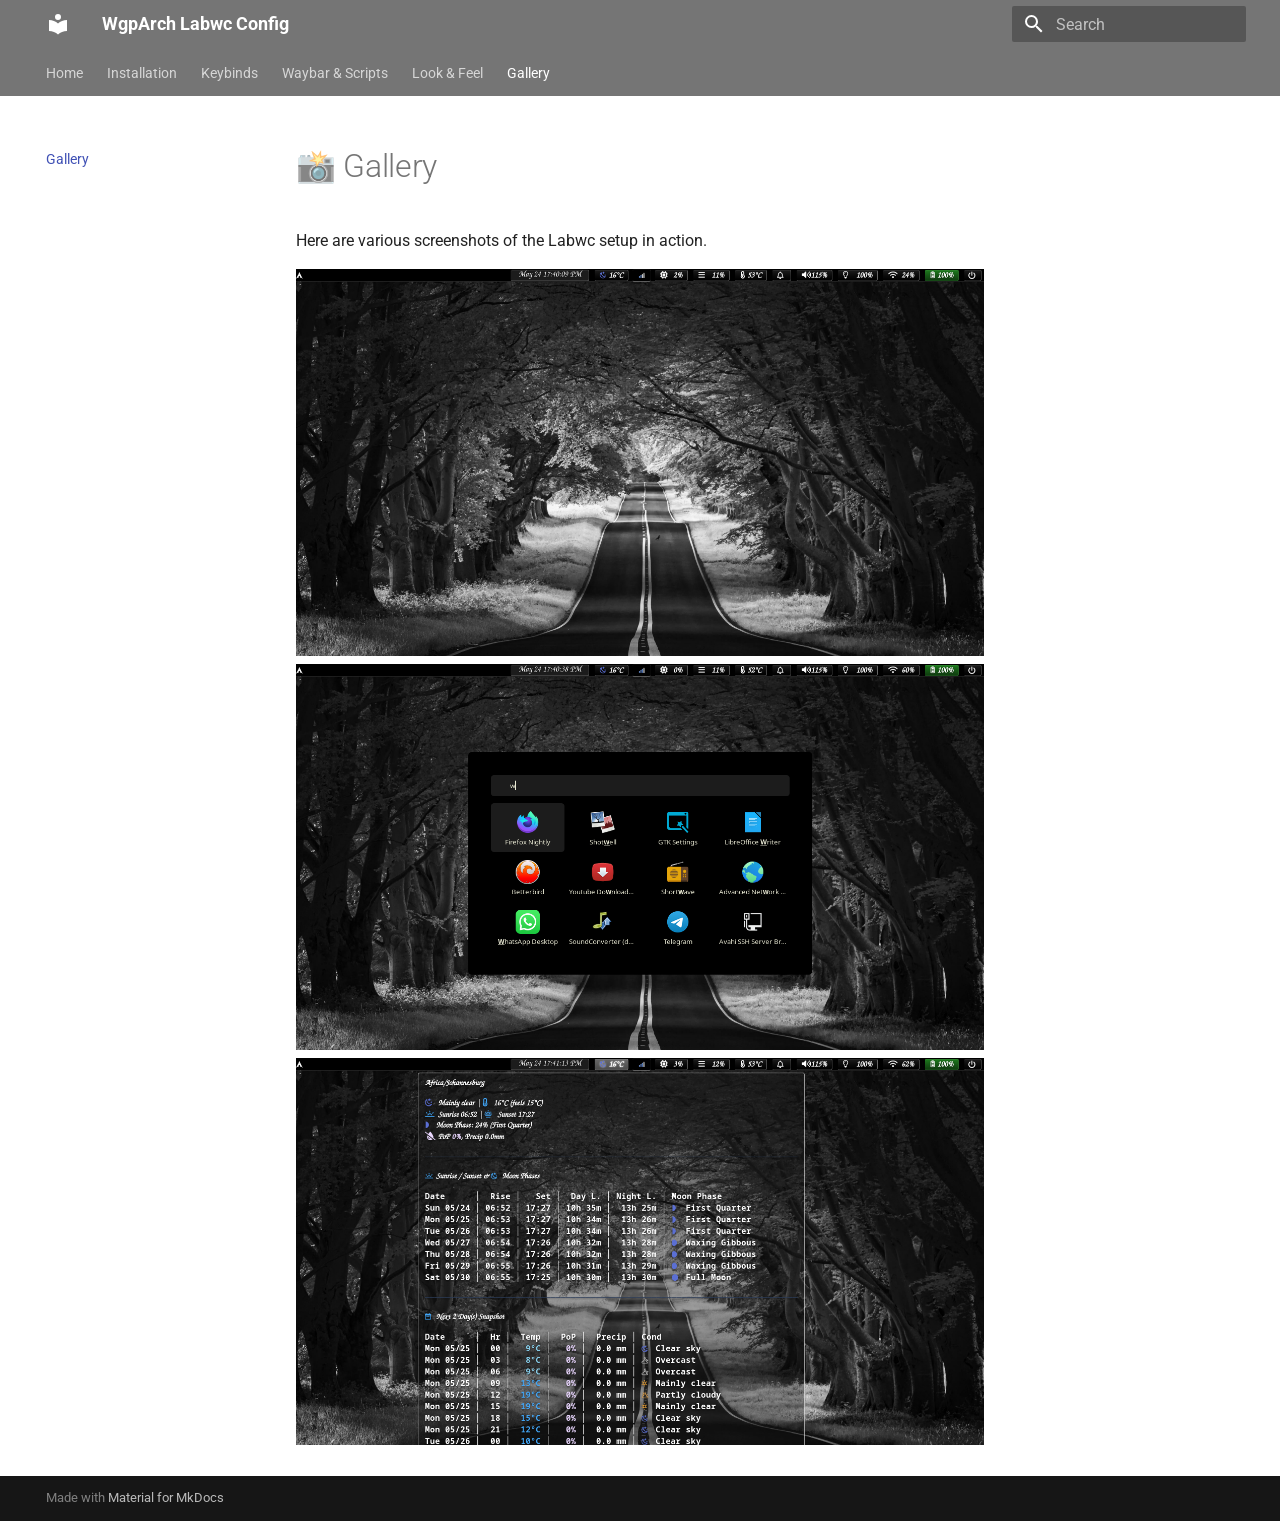
<file: gallery/index.html>
<!doctype html>
<html lang="en" class="no-js">
  <head>
    
      <meta charset="utf-8">
      <meta name="viewport" content="width=device-width,initial-scale=1">
      
      
      
        <link rel="canonical" href="https://wgparch.codeberg.page/labwc/gallery/">
      
      
        <link rel="prev" href="../theming/">
      
      
      
        
      
      
      <link rel="icon" href="../assets/images/favicon.png">
      <meta name="generator" content="mkdocs-1.6.1, mkdocs-material-9.7.6">
    
    
      
        <title>Gallery - WgpArch Labwc Config</title>
      
    
    
      <link rel="stylesheet" href="../assets/stylesheets/main.484c7ddc.min.css">
      
        
        <link rel="stylesheet" href="../assets/stylesheets/palette.ab4e12ef.min.css">
      
      


    
    
      
    
    
      
        
        
        <link rel="preconnect" href="https://fonts.gstatic.com" crossorigin>
        <link rel="stylesheet" href="https://fonts.googleapis.com/css?family=Roboto:300,300i,400,400i,700,700i%7CRoboto+Mono:400,400i,700,700i&display=fallback">
        <style>:root{--md-text-font:"Roboto";--md-code-font:"Roboto Mono"}</style>
      
    
    
    <script>__md_scope=new URL("..",location),__md_hash=e=>[...e].reduce(((e,_)=>(e<<5)-e+_.charCodeAt(0)),0),__md_get=(e,_=localStorage,t=__md_scope)=>JSON.parse(_.getItem(t.pathname+"."+e)),__md_set=(e,_,t=localStorage,a=__md_scope)=>{try{t.setItem(a.pathname+"."+e,JSON.stringify(_))}catch(e){}}</script>
    
      

    
    
  </head>
  
  
    
    
    
    
    
    <body dir="ltr" data-md-color-scheme="default" data-md-color-primary="grey" data-md-color-accent="indigo">
  
    
    <input class="md-toggle" data-md-toggle="drawer" type="checkbox" id="__drawer" autocomplete="off">
    <input class="md-toggle" data-md-toggle="search" type="checkbox" id="__search" autocomplete="off">
    <label class="md-overlay" for="__drawer"></label>
    <div data-md-component="skip">
      
        
        <a href="#gallery" class="md-skip">
          Skip to content
        </a>
      
    </div>
    <div data-md-component="announce">
      
    </div>
    
    
      

<header class="md-header" data-md-component="header">
  <nav class="md-header__inner md-grid" aria-label="Header">
    <a href=".." title="WgpArch Labwc Config" class="md-header__button md-logo" aria-label="WgpArch Labwc Config" data-md-component="logo">
      
  
  <svg xmlns="http://www.w3.org/2000/svg" viewBox="0 0 24 24"><path d="M12 8a3 3 0 0 0 3-3 3 3 0 0 0-3-3 3 3 0 0 0-3 3 3 3 0 0 0 3 3m0 3.54C9.64 9.35 6.5 8 3 8v11c3.5 0 6.64 1.35 9 3.54 2.36-2.19 5.5-3.54 9-3.54V8c-3.5 0-6.64 1.35-9 3.54"/></svg>

    </a>
    <label class="md-header__button md-icon" for="__drawer">
      
      <svg xmlns="http://www.w3.org/2000/svg" viewBox="0 0 24 24"><path d="M3 6h18v2H3zm0 5h18v2H3zm0 5h18v2H3z"/></svg>
    </label>
    <div class="md-header__title" data-md-component="header-title">
      <div class="md-header__ellipsis">
        <div class="md-header__topic">
          <span class="md-ellipsis">
            WgpArch Labwc Config
          </span>
        </div>
        <div class="md-header__topic" data-md-component="header-topic">
          <span class="md-ellipsis">
            
              Gallery
            
          </span>
        </div>
      </div>
    </div>
    
      
    
    
    
    
      
      
        <label class="md-header__button md-icon" for="__search">
          
          <svg xmlns="http://www.w3.org/2000/svg" viewBox="0 0 24 24"><path d="M9.5 3A6.5 6.5 0 0 1 16 9.5c0 1.61-.59 3.09-1.56 4.23l.27.27h.79l5 5-1.5 1.5-5-5v-.79l-.27-.27A6.52 6.52 0 0 1 9.5 16 6.5 6.5 0 0 1 3 9.5 6.5 6.5 0 0 1 9.5 3m0 2C7 5 5 7 5 9.5S7 14 9.5 14 14 12 14 9.5 12 5 9.5 5"/></svg>
        </label>
        <div class="md-search" data-md-component="search" role="dialog">
  <label class="md-search__overlay" for="__search"></label>
  <div class="md-search__inner" role="search">
    <form class="md-search__form" name="search">
      <input type="text" class="md-search__input" name="query" aria-label="Search" placeholder="Search" autocapitalize="off" autocorrect="off" autocomplete="off" spellcheck="false" data-md-component="search-query" required>
      <label class="md-search__icon md-icon" for="__search">
        
        <svg xmlns="http://www.w3.org/2000/svg" viewBox="0 0 24 24"><path d="M9.5 3A6.5 6.5 0 0 1 16 9.5c0 1.61-.59 3.09-1.56 4.23l.27.27h.79l5 5-1.5 1.5-5-5v-.79l-.27-.27A6.52 6.52 0 0 1 9.5 16 6.5 6.5 0 0 1 3 9.5 6.5 6.5 0 0 1 9.5 3m0 2C7 5 5 7 5 9.5S7 14 9.5 14 14 12 14 9.5 12 5 9.5 5"/></svg>
        
        <svg xmlns="http://www.w3.org/2000/svg" viewBox="0 0 24 24"><path d="M20 11v2H8l5.5 5.5-1.42 1.42L4.16 12l7.92-7.92L13.5 5.5 8 11z"/></svg>
      </label>
      <nav class="md-search__options" aria-label="Search">
        
        <button type="reset" class="md-search__icon md-icon" title="Clear" aria-label="Clear" tabindex="-1">
          
          <svg xmlns="http://www.w3.org/2000/svg" viewBox="0 0 24 24"><path d="M19 6.41 17.59 5 12 10.59 6.41 5 5 6.41 10.59 12 5 17.59 6.41 19 12 13.41 17.59 19 19 17.59 13.41 12z"/></svg>
        </button>
      </nav>
      
    </form>
    <div class="md-search__output">
      <div class="md-search__scrollwrap" tabindex="0" data-md-scrollfix>
        <div class="md-search-result" data-md-component="search-result">
          <div class="md-search-result__meta">
            Initializing search
          </div>
          <ol class="md-search-result__list" role="presentation"></ol>
        </div>
      </div>
    </div>
  </div>
</div>
      
    
    
  </nav>
  
</header>
    
    <div class="md-container" data-md-component="container">
      
      
        
          
            
<nav class="md-tabs" aria-label="Tabs" data-md-component="tabs">
  <div class="md-grid">
    <ul class="md-tabs__list">
      
        
  
  
  
  
    <li class="md-tabs__item">
      <a href=".." class="md-tabs__link">
        
  
  
    
  
  Home

      </a>
    </li>
  

      
        
  
  
  
  
    <li class="md-tabs__item">
      <a href="../installation/" class="md-tabs__link">
        
  
  
    
  
  Installation

      </a>
    </li>
  

      
        
  
  
  
  
    <li class="md-tabs__item">
      <a href="../keybinds/" class="md-tabs__link">
        
  
  
    
  
  Keybinds

      </a>
    </li>
  

      
        
  
  
  
  
    <li class="md-tabs__item">
      <a href="../waybar/" class="md-tabs__link">
        
  
  
    
  
  Waybar & Scripts

      </a>
    </li>
  

      
        
  
  
  
  
    <li class="md-tabs__item">
      <a href="../theming/" class="md-tabs__link">
        
  
  
    
  
  Look & Feel

      </a>
    </li>
  

      
        
  
  
  
    
  
  
    <li class="md-tabs__item md-tabs__item--active">
      <a href="./" class="md-tabs__link">
        
  
  
    
  
  Gallery

      </a>
    </li>
  

      
    </ul>
  </div>
</nav>
          
        
      
      <main class="md-main" data-md-component="main">
        <div class="md-main__inner md-grid">
          
            
              
              <div class="md-sidebar md-sidebar--primary" data-md-component="sidebar" data-md-type="navigation" >
                <div class="md-sidebar__scrollwrap">
                  <div class="md-sidebar__inner">
                    


  


<nav class="md-nav md-nav--primary md-nav--lifted" aria-label="Navigation" data-md-level="0">
  <label class="md-nav__title" for="__drawer">
    <a href=".." title="WgpArch Labwc Config" class="md-nav__button md-logo" aria-label="WgpArch Labwc Config" data-md-component="logo">
      
  
  <svg xmlns="http://www.w3.org/2000/svg" viewBox="0 0 24 24"><path d="M12 8a3 3 0 0 0 3-3 3 3 0 0 0-3-3 3 3 0 0 0-3 3 3 3 0 0 0 3 3m0 3.54C9.64 9.35 6.5 8 3 8v11c3.5 0 6.64 1.35 9 3.54 2.36-2.19 5.5-3.54 9-3.54V8c-3.5 0-6.64 1.35-9 3.54"/></svg>

    </a>
    WgpArch Labwc Config
  </label>
  
  <ul class="md-nav__list" data-md-scrollfix>
    
      
      
  
  
  
  
    <li class="md-nav__item">
      <a href=".." class="md-nav__link">
        
  
  
  <span class="md-ellipsis">
    
  
    Home
  

    
  </span>
  
  

      </a>
    </li>
  

    
      
      
  
  
  
  
    <li class="md-nav__item">
      <a href="../installation/" class="md-nav__link">
        
  
  
  <span class="md-ellipsis">
    
  
    Installation
  

    
  </span>
  
  

      </a>
    </li>
  

    
      
      
  
  
  
  
    <li class="md-nav__item">
      <a href="../keybinds/" class="md-nav__link">
        
  
  
  <span class="md-ellipsis">
    
  
    Keybinds
  

    
  </span>
  
  

      </a>
    </li>
  

    
      
      
  
  
  
  
    <li class="md-nav__item">
      <a href="../waybar/" class="md-nav__link">
        
  
  
  <span class="md-ellipsis">
    
  
    Waybar & Scripts
  

    
  </span>
  
  

      </a>
    </li>
  

    
      
      
  
  
  
  
    <li class="md-nav__item">
      <a href="../theming/" class="md-nav__link">
        
  
  
  <span class="md-ellipsis">
    
  
    Look & Feel
  

    
  </span>
  
  

      </a>
    </li>
  

    
      
      
  
  
    
  
  
  
    <li class="md-nav__item md-nav__item--active">
      
      <input class="md-nav__toggle md-toggle" type="checkbox" id="__toc">
      
      
        
      
      
      <a href="./" class="md-nav__link md-nav__link--active">
        
  
  
  <span class="md-ellipsis">
    
  
    Gallery
  

    
  </span>
  
  

      </a>
      
    </li>
  

    
  </ul>
</nav>
                  </div>
                </div>
              </div>
            
            
              
              <div class="md-sidebar md-sidebar--secondary" data-md-component="sidebar" data-md-type="toc" >
                <div class="md-sidebar__scrollwrap">
                  <div class="md-sidebar__inner">
                    

<nav class="md-nav md-nav--secondary" aria-label="Table of contents">
  
  
  
    
  
  
</nav>
                  </div>
                </div>
              </div>
            
          
          
            <div class="md-content" data-md-component="content">
              
              <article class="md-content__inner md-typeset">
                
                  



<h1 id="gallery">📸 Gallery</h1>
<p>Here are various screenshots of the Labwc setup in action.</p>
<p><img alt="Screenshot 1" src="../screenshots/labwc_screenshot_2026-05-24_17-40-09.jpg" />
<img alt="Screenshot 2" src="../screenshots/labwc_screenshot_2026-05-24_17-40-38.jpg" />
<img alt="Screenshot 3" src="../screenshots/labwc_screenshot_2026-05-24_17-41-13.jpg" /></p>












                
              </article>
            </div>
          
          
<script>var target=document.getElementById(location.hash.slice(1));target&&target.name&&(target.checked=target.name.startsWith("__tabbed_"))</script>
        </div>
        
      </main>
      
        <footer class="md-footer">
  
  <div class="md-footer-meta md-typeset">
    <div class="md-footer-meta__inner md-grid">
      <div class="md-copyright">
  
  
    Made with
    <a href="https://squidfunk.github.io/mkdocs-material/" target="_blank" rel="noopener">
      Material for MkDocs
    </a>
  
</div>
      
    </div>
  </div>
</footer>
      
    </div>
    <div class="md-dialog" data-md-component="dialog">
      <div class="md-dialog__inner md-typeset"></div>
    </div>
    
    
    
      
      
      <script id="__config" type="application/json">{"annotate": null, "base": "..", "features": ["navigation.tabs", "navigation.expand"], "search": "../assets/javascripts/workers/search.2c215733.min.js", "tags": null, "translations": {"clipboard.copied": "Copied to clipboard", "clipboard.copy": "Copy to clipboard", "search.result.more.one": "1 more on this page", "search.result.more.other": "# more on this page", "search.result.none": "No matching documents", "search.result.one": "1 matching document", "search.result.other": "# matching documents", "search.result.placeholder": "Type to start searching", "search.result.term.missing": "Missing", "select.version": "Select version"}, "version": null}</script>
    
    
      <script src="../assets/javascripts/bundle.79ae519e.min.js"></script>
      
    
  </body>
</html>
</file>
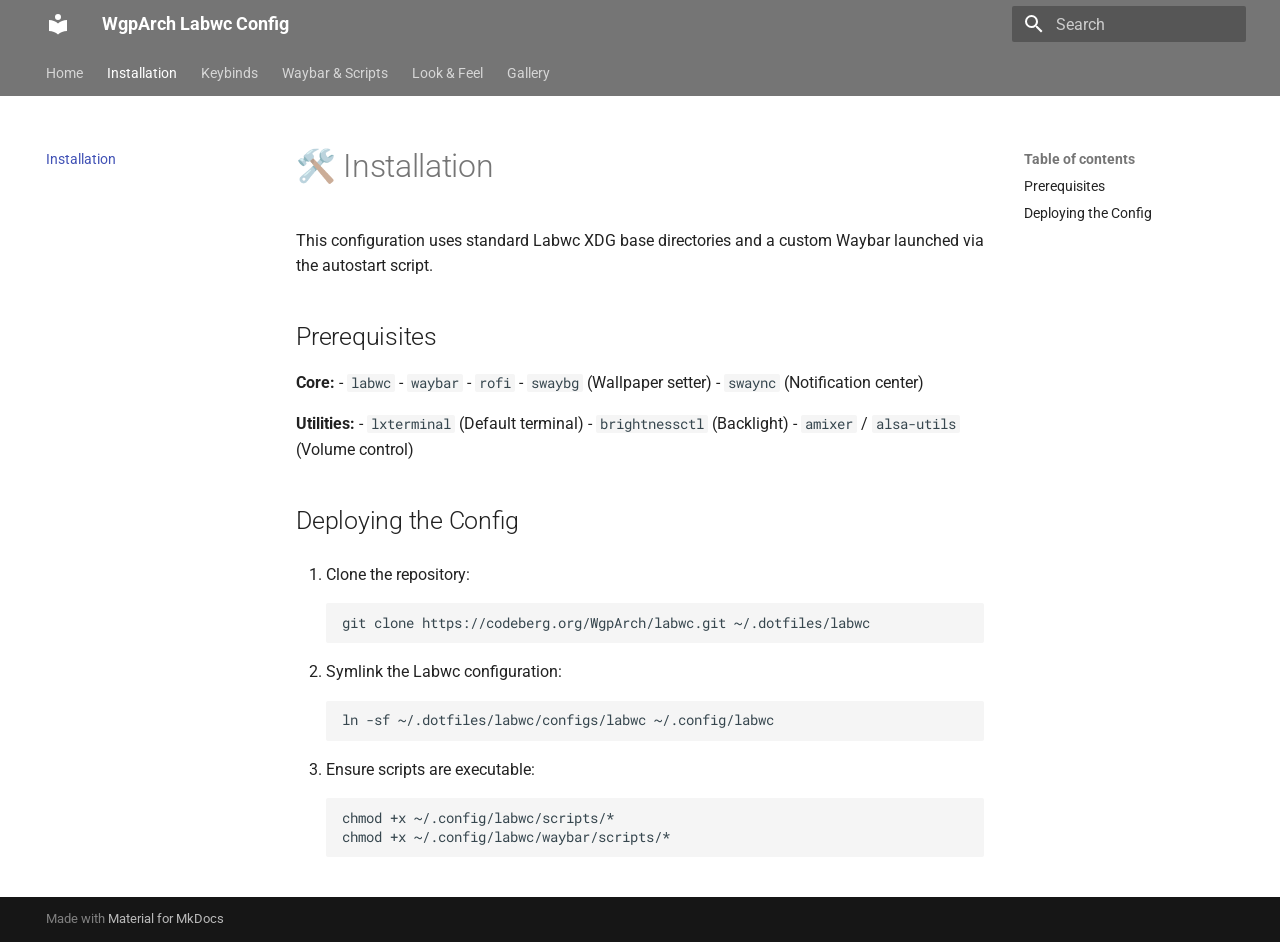
<file: installation/index.html>
<!doctype html>
<html lang="en" class="no-js">
  <head>
    
      <meta charset="utf-8">
      <meta name="viewport" content="width=device-width,initial-scale=1">
      
      
      
        <link rel="canonical" href="https://wgparch.codeberg.page/labwc/installation/">
      
      
        <link rel="prev" href="..">
      
      
        <link rel="next" href="../keybinds/">
      
      
        
      
      
      <link rel="icon" href="../assets/images/favicon.png">
      <meta name="generator" content="mkdocs-1.6.1, mkdocs-material-9.7.6">
    
    
      
        <title>Installation - WgpArch Labwc Config</title>
      
    
    
      <link rel="stylesheet" href="../assets/stylesheets/main.484c7ddc.min.css">
      
        
        <link rel="stylesheet" href="../assets/stylesheets/palette.ab4e12ef.min.css">
      
      


    
    
      
    
    
      
        
        
        <link rel="preconnect" href="https://fonts.gstatic.com" crossorigin>
        <link rel="stylesheet" href="https://fonts.googleapis.com/css?family=Roboto:300,300i,400,400i,700,700i%7CRoboto+Mono:400,400i,700,700i&display=fallback">
        <style>:root{--md-text-font:"Roboto";--md-code-font:"Roboto Mono"}</style>
      
    
    
    <script>__md_scope=new URL("..",location),__md_hash=e=>[...e].reduce(((e,_)=>(e<<5)-e+_.charCodeAt(0)),0),__md_get=(e,_=localStorage,t=__md_scope)=>JSON.parse(_.getItem(t.pathname+"."+e)),__md_set=(e,_,t=localStorage,a=__md_scope)=>{try{t.setItem(a.pathname+"."+e,JSON.stringify(_))}catch(e){}}</script>
    
      

    
    
  </head>
  
  
    
    
    
    
    
    <body dir="ltr" data-md-color-scheme="default" data-md-color-primary="grey" data-md-color-accent="indigo">
  
    
    <input class="md-toggle" data-md-toggle="drawer" type="checkbox" id="__drawer" autocomplete="off">
    <input class="md-toggle" data-md-toggle="search" type="checkbox" id="__search" autocomplete="off">
    <label class="md-overlay" for="__drawer"></label>
    <div data-md-component="skip">
      
        
        <a href="#installation" class="md-skip">
          Skip to content
        </a>
      
    </div>
    <div data-md-component="announce">
      
    </div>
    
    
      

<header class="md-header" data-md-component="header">
  <nav class="md-header__inner md-grid" aria-label="Header">
    <a href=".." title="WgpArch Labwc Config" class="md-header__button md-logo" aria-label="WgpArch Labwc Config" data-md-component="logo">
      
  
  <svg xmlns="http://www.w3.org/2000/svg" viewBox="0 0 24 24"><path d="M12 8a3 3 0 0 0 3-3 3 3 0 0 0-3-3 3 3 0 0 0-3 3 3 3 0 0 0 3 3m0 3.54C9.64 9.35 6.5 8 3 8v11c3.5 0 6.64 1.35 9 3.54 2.36-2.19 5.5-3.54 9-3.54V8c-3.5 0-6.64 1.35-9 3.54"/></svg>

    </a>
    <label class="md-header__button md-icon" for="__drawer">
      
      <svg xmlns="http://www.w3.org/2000/svg" viewBox="0 0 24 24"><path d="M3 6h18v2H3zm0 5h18v2H3zm0 5h18v2H3z"/></svg>
    </label>
    <div class="md-header__title" data-md-component="header-title">
      <div class="md-header__ellipsis">
        <div class="md-header__topic">
          <span class="md-ellipsis">
            WgpArch Labwc Config
          </span>
        </div>
        <div class="md-header__topic" data-md-component="header-topic">
          <span class="md-ellipsis">
            
              Installation
            
          </span>
        </div>
      </div>
    </div>
    
      
    
    
    
    
      
      
        <label class="md-header__button md-icon" for="__search">
          
          <svg xmlns="http://www.w3.org/2000/svg" viewBox="0 0 24 24"><path d="M9.5 3A6.5 6.5 0 0 1 16 9.5c0 1.61-.59 3.09-1.56 4.23l.27.27h.79l5 5-1.5 1.5-5-5v-.79l-.27-.27A6.52 6.52 0 0 1 9.5 16 6.5 6.5 0 0 1 3 9.5 6.5 6.5 0 0 1 9.5 3m0 2C7 5 5 7 5 9.5S7 14 9.5 14 14 12 14 9.5 12 5 9.5 5"/></svg>
        </label>
        <div class="md-search" data-md-component="search" role="dialog">
  <label class="md-search__overlay" for="__search"></label>
  <div class="md-search__inner" role="search">
    <form class="md-search__form" name="search">
      <input type="text" class="md-search__input" name="query" aria-label="Search" placeholder="Search" autocapitalize="off" autocorrect="off" autocomplete="off" spellcheck="false" data-md-component="search-query" required>
      <label class="md-search__icon md-icon" for="__search">
        
        <svg xmlns="http://www.w3.org/2000/svg" viewBox="0 0 24 24"><path d="M9.5 3A6.5 6.5 0 0 1 16 9.5c0 1.61-.59 3.09-1.56 4.23l.27.27h.79l5 5-1.5 1.5-5-5v-.79l-.27-.27A6.52 6.52 0 0 1 9.5 16 6.5 6.5 0 0 1 3 9.5 6.5 6.5 0 0 1 9.5 3m0 2C7 5 5 7 5 9.5S7 14 9.5 14 14 12 14 9.5 12 5 9.5 5"/></svg>
        
        <svg xmlns="http://www.w3.org/2000/svg" viewBox="0 0 24 24"><path d="M20 11v2H8l5.5 5.5-1.42 1.42L4.16 12l7.92-7.92L13.5 5.5 8 11z"/></svg>
      </label>
      <nav class="md-search__options" aria-label="Search">
        
        <button type="reset" class="md-search__icon md-icon" title="Clear" aria-label="Clear" tabindex="-1">
          
          <svg xmlns="http://www.w3.org/2000/svg" viewBox="0 0 24 24"><path d="M19 6.41 17.59 5 12 10.59 6.41 5 5 6.41 10.59 12 5 17.59 6.41 19 12 13.41 17.59 19 19 17.59 13.41 12z"/></svg>
        </button>
      </nav>
      
    </form>
    <div class="md-search__output">
      <div class="md-search__scrollwrap" tabindex="0" data-md-scrollfix>
        <div class="md-search-result" data-md-component="search-result">
          <div class="md-search-result__meta">
            Initializing search
          </div>
          <ol class="md-search-result__list" role="presentation"></ol>
        </div>
      </div>
    </div>
  </div>
</div>
      
    
    
  </nav>
  
</header>
    
    <div class="md-container" data-md-component="container">
      
      
        
          
            
<nav class="md-tabs" aria-label="Tabs" data-md-component="tabs">
  <div class="md-grid">
    <ul class="md-tabs__list">
      
        
  
  
  
  
    <li class="md-tabs__item">
      <a href=".." class="md-tabs__link">
        
  
  
    
  
  Home

      </a>
    </li>
  

      
        
  
  
  
    
  
  
    <li class="md-tabs__item md-tabs__item--active">
      <a href="./" class="md-tabs__link">
        
  
  
    
  
  Installation

      </a>
    </li>
  

      
        
  
  
  
  
    <li class="md-tabs__item">
      <a href="../keybinds/" class="md-tabs__link">
        
  
  
    
  
  Keybinds

      </a>
    </li>
  

      
        
  
  
  
  
    <li class="md-tabs__item">
      <a href="../waybar/" class="md-tabs__link">
        
  
  
    
  
  Waybar & Scripts

      </a>
    </li>
  

      
        
  
  
  
  
    <li class="md-tabs__item">
      <a href="../theming/" class="md-tabs__link">
        
  
  
    
  
  Look & Feel

      </a>
    </li>
  

      
        
  
  
  
  
    <li class="md-tabs__item">
      <a href="../gallery/" class="md-tabs__link">
        
  
  
    
  
  Gallery

      </a>
    </li>
  

      
    </ul>
  </div>
</nav>
          
        
      
      <main class="md-main" data-md-component="main">
        <div class="md-main__inner md-grid">
          
            
              
              <div class="md-sidebar md-sidebar--primary" data-md-component="sidebar" data-md-type="navigation" >
                <div class="md-sidebar__scrollwrap">
                  <div class="md-sidebar__inner">
                    


  


<nav class="md-nav md-nav--primary md-nav--lifted" aria-label="Navigation" data-md-level="0">
  <label class="md-nav__title" for="__drawer">
    <a href=".." title="WgpArch Labwc Config" class="md-nav__button md-logo" aria-label="WgpArch Labwc Config" data-md-component="logo">
      
  
  <svg xmlns="http://www.w3.org/2000/svg" viewBox="0 0 24 24"><path d="M12 8a3 3 0 0 0 3-3 3 3 0 0 0-3-3 3 3 0 0 0-3 3 3 3 0 0 0 3 3m0 3.54C9.64 9.35 6.5 8 3 8v11c3.5 0 6.64 1.35 9 3.54 2.36-2.19 5.5-3.54 9-3.54V8c-3.5 0-6.64 1.35-9 3.54"/></svg>

    </a>
    WgpArch Labwc Config
  </label>
  
  <ul class="md-nav__list" data-md-scrollfix>
    
      
      
  
  
  
  
    <li class="md-nav__item">
      <a href=".." class="md-nav__link">
        
  
  
  <span class="md-ellipsis">
    
  
    Home
  

    
  </span>
  
  

      </a>
    </li>
  

    
      
      
  
  
    
  
  
  
    <li class="md-nav__item md-nav__item--active">
      
      <input class="md-nav__toggle md-toggle" type="checkbox" id="__toc">
      
      
        
      
      
        <label class="md-nav__link md-nav__link--active" for="__toc">
          
  
  
  <span class="md-ellipsis">
    
  
    Installation
  

    
  </span>
  
  

          <span class="md-nav__icon md-icon"></span>
        </label>
      
      <a href="./" class="md-nav__link md-nav__link--active">
        
  
  
  <span class="md-ellipsis">
    
  
    Installation
  

    
  </span>
  
  

      </a>
      
        

<nav class="md-nav md-nav--secondary" aria-label="Table of contents">
  
  
  
    
  
  
    <label class="md-nav__title" for="__toc">
      <span class="md-nav__icon md-icon"></span>
      Table of contents
    </label>
    <ul class="md-nav__list" data-md-component="toc" data-md-scrollfix>
      
        <li class="md-nav__item">
  <a href="#prerequisites" class="md-nav__link">
    <span class="md-ellipsis">
      
        Prerequisites
      
    </span>
  </a>
  
</li>
      
        <li class="md-nav__item">
  <a href="#deploying-the-config" class="md-nav__link">
    <span class="md-ellipsis">
      
        Deploying the Config
      
    </span>
  </a>
  
</li>
      
    </ul>
  
</nav>
      
    </li>
  

    
      
      
  
  
  
  
    <li class="md-nav__item">
      <a href="../keybinds/" class="md-nav__link">
        
  
  
  <span class="md-ellipsis">
    
  
    Keybinds
  

    
  </span>
  
  

      </a>
    </li>
  

    
      
      
  
  
  
  
    <li class="md-nav__item">
      <a href="../waybar/" class="md-nav__link">
        
  
  
  <span class="md-ellipsis">
    
  
    Waybar & Scripts
  

    
  </span>
  
  

      </a>
    </li>
  

    
      
      
  
  
  
  
    <li class="md-nav__item">
      <a href="../theming/" class="md-nav__link">
        
  
  
  <span class="md-ellipsis">
    
  
    Look & Feel
  

    
  </span>
  
  

      </a>
    </li>
  

    
      
      
  
  
  
  
    <li class="md-nav__item">
      <a href="../gallery/" class="md-nav__link">
        
  
  
  <span class="md-ellipsis">
    
  
    Gallery
  

    
  </span>
  
  

      </a>
    </li>
  

    
  </ul>
</nav>
                  </div>
                </div>
              </div>
            
            
              
              <div class="md-sidebar md-sidebar--secondary" data-md-component="sidebar" data-md-type="toc" >
                <div class="md-sidebar__scrollwrap">
                  <div class="md-sidebar__inner">
                    

<nav class="md-nav md-nav--secondary" aria-label="Table of contents">
  
  
  
    
  
  
    <label class="md-nav__title" for="__toc">
      <span class="md-nav__icon md-icon"></span>
      Table of contents
    </label>
    <ul class="md-nav__list" data-md-component="toc" data-md-scrollfix>
      
        <li class="md-nav__item">
  <a href="#prerequisites" class="md-nav__link">
    <span class="md-ellipsis">
      
        Prerequisites
      
    </span>
  </a>
  
</li>
      
        <li class="md-nav__item">
  <a href="#deploying-the-config" class="md-nav__link">
    <span class="md-ellipsis">
      
        Deploying the Config
      
    </span>
  </a>
  
</li>
      
    </ul>
  
</nav>
                  </div>
                </div>
              </div>
            
          
          
            <div class="md-content" data-md-component="content">
              
              <article class="md-content__inner md-typeset">
                
                  



<h1 id="installation">🛠️ Installation</h1>
<p>This configuration uses standard Labwc XDG base directories and a custom Waybar launched via the autostart script.</p>
<h2 id="prerequisites">Prerequisites</h2>
<p><strong>Core:</strong>
- <code>labwc</code>
- <code>waybar</code>
- <code>rofi</code>
- <code>swaybg</code> (Wallpaper setter)
- <code>swaync</code> (Notification center)</p>
<p><strong>Utilities:</strong>
- <code>lxterminal</code> (Default terminal)
- <code>brightnessctl</code> (Backlight)
- <code>amixer</code> / <code>alsa-utils</code> (Volume control)</p>
<h2 id="deploying-the-config">Deploying the Config</h2>
<ol>
<li>
<p>Clone the repository:</p>
<pre><code>git clone https://codeberg.org/WgpArch/labwc.git ~/.dotfiles/labwc
</code></pre>
</li>
<li>
<p>Symlink the Labwc configuration:</p>
<pre><code>ln -sf ~/.dotfiles/labwc/configs/labwc ~/.config/labwc
</code></pre>
</li>
<li>
<p>Ensure scripts are executable:</p>
<pre><code>chmod +x ~/.config/labwc/scripts/*
chmod +x ~/.config/labwc/waybar/scripts/*
</code></pre>
</li>
</ol>












                
              </article>
            </div>
          
          
<script>var target=document.getElementById(location.hash.slice(1));target&&target.name&&(target.checked=target.name.startsWith("__tabbed_"))</script>
        </div>
        
      </main>
      
        <footer class="md-footer">
  
  <div class="md-footer-meta md-typeset">
    <div class="md-footer-meta__inner md-grid">
      <div class="md-copyright">
  
  
    Made with
    <a href="https://squidfunk.github.io/mkdocs-material/" target="_blank" rel="noopener">
      Material for MkDocs
    </a>
  
</div>
      
    </div>
  </div>
</footer>
      
    </div>
    <div class="md-dialog" data-md-component="dialog">
      <div class="md-dialog__inner md-typeset"></div>
    </div>
    
    
    
      
      
      <script id="__config" type="application/json">{"annotate": null, "base": "..", "features": ["navigation.tabs", "navigation.expand"], "search": "../assets/javascripts/workers/search.2c215733.min.js", "tags": null, "translations": {"clipboard.copied": "Copied to clipboard", "clipboard.copy": "Copy to clipboard", "search.result.more.one": "1 more on this page", "search.result.more.other": "# more on this page", "search.result.none": "No matching documents", "search.result.one": "1 matching document", "search.result.other": "# matching documents", "search.result.placeholder": "Type to start searching", "search.result.term.missing": "Missing", "select.version": "Select version"}, "version": null}</script>
    
    
      <script src="../assets/javascripts/bundle.79ae519e.min.js"></script>
      
    
  </body>
</html>
</file>
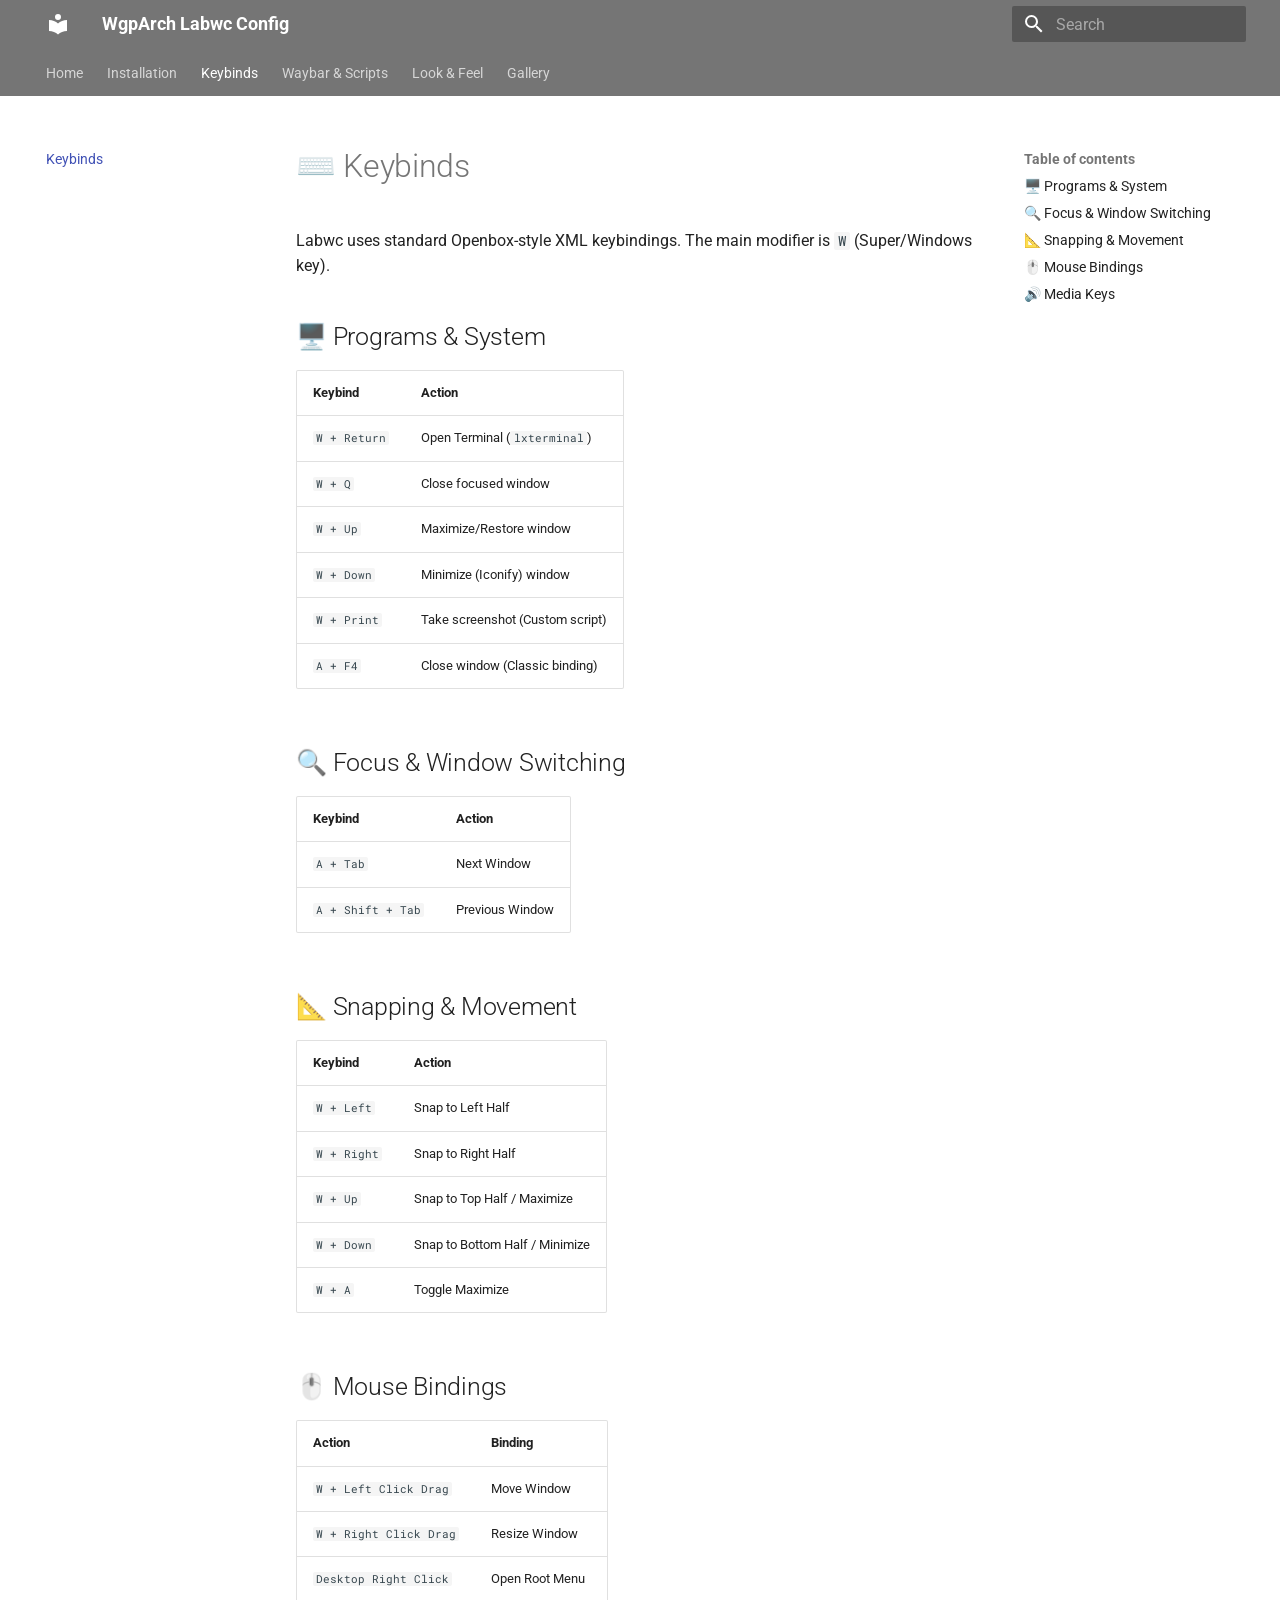
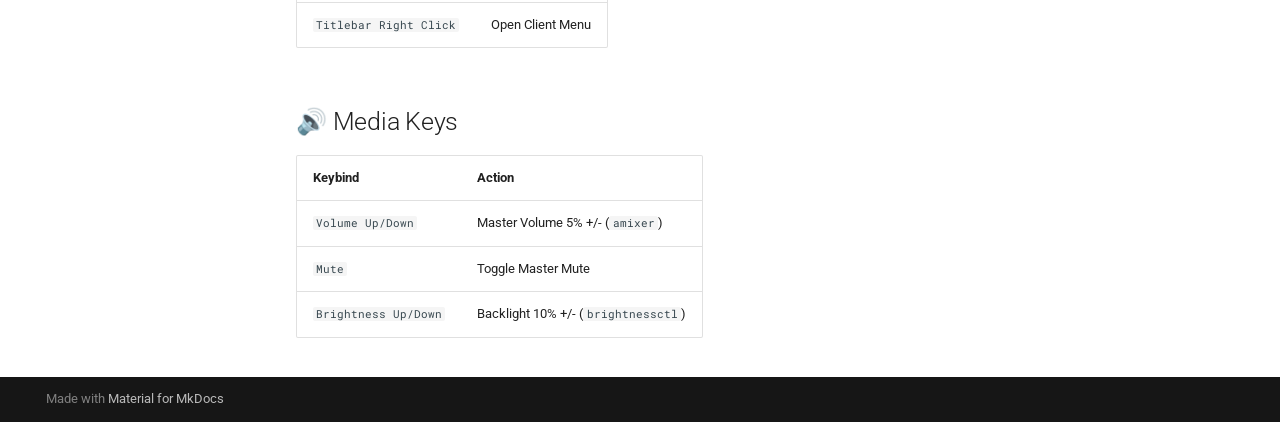
<file: keybinds/index.html>
<!doctype html>
<html lang="en" class="no-js">
  <head>
    
      <meta charset="utf-8">
      <meta name="viewport" content="width=device-width,initial-scale=1">
      
      
      
        <link rel="canonical" href="https://wgparch.codeberg.page/labwc/keybinds/">
      
      
        <link rel="prev" href="../installation/">
      
      
        <link rel="next" href="../waybar/">
      
      
        
      
      
      <link rel="icon" href="../assets/images/favicon.png">
      <meta name="generator" content="mkdocs-1.6.1, mkdocs-material-9.7.6">
    
    
      
        <title>Keybinds - WgpArch Labwc Config</title>
      
    
    
      <link rel="stylesheet" href="../assets/stylesheets/main.484c7ddc.min.css">
      
        
        <link rel="stylesheet" href="../assets/stylesheets/palette.ab4e12ef.min.css">
      
      


    
    
      
    
    
      
        
        
        <link rel="preconnect" href="https://fonts.gstatic.com" crossorigin>
        <link rel="stylesheet" href="https://fonts.googleapis.com/css?family=Roboto:300,300i,400,400i,700,700i%7CRoboto+Mono:400,400i,700,700i&display=fallback">
        <style>:root{--md-text-font:"Roboto";--md-code-font:"Roboto Mono"}</style>
      
    
    
    <script>__md_scope=new URL("..",location),__md_hash=e=>[...e].reduce(((e,_)=>(e<<5)-e+_.charCodeAt(0)),0),__md_get=(e,_=localStorage,t=__md_scope)=>JSON.parse(_.getItem(t.pathname+"."+e)),__md_set=(e,_,t=localStorage,a=__md_scope)=>{try{t.setItem(a.pathname+"."+e,JSON.stringify(_))}catch(e){}}</script>
    
      

    
    
  </head>
  
  
    
    
    
    
    
    <body dir="ltr" data-md-color-scheme="default" data-md-color-primary="grey" data-md-color-accent="indigo">
  
    
    <input class="md-toggle" data-md-toggle="drawer" type="checkbox" id="__drawer" autocomplete="off">
    <input class="md-toggle" data-md-toggle="search" type="checkbox" id="__search" autocomplete="off">
    <label class="md-overlay" for="__drawer"></label>
    <div data-md-component="skip">
      
        
        <a href="#keybinds" class="md-skip">
          Skip to content
        </a>
      
    </div>
    <div data-md-component="announce">
      
    </div>
    
    
      

<header class="md-header" data-md-component="header">
  <nav class="md-header__inner md-grid" aria-label="Header">
    <a href=".." title="WgpArch Labwc Config" class="md-header__button md-logo" aria-label="WgpArch Labwc Config" data-md-component="logo">
      
  
  <svg xmlns="http://www.w3.org/2000/svg" viewBox="0 0 24 24"><path d="M12 8a3 3 0 0 0 3-3 3 3 0 0 0-3-3 3 3 0 0 0-3 3 3 3 0 0 0 3 3m0 3.54C9.64 9.35 6.5 8 3 8v11c3.5 0 6.64 1.35 9 3.54 2.36-2.19 5.5-3.54 9-3.54V8c-3.5 0-6.64 1.35-9 3.54"/></svg>

    </a>
    <label class="md-header__button md-icon" for="__drawer">
      
      <svg xmlns="http://www.w3.org/2000/svg" viewBox="0 0 24 24"><path d="M3 6h18v2H3zm0 5h18v2H3zm0 5h18v2H3z"/></svg>
    </label>
    <div class="md-header__title" data-md-component="header-title">
      <div class="md-header__ellipsis">
        <div class="md-header__topic">
          <span class="md-ellipsis">
            WgpArch Labwc Config
          </span>
        </div>
        <div class="md-header__topic" data-md-component="header-topic">
          <span class="md-ellipsis">
            
              Keybinds
            
          </span>
        </div>
      </div>
    </div>
    
      
    
    
    
    
      
      
        <label class="md-header__button md-icon" for="__search">
          
          <svg xmlns="http://www.w3.org/2000/svg" viewBox="0 0 24 24"><path d="M9.5 3A6.5 6.5 0 0 1 16 9.5c0 1.61-.59 3.09-1.56 4.23l.27.27h.79l5 5-1.5 1.5-5-5v-.79l-.27-.27A6.52 6.52 0 0 1 9.5 16 6.5 6.5 0 0 1 3 9.5 6.5 6.5 0 0 1 9.5 3m0 2C7 5 5 7 5 9.5S7 14 9.5 14 14 12 14 9.5 12 5 9.5 5"/></svg>
        </label>
        <div class="md-search" data-md-component="search" role="dialog">
  <label class="md-search__overlay" for="__search"></label>
  <div class="md-search__inner" role="search">
    <form class="md-search__form" name="search">
      <input type="text" class="md-search__input" name="query" aria-label="Search" placeholder="Search" autocapitalize="off" autocorrect="off" autocomplete="off" spellcheck="false" data-md-component="search-query" required>
      <label class="md-search__icon md-icon" for="__search">
        
        <svg xmlns="http://www.w3.org/2000/svg" viewBox="0 0 24 24"><path d="M9.5 3A6.5 6.5 0 0 1 16 9.5c0 1.61-.59 3.09-1.56 4.23l.27.27h.79l5 5-1.5 1.5-5-5v-.79l-.27-.27A6.52 6.52 0 0 1 9.5 16 6.5 6.5 0 0 1 3 9.5 6.5 6.5 0 0 1 9.5 3m0 2C7 5 5 7 5 9.5S7 14 9.5 14 14 12 14 9.5 12 5 9.5 5"/></svg>
        
        <svg xmlns="http://www.w3.org/2000/svg" viewBox="0 0 24 24"><path d="M20 11v2H8l5.5 5.5-1.42 1.42L4.16 12l7.92-7.92L13.5 5.5 8 11z"/></svg>
      </label>
      <nav class="md-search__options" aria-label="Search">
        
        <button type="reset" class="md-search__icon md-icon" title="Clear" aria-label="Clear" tabindex="-1">
          
          <svg xmlns="http://www.w3.org/2000/svg" viewBox="0 0 24 24"><path d="M19 6.41 17.59 5 12 10.59 6.41 5 5 6.41 10.59 12 5 17.59 6.41 19 12 13.41 17.59 19 19 17.59 13.41 12z"/></svg>
        </button>
      </nav>
      
    </form>
    <div class="md-search__output">
      <div class="md-search__scrollwrap" tabindex="0" data-md-scrollfix>
        <div class="md-search-result" data-md-component="search-result">
          <div class="md-search-result__meta">
            Initializing search
          </div>
          <ol class="md-search-result__list" role="presentation"></ol>
        </div>
      </div>
    </div>
  </div>
</div>
      
    
    
  </nav>
  
</header>
    
    <div class="md-container" data-md-component="container">
      
      
        
          
            
<nav class="md-tabs" aria-label="Tabs" data-md-component="tabs">
  <div class="md-grid">
    <ul class="md-tabs__list">
      
        
  
  
  
  
    <li class="md-tabs__item">
      <a href=".." class="md-tabs__link">
        
  
  
    
  
  Home

      </a>
    </li>
  

      
        
  
  
  
  
    <li class="md-tabs__item">
      <a href="../installation/" class="md-tabs__link">
        
  
  
    
  
  Installation

      </a>
    </li>
  

      
        
  
  
  
    
  
  
    <li class="md-tabs__item md-tabs__item--active">
      <a href="./" class="md-tabs__link">
        
  
  
    
  
  Keybinds

      </a>
    </li>
  

      
        
  
  
  
  
    <li class="md-tabs__item">
      <a href="../waybar/" class="md-tabs__link">
        
  
  
    
  
  Waybar & Scripts

      </a>
    </li>
  

      
        
  
  
  
  
    <li class="md-tabs__item">
      <a href="../theming/" class="md-tabs__link">
        
  
  
    
  
  Look & Feel

      </a>
    </li>
  

      
        
  
  
  
  
    <li class="md-tabs__item">
      <a href="../gallery/" class="md-tabs__link">
        
  
  
    
  
  Gallery

      </a>
    </li>
  

      
    </ul>
  </div>
</nav>
          
        
      
      <main class="md-main" data-md-component="main">
        <div class="md-main__inner md-grid">
          
            
              
              <div class="md-sidebar md-sidebar--primary" data-md-component="sidebar" data-md-type="navigation" >
                <div class="md-sidebar__scrollwrap">
                  <div class="md-sidebar__inner">
                    


  


<nav class="md-nav md-nav--primary md-nav--lifted" aria-label="Navigation" data-md-level="0">
  <label class="md-nav__title" for="__drawer">
    <a href=".." title="WgpArch Labwc Config" class="md-nav__button md-logo" aria-label="WgpArch Labwc Config" data-md-component="logo">
      
  
  <svg xmlns="http://www.w3.org/2000/svg" viewBox="0 0 24 24"><path d="M12 8a3 3 0 0 0 3-3 3 3 0 0 0-3-3 3 3 0 0 0-3 3 3 3 0 0 0 3 3m0 3.54C9.64 9.35 6.5 8 3 8v11c3.5 0 6.64 1.35 9 3.54 2.36-2.19 5.5-3.54 9-3.54V8c-3.5 0-6.64 1.35-9 3.54"/></svg>

    </a>
    WgpArch Labwc Config
  </label>
  
  <ul class="md-nav__list" data-md-scrollfix>
    
      
      
  
  
  
  
    <li class="md-nav__item">
      <a href=".." class="md-nav__link">
        
  
  
  <span class="md-ellipsis">
    
  
    Home
  

    
  </span>
  
  

      </a>
    </li>
  

    
      
      
  
  
  
  
    <li class="md-nav__item">
      <a href="../installation/" class="md-nav__link">
        
  
  
  <span class="md-ellipsis">
    
  
    Installation
  

    
  </span>
  
  

      </a>
    </li>
  

    
      
      
  
  
    
  
  
  
    <li class="md-nav__item md-nav__item--active">
      
      <input class="md-nav__toggle md-toggle" type="checkbox" id="__toc">
      
      
        
      
      
        <label class="md-nav__link md-nav__link--active" for="__toc">
          
  
  
  <span class="md-ellipsis">
    
  
    Keybinds
  

    
  </span>
  
  

          <span class="md-nav__icon md-icon"></span>
        </label>
      
      <a href="./" class="md-nav__link md-nav__link--active">
        
  
  
  <span class="md-ellipsis">
    
  
    Keybinds
  

    
  </span>
  
  

      </a>
      
        

<nav class="md-nav md-nav--secondary" aria-label="Table of contents">
  
  
  
    
  
  
    <label class="md-nav__title" for="__toc">
      <span class="md-nav__icon md-icon"></span>
      Table of contents
    </label>
    <ul class="md-nav__list" data-md-component="toc" data-md-scrollfix>
      
        <li class="md-nav__item">
  <a href="#programs-system" class="md-nav__link">
    <span class="md-ellipsis">
      
        🖥️ Programs &amp; System
      
    </span>
  </a>
  
</li>
      
        <li class="md-nav__item">
  <a href="#focus-window-switching" class="md-nav__link">
    <span class="md-ellipsis">
      
        🔍 Focus &amp; Window Switching
      
    </span>
  </a>
  
</li>
      
        <li class="md-nav__item">
  <a href="#snapping-movement" class="md-nav__link">
    <span class="md-ellipsis">
      
        📐 Snapping &amp; Movement
      
    </span>
  </a>
  
</li>
      
        <li class="md-nav__item">
  <a href="#mouse-bindings" class="md-nav__link">
    <span class="md-ellipsis">
      
        🖱️ Mouse Bindings
      
    </span>
  </a>
  
</li>
      
        <li class="md-nav__item">
  <a href="#media-keys" class="md-nav__link">
    <span class="md-ellipsis">
      
        🔊 Media Keys
      
    </span>
  </a>
  
</li>
      
    </ul>
  
</nav>
      
    </li>
  

    
      
      
  
  
  
  
    <li class="md-nav__item">
      <a href="../waybar/" class="md-nav__link">
        
  
  
  <span class="md-ellipsis">
    
  
    Waybar & Scripts
  

    
  </span>
  
  

      </a>
    </li>
  

    
      
      
  
  
  
  
    <li class="md-nav__item">
      <a href="../theming/" class="md-nav__link">
        
  
  
  <span class="md-ellipsis">
    
  
    Look & Feel
  

    
  </span>
  
  

      </a>
    </li>
  

    
      
      
  
  
  
  
    <li class="md-nav__item">
      <a href="../gallery/" class="md-nav__link">
        
  
  
  <span class="md-ellipsis">
    
  
    Gallery
  

    
  </span>
  
  

      </a>
    </li>
  

    
  </ul>
</nav>
                  </div>
                </div>
              </div>
            
            
              
              <div class="md-sidebar md-sidebar--secondary" data-md-component="sidebar" data-md-type="toc" >
                <div class="md-sidebar__scrollwrap">
                  <div class="md-sidebar__inner">
                    

<nav class="md-nav md-nav--secondary" aria-label="Table of contents">
  
  
  
    
  
  
    <label class="md-nav__title" for="__toc">
      <span class="md-nav__icon md-icon"></span>
      Table of contents
    </label>
    <ul class="md-nav__list" data-md-component="toc" data-md-scrollfix>
      
        <li class="md-nav__item">
  <a href="#programs-system" class="md-nav__link">
    <span class="md-ellipsis">
      
        🖥️ Programs &amp; System
      
    </span>
  </a>
  
</li>
      
        <li class="md-nav__item">
  <a href="#focus-window-switching" class="md-nav__link">
    <span class="md-ellipsis">
      
        🔍 Focus &amp; Window Switching
      
    </span>
  </a>
  
</li>
      
        <li class="md-nav__item">
  <a href="#snapping-movement" class="md-nav__link">
    <span class="md-ellipsis">
      
        📐 Snapping &amp; Movement
      
    </span>
  </a>
  
</li>
      
        <li class="md-nav__item">
  <a href="#mouse-bindings" class="md-nav__link">
    <span class="md-ellipsis">
      
        🖱️ Mouse Bindings
      
    </span>
  </a>
  
</li>
      
        <li class="md-nav__item">
  <a href="#media-keys" class="md-nav__link">
    <span class="md-ellipsis">
      
        🔊 Media Keys
      
    </span>
  </a>
  
</li>
      
    </ul>
  
</nav>
                  </div>
                </div>
              </div>
            
          
          
            <div class="md-content" data-md-component="content">
              
              <article class="md-content__inner md-typeset">
                
                  



<h1 id="keybinds">⌨️ Keybinds</h1>
<p>Labwc uses standard Openbox-style XML keybindings. The main modifier is <code>W</code> (Super/Windows key).</p>
<h2 id="programs-system">🖥️ Programs &amp; System</h2>
<table>
<thead>
<tr>
<th style="text-align: left;">Keybind</th>
<th style="text-align: left;">Action</th>
</tr>
</thead>
<tbody>
<tr>
<td style="text-align: left;"><code>W + Return</code></td>
<td style="text-align: left;">Open Terminal (<code>lxterminal</code>)</td>
</tr>
<tr>
<td style="text-align: left;"><code>W + Q</code></td>
<td style="text-align: left;">Close focused window</td>
</tr>
<tr>
<td style="text-align: left;"><code>W + Up</code></td>
<td style="text-align: left;">Maximize/Restore window</td>
</tr>
<tr>
<td style="text-align: left;"><code>W + Down</code></td>
<td style="text-align: left;">Minimize (Iconify) window</td>
</tr>
<tr>
<td style="text-align: left;"><code>W + Print</code></td>
<td style="text-align: left;">Take screenshot (Custom script)</td>
</tr>
<tr>
<td style="text-align: left;"><code>A + F4</code></td>
<td style="text-align: left;">Close window (Classic binding)</td>
</tr>
</tbody>
</table>
<h2 id="focus-window-switching">🔍 Focus &amp; Window Switching</h2>
<table>
<thead>
<tr>
<th style="text-align: left;">Keybind</th>
<th style="text-align: left;">Action</th>
</tr>
</thead>
<tbody>
<tr>
<td style="text-align: left;"><code>A + Tab</code></td>
<td style="text-align: left;">Next Window</td>
</tr>
<tr>
<td style="text-align: left;"><code>A + Shift + Tab</code></td>
<td style="text-align: left;">Previous Window</td>
</tr>
</tbody>
</table>
<h2 id="snapping-movement">📐 Snapping &amp; Movement</h2>
<table>
<thead>
<tr>
<th style="text-align: left;">Keybind</th>
<th style="text-align: left;">Action</th>
</tr>
</thead>
<tbody>
<tr>
<td style="text-align: left;"><code>W + Left</code></td>
<td style="text-align: left;">Snap to Left Half</td>
</tr>
<tr>
<td style="text-align: left;"><code>W + Right</code></td>
<td style="text-align: left;">Snap to Right Half</td>
</tr>
<tr>
<td style="text-align: left;"><code>W + Up</code></td>
<td style="text-align: left;">Snap to Top Half / Maximize</td>
</tr>
<tr>
<td style="text-align: left;"><code>W + Down</code></td>
<td style="text-align: left;">Snap to Bottom Half / Minimize</td>
</tr>
<tr>
<td style="text-align: left;"><code>W + A</code></td>
<td style="text-align: left;">Toggle Maximize</td>
</tr>
</tbody>
</table>
<h2 id="mouse-bindings">🖱️ Mouse Bindings</h2>
<table>
<thead>
<tr>
<th style="text-align: left;">Action</th>
<th style="text-align: left;">Binding</th>
</tr>
</thead>
<tbody>
<tr>
<td style="text-align: left;"><code>W + Left Click Drag</code></td>
<td style="text-align: left;">Move Window</td>
</tr>
<tr>
<td style="text-align: left;"><code>W + Right Click Drag</code></td>
<td style="text-align: left;">Resize Window</td>
</tr>
<tr>
<td style="text-align: left;"><code>Desktop Right Click</code></td>
<td style="text-align: left;">Open Root Menu</td>
</tr>
<tr>
<td style="text-align: left;"><code>Titlebar Right Click</code></td>
<td style="text-align: left;">Open Client Menu</td>
</tr>
</tbody>
</table>
<h2 id="media-keys">🔊 Media Keys</h2>
<table>
<thead>
<tr>
<th style="text-align: left;">Keybind</th>
<th style="text-align: left;">Action</th>
</tr>
</thead>
<tbody>
<tr>
<td style="text-align: left;"><code>Volume Up/Down</code></td>
<td style="text-align: left;">Master Volume 5% +/- (<code>amixer</code>)</td>
</tr>
<tr>
<td style="text-align: left;"><code>Mute</code></td>
<td style="text-align: left;">Toggle Master Mute</td>
</tr>
<tr>
<td style="text-align: left;"><code>Brightness Up/Down</code></td>
<td style="text-align: left;">Backlight 10% +/- (<code>brightnessctl</code>)</td>
</tr>
</tbody>
</table>












                
              </article>
            </div>
          
          
<script>var target=document.getElementById(location.hash.slice(1));target&&target.name&&(target.checked=target.name.startsWith("__tabbed_"))</script>
        </div>
        
      </main>
      
        <footer class="md-footer">
  
  <div class="md-footer-meta md-typeset">
    <div class="md-footer-meta__inner md-grid">
      <div class="md-copyright">
  
  
    Made with
    <a href="https://squidfunk.github.io/mkdocs-material/" target="_blank" rel="noopener">
      Material for MkDocs
    </a>
  
</div>
      
    </div>
  </div>
</footer>
      
    </div>
    <div class="md-dialog" data-md-component="dialog">
      <div class="md-dialog__inner md-typeset"></div>
    </div>
    
    
    
      
      
      <script id="__config" type="application/json">{"annotate": null, "base": "..", "features": ["navigation.tabs", "navigation.expand"], "search": "../assets/javascripts/workers/search.2c215733.min.js", "tags": null, "translations": {"clipboard.copied": "Copied to clipboard", "clipboard.copy": "Copy to clipboard", "search.result.more.one": "1 more on this page", "search.result.more.other": "# more on this page", "search.result.none": "No matching documents", "search.result.one": "1 matching document", "search.result.other": "# matching documents", "search.result.placeholder": "Type to start searching", "search.result.term.missing": "Missing", "select.version": "Select version"}, "version": null}</script>
    
    
      <script src="../assets/javascripts/bundle.79ae519e.min.js"></script>
      
    
  </body>
</html>
</file>
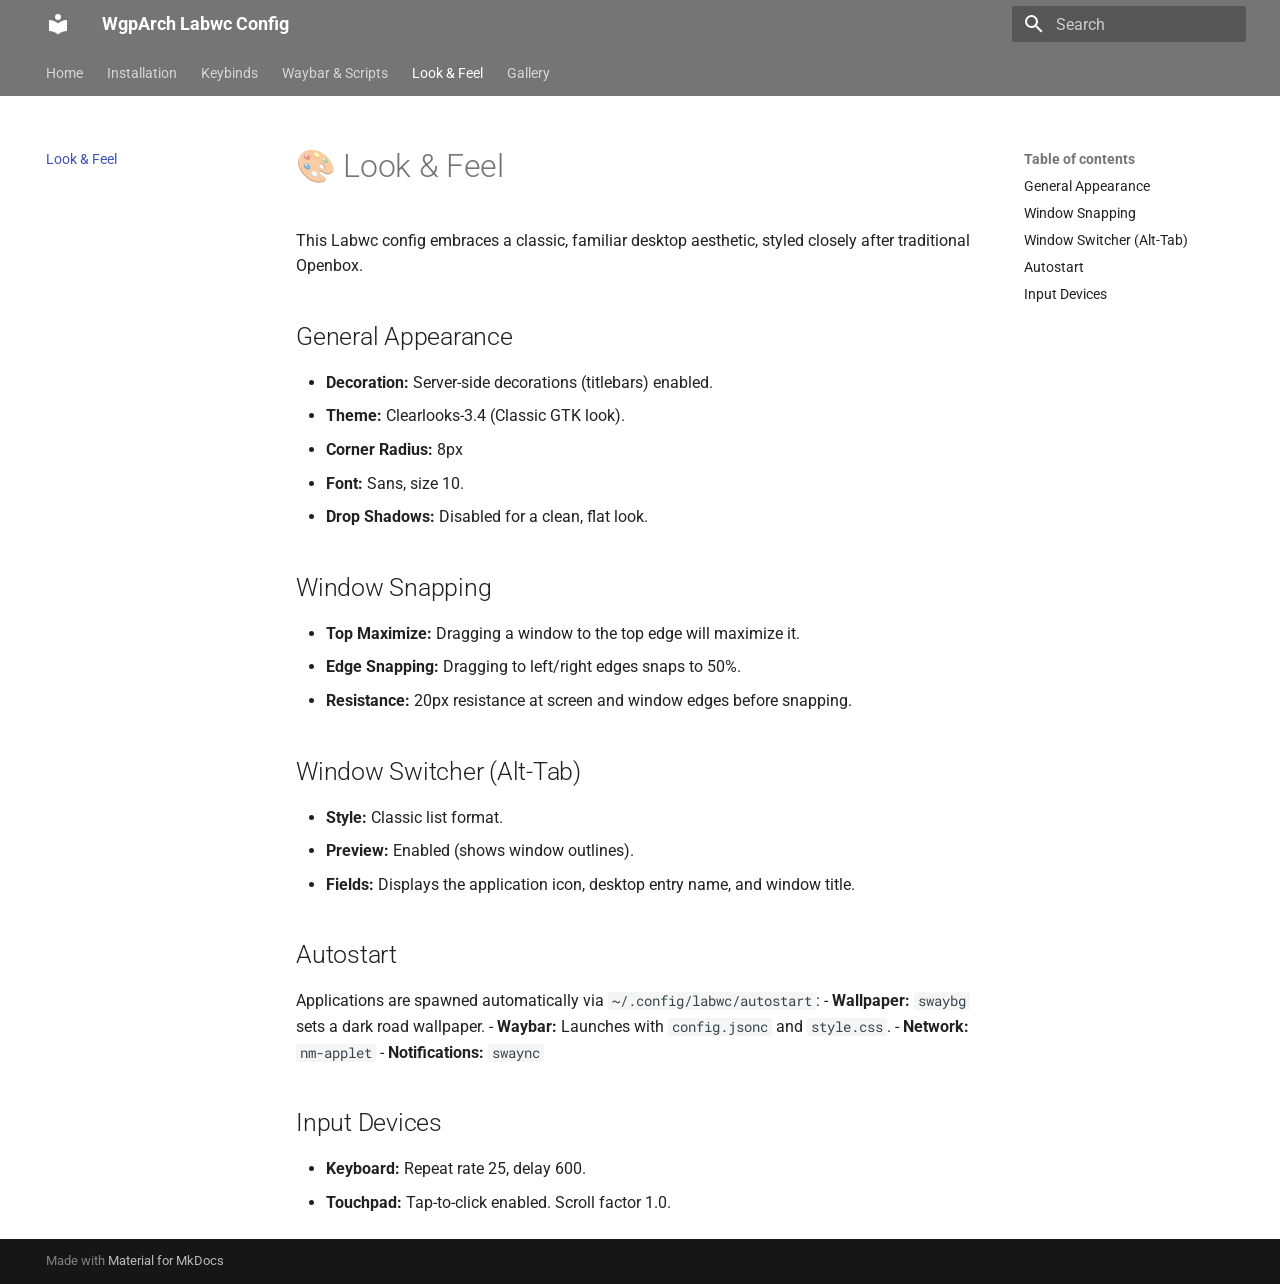
<file: theming/index.html>
<!doctype html>
<html lang="en" class="no-js">
  <head>
    
      <meta charset="utf-8">
      <meta name="viewport" content="width=device-width,initial-scale=1">
      
      
      
        <link rel="canonical" href="https://wgparch.codeberg.page/labwc/theming/">
      
      
        <link rel="prev" href="../waybar/">
      
      
        <link rel="next" href="../gallery/">
      
      
        
      
      
      <link rel="icon" href="../assets/images/favicon.png">
      <meta name="generator" content="mkdocs-1.6.1, mkdocs-material-9.7.6">
    
    
      
        <title>Look & Feel - WgpArch Labwc Config</title>
      
    
    
      <link rel="stylesheet" href="../assets/stylesheets/main.484c7ddc.min.css">
      
        
        <link rel="stylesheet" href="../assets/stylesheets/palette.ab4e12ef.min.css">
      
      


    
    
      
    
    
      
        
        
        <link rel="preconnect" href="https://fonts.gstatic.com" crossorigin>
        <link rel="stylesheet" href="https://fonts.googleapis.com/css?family=Roboto:300,300i,400,400i,700,700i%7CRoboto+Mono:400,400i,700,700i&display=fallback">
        <style>:root{--md-text-font:"Roboto";--md-code-font:"Roboto Mono"}</style>
      
    
    
    <script>__md_scope=new URL("..",location),__md_hash=e=>[...e].reduce(((e,_)=>(e<<5)-e+_.charCodeAt(0)),0),__md_get=(e,_=localStorage,t=__md_scope)=>JSON.parse(_.getItem(t.pathname+"."+e)),__md_set=(e,_,t=localStorage,a=__md_scope)=>{try{t.setItem(a.pathname+"."+e,JSON.stringify(_))}catch(e){}}</script>
    
      

    
    
  </head>
  
  
    
    
    
    
    
    <body dir="ltr" data-md-color-scheme="default" data-md-color-primary="grey" data-md-color-accent="indigo">
  
    
    <input class="md-toggle" data-md-toggle="drawer" type="checkbox" id="__drawer" autocomplete="off">
    <input class="md-toggle" data-md-toggle="search" type="checkbox" id="__search" autocomplete="off">
    <label class="md-overlay" for="__drawer"></label>
    <div data-md-component="skip">
      
        
        <a href="#look-feel" class="md-skip">
          Skip to content
        </a>
      
    </div>
    <div data-md-component="announce">
      
    </div>
    
    
      

<header class="md-header" data-md-component="header">
  <nav class="md-header__inner md-grid" aria-label="Header">
    <a href=".." title="WgpArch Labwc Config" class="md-header__button md-logo" aria-label="WgpArch Labwc Config" data-md-component="logo">
      
  
  <svg xmlns="http://www.w3.org/2000/svg" viewBox="0 0 24 24"><path d="M12 8a3 3 0 0 0 3-3 3 3 0 0 0-3-3 3 3 0 0 0-3 3 3 3 0 0 0 3 3m0 3.54C9.64 9.35 6.5 8 3 8v11c3.5 0 6.64 1.35 9 3.54 2.36-2.19 5.5-3.54 9-3.54V8c-3.5 0-6.64 1.35-9 3.54"/></svg>

    </a>
    <label class="md-header__button md-icon" for="__drawer">
      
      <svg xmlns="http://www.w3.org/2000/svg" viewBox="0 0 24 24"><path d="M3 6h18v2H3zm0 5h18v2H3zm0 5h18v2H3z"/></svg>
    </label>
    <div class="md-header__title" data-md-component="header-title">
      <div class="md-header__ellipsis">
        <div class="md-header__topic">
          <span class="md-ellipsis">
            WgpArch Labwc Config
          </span>
        </div>
        <div class="md-header__topic" data-md-component="header-topic">
          <span class="md-ellipsis">
            
              Look & Feel
            
          </span>
        </div>
      </div>
    </div>
    
      
    
    
    
    
      
      
        <label class="md-header__button md-icon" for="__search">
          
          <svg xmlns="http://www.w3.org/2000/svg" viewBox="0 0 24 24"><path d="M9.5 3A6.5 6.5 0 0 1 16 9.5c0 1.61-.59 3.09-1.56 4.23l.27.27h.79l5 5-1.5 1.5-5-5v-.79l-.27-.27A6.52 6.52 0 0 1 9.5 16 6.5 6.5 0 0 1 3 9.5 6.5 6.5 0 0 1 9.5 3m0 2C7 5 5 7 5 9.5S7 14 9.5 14 14 12 14 9.5 12 5 9.5 5"/></svg>
        </label>
        <div class="md-search" data-md-component="search" role="dialog">
  <label class="md-search__overlay" for="__search"></label>
  <div class="md-search__inner" role="search">
    <form class="md-search__form" name="search">
      <input type="text" class="md-search__input" name="query" aria-label="Search" placeholder="Search" autocapitalize="off" autocorrect="off" autocomplete="off" spellcheck="false" data-md-component="search-query" required>
      <label class="md-search__icon md-icon" for="__search">
        
        <svg xmlns="http://www.w3.org/2000/svg" viewBox="0 0 24 24"><path d="M9.5 3A6.5 6.5 0 0 1 16 9.5c0 1.61-.59 3.09-1.56 4.23l.27.27h.79l5 5-1.5 1.5-5-5v-.79l-.27-.27A6.52 6.52 0 0 1 9.5 16 6.5 6.5 0 0 1 3 9.5 6.5 6.5 0 0 1 9.5 3m0 2C7 5 5 7 5 9.5S7 14 9.5 14 14 12 14 9.5 12 5 9.5 5"/></svg>
        
        <svg xmlns="http://www.w3.org/2000/svg" viewBox="0 0 24 24"><path d="M20 11v2H8l5.5 5.5-1.42 1.42L4.16 12l7.92-7.92L13.5 5.5 8 11z"/></svg>
      </label>
      <nav class="md-search__options" aria-label="Search">
        
        <button type="reset" class="md-search__icon md-icon" title="Clear" aria-label="Clear" tabindex="-1">
          
          <svg xmlns="http://www.w3.org/2000/svg" viewBox="0 0 24 24"><path d="M19 6.41 17.59 5 12 10.59 6.41 5 5 6.41 10.59 12 5 17.59 6.41 19 12 13.41 17.59 19 19 17.59 13.41 12z"/></svg>
        </button>
      </nav>
      
    </form>
    <div class="md-search__output">
      <div class="md-search__scrollwrap" tabindex="0" data-md-scrollfix>
        <div class="md-search-result" data-md-component="search-result">
          <div class="md-search-result__meta">
            Initializing search
          </div>
          <ol class="md-search-result__list" role="presentation"></ol>
        </div>
      </div>
    </div>
  </div>
</div>
      
    
    
  </nav>
  
</header>
    
    <div class="md-container" data-md-component="container">
      
      
        
          
            
<nav class="md-tabs" aria-label="Tabs" data-md-component="tabs">
  <div class="md-grid">
    <ul class="md-tabs__list">
      
        
  
  
  
  
    <li class="md-tabs__item">
      <a href=".." class="md-tabs__link">
        
  
  
    
  
  Home

      </a>
    </li>
  

      
        
  
  
  
  
    <li class="md-tabs__item">
      <a href="../installation/" class="md-tabs__link">
        
  
  
    
  
  Installation

      </a>
    </li>
  

      
        
  
  
  
  
    <li class="md-tabs__item">
      <a href="../keybinds/" class="md-tabs__link">
        
  
  
    
  
  Keybinds

      </a>
    </li>
  

      
        
  
  
  
  
    <li class="md-tabs__item">
      <a href="../waybar/" class="md-tabs__link">
        
  
  
    
  
  Waybar & Scripts

      </a>
    </li>
  

      
        
  
  
  
    
  
  
    <li class="md-tabs__item md-tabs__item--active">
      <a href="./" class="md-tabs__link">
        
  
  
    
  
  Look & Feel

      </a>
    </li>
  

      
        
  
  
  
  
    <li class="md-tabs__item">
      <a href="../gallery/" class="md-tabs__link">
        
  
  
    
  
  Gallery

      </a>
    </li>
  

      
    </ul>
  </div>
</nav>
          
        
      
      <main class="md-main" data-md-component="main">
        <div class="md-main__inner md-grid">
          
            
              
              <div class="md-sidebar md-sidebar--primary" data-md-component="sidebar" data-md-type="navigation" >
                <div class="md-sidebar__scrollwrap">
                  <div class="md-sidebar__inner">
                    


  


<nav class="md-nav md-nav--primary md-nav--lifted" aria-label="Navigation" data-md-level="0">
  <label class="md-nav__title" for="__drawer">
    <a href=".." title="WgpArch Labwc Config" class="md-nav__button md-logo" aria-label="WgpArch Labwc Config" data-md-component="logo">
      
  
  <svg xmlns="http://www.w3.org/2000/svg" viewBox="0 0 24 24"><path d="M12 8a3 3 0 0 0 3-3 3 3 0 0 0-3-3 3 3 0 0 0-3 3 3 3 0 0 0 3 3m0 3.54C9.64 9.35 6.5 8 3 8v11c3.5 0 6.64 1.35 9 3.54 2.36-2.19 5.5-3.54 9-3.54V8c-3.5 0-6.64 1.35-9 3.54"/></svg>

    </a>
    WgpArch Labwc Config
  </label>
  
  <ul class="md-nav__list" data-md-scrollfix>
    
      
      
  
  
  
  
    <li class="md-nav__item">
      <a href=".." class="md-nav__link">
        
  
  
  <span class="md-ellipsis">
    
  
    Home
  

    
  </span>
  
  

      </a>
    </li>
  

    
      
      
  
  
  
  
    <li class="md-nav__item">
      <a href="../installation/" class="md-nav__link">
        
  
  
  <span class="md-ellipsis">
    
  
    Installation
  

    
  </span>
  
  

      </a>
    </li>
  

    
      
      
  
  
  
  
    <li class="md-nav__item">
      <a href="../keybinds/" class="md-nav__link">
        
  
  
  <span class="md-ellipsis">
    
  
    Keybinds
  

    
  </span>
  
  

      </a>
    </li>
  

    
      
      
  
  
  
  
    <li class="md-nav__item">
      <a href="../waybar/" class="md-nav__link">
        
  
  
  <span class="md-ellipsis">
    
  
    Waybar & Scripts
  

    
  </span>
  
  

      </a>
    </li>
  

    
      
      
  
  
    
  
  
  
    <li class="md-nav__item md-nav__item--active">
      
      <input class="md-nav__toggle md-toggle" type="checkbox" id="__toc">
      
      
        
      
      
        <label class="md-nav__link md-nav__link--active" for="__toc">
          
  
  
  <span class="md-ellipsis">
    
  
    Look & Feel
  

    
  </span>
  
  

          <span class="md-nav__icon md-icon"></span>
        </label>
      
      <a href="./" class="md-nav__link md-nav__link--active">
        
  
  
  <span class="md-ellipsis">
    
  
    Look & Feel
  

    
  </span>
  
  

      </a>
      
        

<nav class="md-nav md-nav--secondary" aria-label="Table of contents">
  
  
  
    
  
  
    <label class="md-nav__title" for="__toc">
      <span class="md-nav__icon md-icon"></span>
      Table of contents
    </label>
    <ul class="md-nav__list" data-md-component="toc" data-md-scrollfix>
      
        <li class="md-nav__item">
  <a href="#general-appearance" class="md-nav__link">
    <span class="md-ellipsis">
      
        General Appearance
      
    </span>
  </a>
  
</li>
      
        <li class="md-nav__item">
  <a href="#window-snapping" class="md-nav__link">
    <span class="md-ellipsis">
      
        Window Snapping
      
    </span>
  </a>
  
</li>
      
        <li class="md-nav__item">
  <a href="#window-switcher-alt-tab" class="md-nav__link">
    <span class="md-ellipsis">
      
        Window Switcher (Alt-Tab)
      
    </span>
  </a>
  
</li>
      
        <li class="md-nav__item">
  <a href="#autostart" class="md-nav__link">
    <span class="md-ellipsis">
      
        Autostart
      
    </span>
  </a>
  
</li>
      
        <li class="md-nav__item">
  <a href="#input-devices" class="md-nav__link">
    <span class="md-ellipsis">
      
        Input Devices
      
    </span>
  </a>
  
</li>
      
    </ul>
  
</nav>
      
    </li>
  

    
      
      
  
  
  
  
    <li class="md-nav__item">
      <a href="../gallery/" class="md-nav__link">
        
  
  
  <span class="md-ellipsis">
    
  
    Gallery
  

    
  </span>
  
  

      </a>
    </li>
  

    
  </ul>
</nav>
                  </div>
                </div>
              </div>
            
            
              
              <div class="md-sidebar md-sidebar--secondary" data-md-component="sidebar" data-md-type="toc" >
                <div class="md-sidebar__scrollwrap">
                  <div class="md-sidebar__inner">
                    

<nav class="md-nav md-nav--secondary" aria-label="Table of contents">
  
  
  
    
  
  
    <label class="md-nav__title" for="__toc">
      <span class="md-nav__icon md-icon"></span>
      Table of contents
    </label>
    <ul class="md-nav__list" data-md-component="toc" data-md-scrollfix>
      
        <li class="md-nav__item">
  <a href="#general-appearance" class="md-nav__link">
    <span class="md-ellipsis">
      
        General Appearance
      
    </span>
  </a>
  
</li>
      
        <li class="md-nav__item">
  <a href="#window-snapping" class="md-nav__link">
    <span class="md-ellipsis">
      
        Window Snapping
      
    </span>
  </a>
  
</li>
      
        <li class="md-nav__item">
  <a href="#window-switcher-alt-tab" class="md-nav__link">
    <span class="md-ellipsis">
      
        Window Switcher (Alt-Tab)
      
    </span>
  </a>
  
</li>
      
        <li class="md-nav__item">
  <a href="#autostart" class="md-nav__link">
    <span class="md-ellipsis">
      
        Autostart
      
    </span>
  </a>
  
</li>
      
        <li class="md-nav__item">
  <a href="#input-devices" class="md-nav__link">
    <span class="md-ellipsis">
      
        Input Devices
      
    </span>
  </a>
  
</li>
      
    </ul>
  
</nav>
                  </div>
                </div>
              </div>
            
          
          
            <div class="md-content" data-md-component="content">
              
              <article class="md-content__inner md-typeset">
                
                  



<h1 id="look-feel">🎨 Look &amp; Feel</h1>
<p>This Labwc config embraces a classic, familiar desktop aesthetic, styled closely after traditional Openbox.</p>
<h2 id="general-appearance">General Appearance</h2>
<ul>
<li><strong>Decoration:</strong> Server-side decorations (titlebars) enabled.</li>
<li><strong>Theme:</strong> Clearlooks-3.4 (Classic GTK look).</li>
<li><strong>Corner Radius:</strong> 8px</li>
<li><strong>Font:</strong> Sans, size 10.</li>
<li><strong>Drop Shadows:</strong> Disabled for a clean, flat look.</li>
</ul>
<h2 id="window-snapping">Window Snapping</h2>
<ul>
<li><strong>Top Maximize:</strong> Dragging a window to the top edge will maximize it.</li>
<li><strong>Edge Snapping:</strong> Dragging to left/right edges snaps to 50%.</li>
<li><strong>Resistance:</strong> 20px resistance at screen and window edges before snapping.</li>
</ul>
<h2 id="window-switcher-alt-tab">Window Switcher (Alt-Tab)</h2>
<ul>
<li><strong>Style:</strong> Classic list format.</li>
<li><strong>Preview:</strong> Enabled (shows window outlines).</li>
<li><strong>Fields:</strong> Displays the application icon, desktop entry name, and window title.</li>
</ul>
<h2 id="autostart">Autostart</h2>
<p>Applications are spawned automatically via <code>~/.config/labwc/autostart</code>:
- <strong>Wallpaper:</strong> <code>swaybg</code> sets a dark road wallpaper.
- <strong>Waybar:</strong> Launches with <code>config.jsonc</code> and <code>style.css</code>.
- <strong>Network:</strong> <code>nm-applet</code>
- <strong>Notifications:</strong> <code>swaync</code></p>
<h2 id="input-devices">Input Devices</h2>
<ul>
<li><strong>Keyboard:</strong> Repeat rate 25, delay 600.</li>
<li><strong>Touchpad:</strong> Tap-to-click enabled. Scroll factor 1.0.</li>
</ul>












                
              </article>
            </div>
          
          
<script>var target=document.getElementById(location.hash.slice(1));target&&target.name&&(target.checked=target.name.startsWith("__tabbed_"))</script>
        </div>
        
      </main>
      
        <footer class="md-footer">
  
  <div class="md-footer-meta md-typeset">
    <div class="md-footer-meta__inner md-grid">
      <div class="md-copyright">
  
  
    Made with
    <a href="https://squidfunk.github.io/mkdocs-material/" target="_blank" rel="noopener">
      Material for MkDocs
    </a>
  
</div>
      
    </div>
  </div>
</footer>
      
    </div>
    <div class="md-dialog" data-md-component="dialog">
      <div class="md-dialog__inner md-typeset"></div>
    </div>
    
    
    
      
      
      <script id="__config" type="application/json">{"annotate": null, "base": "..", "features": ["navigation.tabs", "navigation.expand"], "search": "../assets/javascripts/workers/search.2c215733.min.js", "tags": null, "translations": {"clipboard.copied": "Copied to clipboard", "clipboard.copy": "Copy to clipboard", "search.result.more.one": "1 more on this page", "search.result.more.other": "# more on this page", "search.result.none": "No matching documents", "search.result.one": "1 matching document", "search.result.other": "# matching documents", "search.result.placeholder": "Type to start searching", "search.result.term.missing": "Missing", "select.version": "Select version"}, "version": null}</script>
    
    
      <script src="../assets/javascripts/bundle.79ae519e.min.js"></script>
      
    
  </body>
</html>
</file>
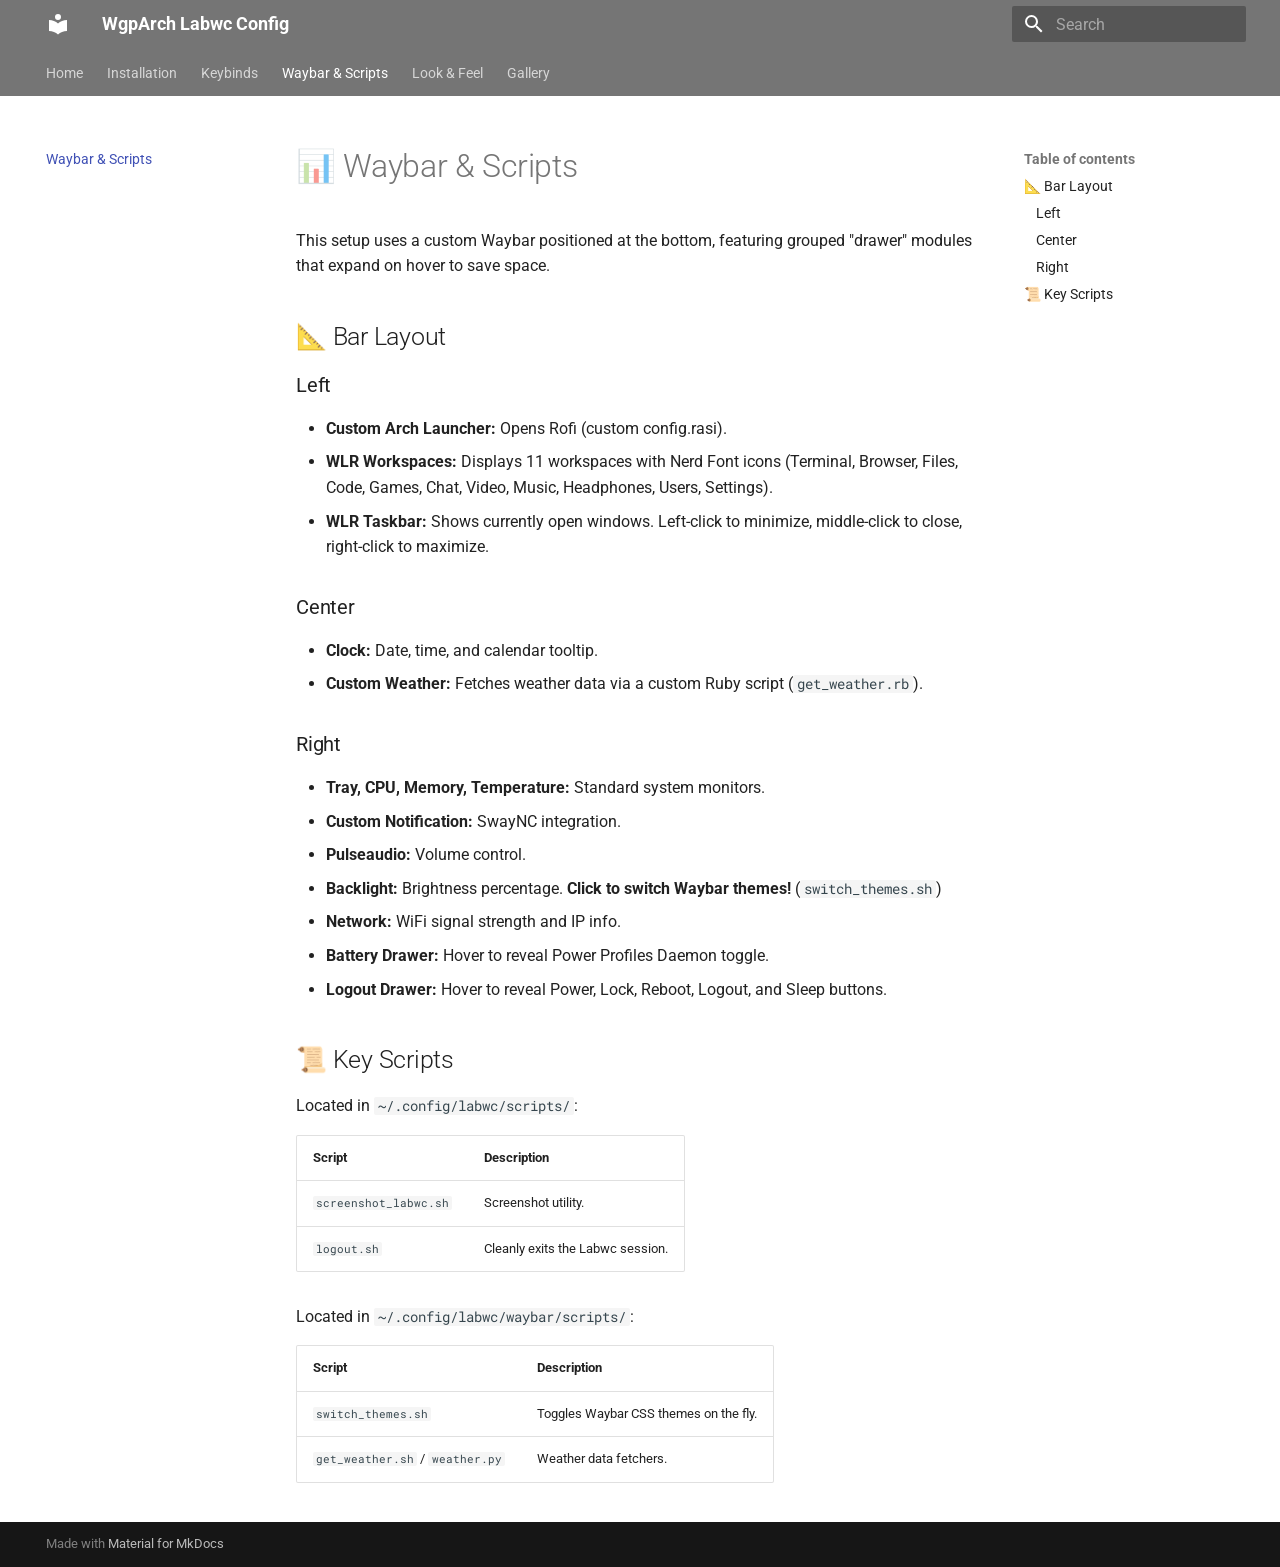
<file: waybar/index.html>
<!doctype html>
<html lang="en" class="no-js">
  <head>
    
      <meta charset="utf-8">
      <meta name="viewport" content="width=device-width,initial-scale=1">
      
      
      
        <link rel="canonical" href="https://wgparch.codeberg.page/labwc/waybar/">
      
      
        <link rel="prev" href="../keybinds/">
      
      
        <link rel="next" href="../theming/">
      
      
        
      
      
      <link rel="icon" href="../assets/images/favicon.png">
      <meta name="generator" content="mkdocs-1.6.1, mkdocs-material-9.7.6">
    
    
      
        <title>Waybar & Scripts - WgpArch Labwc Config</title>
      
    
    
      <link rel="stylesheet" href="../assets/stylesheets/main.484c7ddc.min.css">
      
        
        <link rel="stylesheet" href="../assets/stylesheets/palette.ab4e12ef.min.css">
      
      


    
    
      
    
    
      
        
        
        <link rel="preconnect" href="https://fonts.gstatic.com" crossorigin>
        <link rel="stylesheet" href="https://fonts.googleapis.com/css?family=Roboto:300,300i,400,400i,700,700i%7CRoboto+Mono:400,400i,700,700i&display=fallback">
        <style>:root{--md-text-font:"Roboto";--md-code-font:"Roboto Mono"}</style>
      
    
    
    <script>__md_scope=new URL("..",location),__md_hash=e=>[...e].reduce(((e,_)=>(e<<5)-e+_.charCodeAt(0)),0),__md_get=(e,_=localStorage,t=__md_scope)=>JSON.parse(_.getItem(t.pathname+"."+e)),__md_set=(e,_,t=localStorage,a=__md_scope)=>{try{t.setItem(a.pathname+"."+e,JSON.stringify(_))}catch(e){}}</script>
    
      

    
    
  </head>
  
  
    
    
    
    
    
    <body dir="ltr" data-md-color-scheme="default" data-md-color-primary="grey" data-md-color-accent="indigo">
  
    
    <input class="md-toggle" data-md-toggle="drawer" type="checkbox" id="__drawer" autocomplete="off">
    <input class="md-toggle" data-md-toggle="search" type="checkbox" id="__search" autocomplete="off">
    <label class="md-overlay" for="__drawer"></label>
    <div data-md-component="skip">
      
        
        <a href="#waybar-scripts" class="md-skip">
          Skip to content
        </a>
      
    </div>
    <div data-md-component="announce">
      
    </div>
    
    
      

<header class="md-header" data-md-component="header">
  <nav class="md-header__inner md-grid" aria-label="Header">
    <a href=".." title="WgpArch Labwc Config" class="md-header__button md-logo" aria-label="WgpArch Labwc Config" data-md-component="logo">
      
  
  <svg xmlns="http://www.w3.org/2000/svg" viewBox="0 0 24 24"><path d="M12 8a3 3 0 0 0 3-3 3 3 0 0 0-3-3 3 3 0 0 0-3 3 3 3 0 0 0 3 3m0 3.54C9.64 9.35 6.5 8 3 8v11c3.5 0 6.64 1.35 9 3.54 2.36-2.19 5.5-3.54 9-3.54V8c-3.5 0-6.64 1.35-9 3.54"/></svg>

    </a>
    <label class="md-header__button md-icon" for="__drawer">
      
      <svg xmlns="http://www.w3.org/2000/svg" viewBox="0 0 24 24"><path d="M3 6h18v2H3zm0 5h18v2H3zm0 5h18v2H3z"/></svg>
    </label>
    <div class="md-header__title" data-md-component="header-title">
      <div class="md-header__ellipsis">
        <div class="md-header__topic">
          <span class="md-ellipsis">
            WgpArch Labwc Config
          </span>
        </div>
        <div class="md-header__topic" data-md-component="header-topic">
          <span class="md-ellipsis">
            
              Waybar & Scripts
            
          </span>
        </div>
      </div>
    </div>
    
      
    
    
    
    
      
      
        <label class="md-header__button md-icon" for="__search">
          
          <svg xmlns="http://www.w3.org/2000/svg" viewBox="0 0 24 24"><path d="M9.5 3A6.5 6.5 0 0 1 16 9.5c0 1.61-.59 3.09-1.56 4.23l.27.27h.79l5 5-1.5 1.5-5-5v-.79l-.27-.27A6.52 6.52 0 0 1 9.5 16 6.5 6.5 0 0 1 3 9.5 6.5 6.5 0 0 1 9.5 3m0 2C7 5 5 7 5 9.5S7 14 9.5 14 14 12 14 9.5 12 5 9.5 5"/></svg>
        </label>
        <div class="md-search" data-md-component="search" role="dialog">
  <label class="md-search__overlay" for="__search"></label>
  <div class="md-search__inner" role="search">
    <form class="md-search__form" name="search">
      <input type="text" class="md-search__input" name="query" aria-label="Search" placeholder="Search" autocapitalize="off" autocorrect="off" autocomplete="off" spellcheck="false" data-md-component="search-query" required>
      <label class="md-search__icon md-icon" for="__search">
        
        <svg xmlns="http://www.w3.org/2000/svg" viewBox="0 0 24 24"><path d="M9.5 3A6.5 6.5 0 0 1 16 9.5c0 1.61-.59 3.09-1.56 4.23l.27.27h.79l5 5-1.5 1.5-5-5v-.79l-.27-.27A6.52 6.52 0 0 1 9.5 16 6.5 6.5 0 0 1 3 9.5 6.5 6.5 0 0 1 9.5 3m0 2C7 5 5 7 5 9.5S7 14 9.5 14 14 12 14 9.5 12 5 9.5 5"/></svg>
        
        <svg xmlns="http://www.w3.org/2000/svg" viewBox="0 0 24 24"><path d="M20 11v2H8l5.5 5.5-1.42 1.42L4.16 12l7.92-7.92L13.5 5.5 8 11z"/></svg>
      </label>
      <nav class="md-search__options" aria-label="Search">
        
        <button type="reset" class="md-search__icon md-icon" title="Clear" aria-label="Clear" tabindex="-1">
          
          <svg xmlns="http://www.w3.org/2000/svg" viewBox="0 0 24 24"><path d="M19 6.41 17.59 5 12 10.59 6.41 5 5 6.41 10.59 12 5 17.59 6.41 19 12 13.41 17.59 19 19 17.59 13.41 12z"/></svg>
        </button>
      </nav>
      
    </form>
    <div class="md-search__output">
      <div class="md-search__scrollwrap" tabindex="0" data-md-scrollfix>
        <div class="md-search-result" data-md-component="search-result">
          <div class="md-search-result__meta">
            Initializing search
          </div>
          <ol class="md-search-result__list" role="presentation"></ol>
        </div>
      </div>
    </div>
  </div>
</div>
      
    
    
  </nav>
  
</header>
    
    <div class="md-container" data-md-component="container">
      
      
        
          
            
<nav class="md-tabs" aria-label="Tabs" data-md-component="tabs">
  <div class="md-grid">
    <ul class="md-tabs__list">
      
        
  
  
  
  
    <li class="md-tabs__item">
      <a href=".." class="md-tabs__link">
        
  
  
    
  
  Home

      </a>
    </li>
  

      
        
  
  
  
  
    <li class="md-tabs__item">
      <a href="../installation/" class="md-tabs__link">
        
  
  
    
  
  Installation

      </a>
    </li>
  

      
        
  
  
  
  
    <li class="md-tabs__item">
      <a href="../keybinds/" class="md-tabs__link">
        
  
  
    
  
  Keybinds

      </a>
    </li>
  

      
        
  
  
  
    
  
  
    <li class="md-tabs__item md-tabs__item--active">
      <a href="./" class="md-tabs__link">
        
  
  
    
  
  Waybar & Scripts

      </a>
    </li>
  

      
        
  
  
  
  
    <li class="md-tabs__item">
      <a href="../theming/" class="md-tabs__link">
        
  
  
    
  
  Look & Feel

      </a>
    </li>
  

      
        
  
  
  
  
    <li class="md-tabs__item">
      <a href="../gallery/" class="md-tabs__link">
        
  
  
    
  
  Gallery

      </a>
    </li>
  

      
    </ul>
  </div>
</nav>
          
        
      
      <main class="md-main" data-md-component="main">
        <div class="md-main__inner md-grid">
          
            
              
              <div class="md-sidebar md-sidebar--primary" data-md-component="sidebar" data-md-type="navigation" >
                <div class="md-sidebar__scrollwrap">
                  <div class="md-sidebar__inner">
                    


  


<nav class="md-nav md-nav--primary md-nav--lifted" aria-label="Navigation" data-md-level="0">
  <label class="md-nav__title" for="__drawer">
    <a href=".." title="WgpArch Labwc Config" class="md-nav__button md-logo" aria-label="WgpArch Labwc Config" data-md-component="logo">
      
  
  <svg xmlns="http://www.w3.org/2000/svg" viewBox="0 0 24 24"><path d="M12 8a3 3 0 0 0 3-3 3 3 0 0 0-3-3 3 3 0 0 0-3 3 3 3 0 0 0 3 3m0 3.54C9.64 9.35 6.5 8 3 8v11c3.5 0 6.64 1.35 9 3.54 2.36-2.19 5.5-3.54 9-3.54V8c-3.5 0-6.64 1.35-9 3.54"/></svg>

    </a>
    WgpArch Labwc Config
  </label>
  
  <ul class="md-nav__list" data-md-scrollfix>
    
      
      
  
  
  
  
    <li class="md-nav__item">
      <a href=".." class="md-nav__link">
        
  
  
  <span class="md-ellipsis">
    
  
    Home
  

    
  </span>
  
  

      </a>
    </li>
  

    
      
      
  
  
  
  
    <li class="md-nav__item">
      <a href="../installation/" class="md-nav__link">
        
  
  
  <span class="md-ellipsis">
    
  
    Installation
  

    
  </span>
  
  

      </a>
    </li>
  

    
      
      
  
  
  
  
    <li class="md-nav__item">
      <a href="../keybinds/" class="md-nav__link">
        
  
  
  <span class="md-ellipsis">
    
  
    Keybinds
  

    
  </span>
  
  

      </a>
    </li>
  

    
      
      
  
  
    
  
  
  
    <li class="md-nav__item md-nav__item--active">
      
      <input class="md-nav__toggle md-toggle" type="checkbox" id="__toc">
      
      
        
      
      
        <label class="md-nav__link md-nav__link--active" for="__toc">
          
  
  
  <span class="md-ellipsis">
    
  
    Waybar & Scripts
  

    
  </span>
  
  

          <span class="md-nav__icon md-icon"></span>
        </label>
      
      <a href="./" class="md-nav__link md-nav__link--active">
        
  
  
  <span class="md-ellipsis">
    
  
    Waybar & Scripts
  

    
  </span>
  
  

      </a>
      
        

<nav class="md-nav md-nav--secondary" aria-label="Table of contents">
  
  
  
    
  
  
    <label class="md-nav__title" for="__toc">
      <span class="md-nav__icon md-icon"></span>
      Table of contents
    </label>
    <ul class="md-nav__list" data-md-component="toc" data-md-scrollfix>
      
        <li class="md-nav__item">
  <a href="#bar-layout" class="md-nav__link">
    <span class="md-ellipsis">
      
        📐 Bar Layout
      
    </span>
  </a>
  
    <nav class="md-nav" aria-label="📐 Bar Layout">
      <ul class="md-nav__list">
        
          <li class="md-nav__item">
  <a href="#left" class="md-nav__link">
    <span class="md-ellipsis">
      
        Left
      
    </span>
  </a>
  
</li>
        
          <li class="md-nav__item">
  <a href="#center" class="md-nav__link">
    <span class="md-ellipsis">
      
        Center
      
    </span>
  </a>
  
</li>
        
          <li class="md-nav__item">
  <a href="#right" class="md-nav__link">
    <span class="md-ellipsis">
      
        Right
      
    </span>
  </a>
  
</li>
        
      </ul>
    </nav>
  
</li>
      
        <li class="md-nav__item">
  <a href="#key-scripts" class="md-nav__link">
    <span class="md-ellipsis">
      
        📜 Key Scripts
      
    </span>
  </a>
  
</li>
      
    </ul>
  
</nav>
      
    </li>
  

    
      
      
  
  
  
  
    <li class="md-nav__item">
      <a href="../theming/" class="md-nav__link">
        
  
  
  <span class="md-ellipsis">
    
  
    Look & Feel
  

    
  </span>
  
  

      </a>
    </li>
  

    
      
      
  
  
  
  
    <li class="md-nav__item">
      <a href="../gallery/" class="md-nav__link">
        
  
  
  <span class="md-ellipsis">
    
  
    Gallery
  

    
  </span>
  
  

      </a>
    </li>
  

    
  </ul>
</nav>
                  </div>
                </div>
              </div>
            
            
              
              <div class="md-sidebar md-sidebar--secondary" data-md-component="sidebar" data-md-type="toc" >
                <div class="md-sidebar__scrollwrap">
                  <div class="md-sidebar__inner">
                    

<nav class="md-nav md-nav--secondary" aria-label="Table of contents">
  
  
  
    
  
  
    <label class="md-nav__title" for="__toc">
      <span class="md-nav__icon md-icon"></span>
      Table of contents
    </label>
    <ul class="md-nav__list" data-md-component="toc" data-md-scrollfix>
      
        <li class="md-nav__item">
  <a href="#bar-layout" class="md-nav__link">
    <span class="md-ellipsis">
      
        📐 Bar Layout
      
    </span>
  </a>
  
    <nav class="md-nav" aria-label="📐 Bar Layout">
      <ul class="md-nav__list">
        
          <li class="md-nav__item">
  <a href="#left" class="md-nav__link">
    <span class="md-ellipsis">
      
        Left
      
    </span>
  </a>
  
</li>
        
          <li class="md-nav__item">
  <a href="#center" class="md-nav__link">
    <span class="md-ellipsis">
      
        Center
      
    </span>
  </a>
  
</li>
        
          <li class="md-nav__item">
  <a href="#right" class="md-nav__link">
    <span class="md-ellipsis">
      
        Right
      
    </span>
  </a>
  
</li>
        
      </ul>
    </nav>
  
</li>
      
        <li class="md-nav__item">
  <a href="#key-scripts" class="md-nav__link">
    <span class="md-ellipsis">
      
        📜 Key Scripts
      
    </span>
  </a>
  
</li>
      
    </ul>
  
</nav>
                  </div>
                </div>
              </div>
            
          
          
            <div class="md-content" data-md-component="content">
              
              <article class="md-content__inner md-typeset">
                
                  



<h1 id="waybar-scripts">📊 Waybar &amp; Scripts</h1>
<p>This setup uses a custom Waybar positioned at the bottom, featuring grouped "drawer" modules that expand on hover to save space.</p>
<h2 id="bar-layout">📐 Bar Layout</h2>
<h3 id="left">Left</h3>
<ul>
<li><strong>Custom Arch Launcher:</strong> Opens Rofi (custom config.rasi).</li>
<li><strong>WLR Workspaces:</strong> Displays 11 workspaces with Nerd Font icons (Terminal, Browser, Files, Code, Games, Chat, Video, Music, Headphones, Users, Settings).</li>
<li><strong>WLR Taskbar:</strong> Shows currently open windows. Left-click to minimize, middle-click to close, right-click to maximize.</li>
</ul>
<h3 id="center">Center</h3>
<ul>
<li><strong>Clock:</strong> Date, time, and calendar tooltip.</li>
<li><strong>Custom Weather:</strong> Fetches weather data via a custom Ruby script (<code>get_weather.rb</code>).</li>
</ul>
<h3 id="right">Right</h3>
<ul>
<li><strong>Tray, CPU, Memory, Temperature:</strong> Standard system monitors.</li>
<li><strong>Custom Notification:</strong> SwayNC integration.</li>
<li><strong>Pulseaudio:</strong> Volume control.</li>
<li><strong>Backlight:</strong> Brightness percentage. <strong>Click to switch Waybar themes!</strong> (<code>switch_themes.sh</code>)</li>
<li><strong>Network:</strong> WiFi signal strength and IP info.</li>
<li><strong>Battery Drawer:</strong> Hover to reveal Power Profiles Daemon toggle.</li>
<li><strong>Logout Drawer:</strong> Hover to reveal Power, Lock, Reboot, Logout, and Sleep buttons.</li>
</ul>
<h2 id="key-scripts">📜 Key Scripts</h2>
<p>Located in <code>~/.config/labwc/scripts/</code>:</p>
<table>
<thead>
<tr>
<th style="text-align: left;">Script</th>
<th style="text-align: left;">Description</th>
</tr>
</thead>
<tbody>
<tr>
<td style="text-align: left;"><code>screenshot_labwc.sh</code></td>
<td style="text-align: left;">Screenshot utility.</td>
</tr>
<tr>
<td style="text-align: left;"><code>logout.sh</code></td>
<td style="text-align: left;">Cleanly exits the Labwc session.</td>
</tr>
</tbody>
</table>
<p>Located in <code>~/.config/labwc/waybar/scripts/</code>:</p>
<table>
<thead>
<tr>
<th style="text-align: left;">Script</th>
<th style="text-align: left;">Description</th>
</tr>
</thead>
<tbody>
<tr>
<td style="text-align: left;"><code>switch_themes.sh</code></td>
<td style="text-align: left;">Toggles Waybar CSS themes on the fly.</td>
</tr>
<tr>
<td style="text-align: left;"><code>get_weather.sh</code> / <code>weather.py</code></td>
<td style="text-align: left;">Weather data fetchers.</td>
</tr>
</tbody>
</table>












                
              </article>
            </div>
          
          
<script>var target=document.getElementById(location.hash.slice(1));target&&target.name&&(target.checked=target.name.startsWith("__tabbed_"))</script>
        </div>
        
      </main>
      
        <footer class="md-footer">
  
  <div class="md-footer-meta md-typeset">
    <div class="md-footer-meta__inner md-grid">
      <div class="md-copyright">
  
  
    Made with
    <a href="https://squidfunk.github.io/mkdocs-material/" target="_blank" rel="noopener">
      Material for MkDocs
    </a>
  
</div>
      
    </div>
  </div>
</footer>
      
    </div>
    <div class="md-dialog" data-md-component="dialog">
      <div class="md-dialog__inner md-typeset"></div>
    </div>
    
    
    
      
      
      <script id="__config" type="application/json">{"annotate": null, "base": "..", "features": ["navigation.tabs", "navigation.expand"], "search": "../assets/javascripts/workers/search.2c215733.min.js", "tags": null, "translations": {"clipboard.copied": "Copied to clipboard", "clipboard.copy": "Copy to clipboard", "search.result.more.one": "1 more on this page", "search.result.more.other": "# more on this page", "search.result.none": "No matching documents", "search.result.one": "1 matching document", "search.result.other": "# matching documents", "search.result.placeholder": "Type to start searching", "search.result.term.missing": "Missing", "select.version": "Select version"}, "version": null}</script>
    
    
      <script src="../assets/javascripts/bundle.79ae519e.min.js"></script>
      
    
  </body>
</html>
</file>
<file: assets/stylesheets/main.484c7ddc.min.css>
@charset "UTF-8";html{-webkit-text-size-adjust:none;-moz-text-size-adjust:none;text-size-adjust:none;box-sizing:border-box}*,:after,:before{box-sizing:inherit}@media (prefers-reduced-motion){*,:after,:before{transition:none!important}}body{margin:0}a,button,input,label{-webkit-tap-highlight-color:transparent}a{color:inherit;text-decoration:none}hr{border:0;box-sizing:initial;display:block;height:.05rem;overflow:visible;padding:0}small{font-size:80%}sub,sup{line-height:1em}img{border-style:none}table{border-collapse:initial;border-spacing:0}td,th{font-weight:400;vertical-align:top}button{background:#0000;border:0;font-family:inherit;font-size:inherit;margin:0;padding:0}input{border:0;outline:none}:root{--md-primary-fg-color:#4051b5;--md-primary-fg-color--light:#5d6cc0;--md-primary-fg-color--dark:#303fa1;--md-primary-bg-color:#fff;--md-primary-bg-color--light:#ffffffb3;--md-accent-fg-color:#526cfe;--md-accent-fg-color--transparent:#526cfe1a;--md-accent-bg-color:#fff;--md-accent-bg-color--light:#ffffffb3}[data-md-color-scheme=default]{color-scheme:light}[data-md-color-scheme=default] img[src$="#gh-dark-mode-only"],[data-md-color-scheme=default] img[src$="#only-dark"]{display:none}:root,[data-md-color-scheme=default]{--md-hue:225deg;--md-default-fg-color:#000000de;--md-default-fg-color--light:#0000008a;--md-default-fg-color--lighter:#00000052;--md-default-fg-color--lightest:#00000012;--md-default-bg-color:#fff;--md-default-bg-color--light:#ffffffb3;--md-default-bg-color--lighter:#ffffff4d;--md-default-bg-color--lightest:#ffffff1f;--md-code-fg-color:#36464e;--md-code-bg-color:#f5f5f5;--md-code-bg-color--light:#f5f5f5b3;--md-code-bg-color--lighter:#f5f5f54d;--md-code-hl-color:#4287ff;--md-code-hl-color--light:#4287ff1a;--md-code-hl-number-color:#d52a2a;--md-code-hl-special-color:#db1457;--md-code-hl-function-color:#a846b9;--md-code-hl-constant-color:#6e59d9;--md-code-hl-keyword-color:#3f6ec6;--md-code-hl-string-color:#1c7d4d;--md-code-hl-name-color:var(--md-code-fg-color);--md-code-hl-operator-color:var(--md-default-fg-color--light);--md-code-hl-punctuation-color:var(--md-default-fg-color--light);--md-code-hl-comment-color:var(--md-default-fg-color--light);--md-code-hl-generic-color:var(--md-default-fg-color--light);--md-code-hl-variable-color:var(--md-default-fg-color--light);--md-typeset-color:var(--md-default-fg-color);--md-typeset-a-color:var(--md-primary-fg-color);--md-typeset-del-color:#f5503d26;--md-typeset-ins-color:#0bd57026;--md-typeset-kbd-color:#fafafa;--md-typeset-kbd-accent-color:#fff;--md-typeset-kbd-border-color:#b8b8b8;--md-typeset-mark-color:#ffff0080;--md-typeset-table-color:#0000001f;--md-typeset-table-color--light:rgba(0,0,0,.035);--md-admonition-fg-color:var(--md-default-fg-color);--md-admonition-bg-color:var(--md-default-bg-color);--md-warning-fg-color:#000000de;--md-warning-bg-color:#ff9;--md-footer-fg-color:#fff;--md-footer-fg-color--light:#ffffffb3;--md-footer-fg-color--lighter:#ffffff73;--md-footer-bg-color:#000000de;--md-footer-bg-color--dark:#00000052;--md-shadow-z1:0 0.2rem 0.5rem #0000000d,0 0 0.05rem #0000001a;--md-shadow-z2:0 0.2rem 0.5rem #0000001a,0 0 0.05rem #00000040;--md-shadow-z3:0 0.2rem 0.5rem #0003,0 0 0.05rem #00000059}.md-icon svg{fill:currentcolor;display:block;height:1.2rem;width:1.2rem}body{-webkit-font-smoothing:antialiased;-moz-osx-font-smoothing:grayscale;--md-text-font-family:var(--md-text-font,_),-apple-system,BlinkMacSystemFont,Helvetica,Arial,sans-serif;--md-code-font-family:var(--md-code-font,_),SFMono-Regular,Consolas,Menlo,monospace}aside,body,input{font-feature-settings:"kern","liga";color:var(--md-typeset-color);font-family:var(--md-text-font-family)}code,kbd,pre{font-feature-settings:"kern";font-family:var(--md-code-font-family)}:root{--md-typeset-table-sort-icon:url('data:image/svg+xml;charset=utf-8,<svg xmlns="http://www.w3.org/2000/svg" viewBox="0 0 24 24"><path d="m18 21-4-4h3V7h-3l4-4 4 4h-3v10h3M2 19v-2h10v2M2 13v-2h7v2M2 7V5h4v2z"/></svg>');--md-typeset-table-sort-icon--asc:url('data:image/svg+xml;charset=utf-8,<svg xmlns="http://www.w3.org/2000/svg" viewBox="0 0 24 24"><path d="M19 17h3l-4 4-4-4h3V3h2M2 17h10v2H2M6 5v2H2V5m0 6h7v2H2z"/></svg>');--md-typeset-table-sort-icon--desc:url('data:image/svg+xml;charset=utf-8,<svg xmlns="http://www.w3.org/2000/svg" viewBox="0 0 24 24"><path d="M19 7h3l-4-4-4 4h3v14h2M2 17h10v2H2M6 5v2H2V5m0 6h7v2H2z"/></svg>')}.md-typeset{-webkit-print-color-adjust:exact;color-adjust:exact;font-size:.8rem;line-height:1.6;overflow-wrap:break-word}@media print{.md-typeset{font-size:.68rem}}.md-typeset blockquote,.md-typeset dl,.md-typeset figure,.md-typeset ol,.md-typeset pre,.md-typeset ul{margin-bottom:1em;margin-top:1em}.md-typeset h1{color:var(--md-default-fg-color--light);font-size:2em;line-height:1.3;margin:0 0 1.25em}.md-typeset h1,.md-typeset h2{font-weight:300;letter-spacing:-.01em}.md-typeset h2{font-size:1.5625em;line-height:1.4;margin:1.6em 0 .64em}.md-typeset h3{font-size:1.25em;font-weight:400;letter-spacing:-.01em;line-height:1.5;margin:1.6em 0 .8em}.md-typeset h2+h3{margin-top:.8em}.md-typeset h4{font-weight:700;letter-spacing:-.01em;margin:1em 0}.md-typeset h5,.md-typeset h6{color:var(--md-default-fg-color--light);font-size:.8em;font-weight:700;letter-spacing:-.01em;margin:1.25em 0}.md-typeset h5{text-transform:uppercase}.md-typeset h5 code{text-transform:none}.md-typeset hr{border-bottom:.05rem solid var(--md-default-fg-color--lightest);display:flow-root;margin:1.5em 0}.md-typeset a{color:var(--md-typeset-a-color);word-break:break-word}.md-typeset a,.md-typeset a:before{transition:color 125ms}.md-typeset a:focus,.md-typeset a:hover{color:var(--md-accent-fg-color)}.md-typeset a:focus code,.md-typeset a:hover code{background-color:var(--md-accent-fg-color--transparent);color:var(--md-accent-fg-color)}.md-typeset a code{color:var(--md-typeset-a-color)}.md-typeset a.focus-visible{outline-color:var(--md-accent-fg-color);outline-offset:.2rem}.md-typeset code,.md-typeset kbd,.md-typeset pre{color:var(--md-code-fg-color);direction:ltr;font-variant-ligatures:none;transition:background-color 125ms}@media print{.md-typeset code,.md-typeset kbd,.md-typeset pre{white-space:pre-wrap}}.md-typeset code{background-color:var(--md-code-bg-color);border-radius:.1rem;-webkit-box-decoration-break:clone;box-decoration-break:clone;font-size:.85em;padding:0 .2941176471em;transition:color 125ms,background-color 125ms;word-break:break-word}.md-typeset code:not(.focus-visible){-webkit-tap-highlight-color:transparent;outline:none}.md-typeset pre{display:flow-root;line-height:1.4;position:relative}.md-typeset pre>code{-webkit-box-decoration-break:slice;box-decoration-break:slice;box-shadow:none;display:block;margin:0;outline-color:var(--md-accent-fg-color);overflow:auto;padding:.7720588235em 1.1764705882em;scrollbar-color:var(--md-default-fg-color--lighter) #0000;scrollbar-width:thin;touch-action:auto;word-break:normal}.md-typeset pre>code:hover{scrollbar-color:var(--md-accent-fg-color) #0000}.md-typeset pre>code::-webkit-scrollbar{height:.2rem;width:.2rem}.md-typeset pre>code::-webkit-scrollbar-thumb{background-color:var(--md-default-fg-color--lighter)}.md-typeset pre>code::-webkit-scrollbar-thumb:hover{background-color:var(--md-accent-fg-color)}.md-typeset kbd{background-color:var(--md-typeset-kbd-color);border-radius:.1rem;box-shadow:0 .1rem 0 .05rem var(--md-typeset-kbd-border-color),0 .1rem 0 var(--md-typeset-kbd-border-color),0 -.1rem .2rem var(--md-typeset-kbd-accent-color) inset;color:var(--md-default-fg-color);display:inline-block;font-size:.75em;padding:0 .6666666667em;vertical-align:text-top;word-break:break-word}.md-typeset mark{background-color:var(--md-typeset-mark-color);-webkit-box-decoration-break:clone;box-decoration-break:clone;color:inherit;word-break:break-word}.md-typeset abbr{cursor:help;text-decoration:none}.md-typeset [data-preview],.md-typeset abbr{border-bottom:.05rem dotted var(--md-default-fg-color--light)}.md-typeset small{opacity:.75}[dir=ltr] .md-typeset sub,[dir=ltr] .md-typeset sup{margin-left:.078125em}[dir=rtl] .md-typeset sub,[dir=rtl] .md-typeset sup{margin-right:.078125em}[dir=ltr] .md-typeset blockquote{padding-left:.6rem}[dir=rtl] .md-typeset blockquote{padding-right:.6rem}[dir=ltr] .md-typeset blockquote{border-left:.2rem solid var(--md-default-fg-color--lighter)}[dir=rtl] .md-typeset blockquote{border-right:.2rem solid var(--md-default-fg-color--lighter)}.md-typeset blockquote{color:var(--md-default-fg-color--light);margin-left:0;margin-right:0}.md-typeset ul{list-style-type:disc}.md-typeset ul[type]{list-style-type:revert-layer}[dir=ltr] .md-typeset ol,[dir=ltr] .md-typeset ul{margin-left:.625em}[dir=rtl] .md-typeset ol,[dir=rtl] .md-typeset ul{margin-right:.625em}.md-typeset ol,.md-typeset ul{padding:0}.md-typeset ol:not([hidden]),.md-typeset ul:not([hidden]){display:flow-root}.md-typeset ol ol,.md-typeset ul ol{list-style-type:lower-alpha}.md-typeset ol ol ol,.md-typeset ul ol ol{list-style-type:lower-roman}.md-typeset ol ol ol ol,.md-typeset ul ol ol ol{list-style-type:upper-alpha}.md-typeset ol ol ol ol ol,.md-typeset ul ol ol ol ol{list-style-type:upper-roman}.md-typeset ol[type],.md-typeset ul[type]{list-style-type:revert-layer}[dir=ltr] .md-typeset ol li,[dir=ltr] .md-typeset ul li{margin-left:1.25em}[dir=rtl] .md-typeset ol li,[dir=rtl] .md-typeset ul li{margin-right:1.25em}.md-typeset ol li,.md-typeset ul li{margin-bottom:.5em}.md-typeset ol li blockquote,.md-typeset ol li p,.md-typeset ul li blockquote,.md-typeset ul li p{margin:.5em 0}.md-typeset ol li:last-child,.md-typeset ul li:last-child{margin-bottom:0}[dir=ltr] .md-typeset ol li ol,[dir=ltr] .md-typeset ol li ul,[dir=ltr] .md-typeset ul li ol,[dir=ltr] .md-typeset ul li ul{margin-left:.625em}[dir=rtl] .md-typeset ol li ol,[dir=rtl] .md-typeset ol li ul,[dir=rtl] .md-typeset ul li ol,[dir=rtl] .md-typeset ul li ul{margin-right:.625em}.md-typeset ol li ol,.md-typeset ol li ul,.md-typeset ul li ol,.md-typeset ul li ul{margin-bottom:.5em;margin-top:.5em}[dir=ltr] .md-typeset dd{margin-left:1.875em}[dir=rtl] .md-typeset dd{margin-right:1.875em}.md-typeset dd{margin-bottom:1.5em;margin-top:1em}.md-typeset img,.md-typeset svg,.md-typeset video{height:auto;max-width:100%}.md-typeset img[align=left]{margin:1em 1em 1em 0}.md-typeset img[align=right]{margin:1em 0 1em 1em}.md-typeset img[align]:only-child{margin-top:0}.md-typeset figure{display:flow-root;margin:1em auto;max-width:100%;text-align:center;width:fit-content}.md-typeset figure img{display:block;margin:0 auto}.md-typeset figcaption{font-style:italic;margin:1em auto;max-width:24rem}.md-typeset iframe{max-width:100%}.md-typeset table:not([class]){background-color:var(--md-default-bg-color);border:.05rem solid var(--md-typeset-table-color);border-radius:.1rem;display:inline-block;font-size:.64rem;max-width:100%;overflow:auto;touch-action:auto}@media print{.md-typeset table:not([class]){display:table}}.md-typeset table:not([class])+*{margin-top:1.5em}.md-typeset table:not([class]) td>:first-child,.md-typeset table:not([class]) th>:first-child{margin-top:0}.md-typeset table:not([class]) td>:last-child,.md-typeset table:not([class]) th>:last-child{margin-bottom:0}.md-typeset table:not([class]) td:not([align]),.md-typeset table:not([class]) th:not([align]){text-align:left}[dir=rtl] .md-typeset table:not([class]) td:not([align]),[dir=rtl] .md-typeset table:not([class]) th:not([align]){text-align:right}.md-typeset table:not([class]) th{font-weight:700;min-width:5rem;padding:.9375em 1.25em;vertical-align:top}.md-typeset table:not([class]) td{border-top:.05rem solid var(--md-typeset-table-color);padding:.9375em 1.25em;vertical-align:top}.md-typeset table:not([class]) tbody tr{transition:background-color 125ms}.md-typeset table:not([class]) tbody tr:hover{background-color:var(--md-typeset-table-color--light);box-shadow:0 .05rem 0 var(--md-default-bg-color) inset}.md-typeset table:not([class]) a{word-break:normal}.md-typeset table th[role=columnheader]{cursor:pointer}[dir=ltr] .md-typeset table th[role=columnheader]:after{margin-left:.5em}[dir=rtl] .md-typeset table th[role=columnheader]:after{margin-right:.5em}.md-typeset table th[role=columnheader]:after{content:"";display:inline-block;height:1.2em;-webkit-mask-image:var(--md-typeset-table-sort-icon);mask-image:var(--md-typeset-table-sort-icon);-webkit-mask-repeat:no-repeat;mask-repeat:no-repeat;-webkit-mask-size:contain;mask-size:contain;transition:background-color 125ms;vertical-align:text-bottom;width:1.2em}.md-typeset table th[role=columnheader]:hover:after{background-color:var(--md-default-fg-color--lighter)}.md-typeset table th[role=columnheader][aria-sort=ascending]:after{background-color:var(--md-default-fg-color--light);-webkit-mask-image:var(--md-typeset-table-sort-icon--asc);mask-image:var(--md-typeset-table-sort-icon--asc)}.md-typeset table th[role=columnheader][aria-sort=descending]:after{background-color:var(--md-default-fg-color--light);-webkit-mask-image:var(--md-typeset-table-sort-icon--desc);mask-image:var(--md-typeset-table-sort-icon--desc)}.md-typeset__scrollwrap{margin:1em -.8rem;overflow-x:auto;touch-action:auto}.md-typeset__table{display:inline-block;margin-bottom:.5em;padding:0 .8rem}@media print{.md-typeset__table{display:block}}html .md-typeset__table table{display:table;margin:0;overflow:hidden;width:100%}@media screen and (max-width:44.984375em){.md-content__inner>pre{margin:1em -.8rem}.md-content__inner>pre code{border-radius:0}}.md-typeset .md-author{border-radius:100%;display:block;flex-shrink:0;height:1.6rem;overflow:hidden;position:relative;transition:color 125ms,transform 125ms;width:1.6rem}.md-typeset .md-author img{display:block}.md-typeset .md-author--more{background:var(--md-default-fg-color--lightest);color:var(--md-default-fg-color--lighter);font-size:.6rem;font-weight:700;line-height:1.6rem;text-align:center}.md-typeset .md-author--long{height:2.4rem;width:2.4rem}.md-typeset a.md-author{transform:scale(1)}.md-typeset a.md-author img{border-radius:100%;filter:grayscale(100%) opacity(75%);transition:filter 125ms}.md-typeset a.md-author:focus,.md-typeset a.md-author:hover{transform:scale(1.1);z-index:1}.md-typeset a.md-author:focus img,.md-typeset a.md-author:hover img{filter:grayscale(0)}.md-banner{background-color:var(--md-footer-bg-color);color:var(--md-footer-fg-color);overflow:auto}@media print{.md-banner{display:none}}.md-banner--warning{background-color:var(--md-warning-bg-color);color:var(--md-warning-fg-color)}.md-banner__inner{font-size:.7rem;margin:.6rem auto;padding:0 .8rem}[dir=ltr] .md-banner__button{float:right}[dir=rtl] .md-banner__button{float:left}.md-banner__button{color:inherit;cursor:pointer;transition:opacity .25s}.no-js .md-banner__button{display:none}.md-banner__button:hover{opacity:.7}html{font-size:125%;height:100%;overflow-x:hidden}@media screen and (min-width:100em){html{font-size:137.5%}}@media screen and (min-width:125em){html{font-size:150%}}body{background-color:var(--md-default-bg-color);display:flex;flex-direction:column;font-size:.5rem;min-height:100%;position:relative;width:100%}@media print{body{display:block}}@media screen and (max-width:59.984375em){body[data-md-scrolllock]{position:fixed}}.md-grid{margin-left:auto;margin-right:auto;max-width:61rem}.md-container{display:flex;flex-direction:column;flex-grow:1}@media print{.md-container{display:block}}.md-main{flex-grow:1}.md-main__inner{display:flex;height:100%;margin-top:1.5rem}.md-ellipsis{overflow:hidden;text-overflow:ellipsis}.md-toggle{display:none}.md-option{height:0;opacity:0;position:absolute;width:0}.md-option:checked+label:not([hidden]){display:block}.md-option.focus-visible+label{outline-color:var(--md-accent-fg-color);outline-style:auto}.md-skip{background-color:var(--md-default-fg-color);border-radius:.1rem;color:var(--md-default-bg-color);font-size:.64rem;margin:.5rem;opacity:0;outline-color:var(--md-accent-fg-color);padding:.3rem .5rem;position:fixed;transform:translateY(.4rem);z-index:-1}.md-skip:focus{opacity:1;transform:translateY(0);transition:transform .25s cubic-bezier(.4,0,.2,1),opacity 175ms 75ms;z-index:10}@page{margin:25mm}:root{--md-clipboard-icon:url('data:image/svg+xml;charset=utf-8,<svg xmlns="http://www.w3.org/2000/svg" viewBox="0 0 24 24"><path d="M19 21H8V7h11m0-2H8a2 2 0 0 0-2 2v14a2 2 0 0 0 2 2h11a2 2 0 0 0 2-2V7a2 2 0 0 0-2-2m-3-4H4a2 2 0 0 0-2 2v14h2V3h12z"/></svg>')}.md-clipboard{border-radius:.1rem;color:var(--md-default-fg-color--lightest);cursor:pointer;height:1.5em;outline-color:var(--md-accent-fg-color);outline-offset:.1rem;transition:color .25s;width:1.5em;z-index:1}@media print{.md-clipboard{display:none}}.md-clipboard:not(.focus-visible){-webkit-tap-highlight-color:transparent;outline:none}:hover>.md-clipboard{color:var(--md-default-fg-color--light)}.md-clipboard:focus,.md-clipboard:hover{color:var(--md-accent-fg-color)}.md-clipboard:after{background-color:currentcolor;content:"";display:block;height:1.125em;margin:0 auto;-webkit-mask-image:var(--md-clipboard-icon);mask-image:var(--md-clipboard-icon);-webkit-mask-position:center;mask-position:center;-webkit-mask-repeat:no-repeat;mask-repeat:no-repeat;-webkit-mask-size:contain;mask-size:contain;width:1.125em}.md-clipboard--inline{cursor:pointer}.md-clipboard--inline code{transition:color .25s,background-color .25s}.md-clipboard--inline:focus code,.md-clipboard--inline:hover code{background-color:var(--md-accent-fg-color--transparent);color:var(--md-accent-fg-color)}:root{--md-code-select-icon:url('data:image/svg+xml;charset=utf-8,<svg xmlns="http://www.w3.org/2000/svg" viewBox="0 0 24 24"><path d="M19 19h-4v2h4c1.1 0 2-.9 2-2v-4h-2m0-12h-4v2h4v4h2V5c0-1.1-.9-2-2-2M5 5h4V3H5c-1.1 0-2 .9-2 2v4h2m0 6H3v4c0 1.1.9 2 2 2h4v-2H5zm2-4h2v2H7zm4 0h2v2h-2zm4 0h2v2h-2zM7 7h2v2H7zm4 0h2v2h-2zm4 0h2v2h-2zm-8 8h2v2H7zm4 0h2v2h-2zm4 0h2v2h-2z"/></svg>');--md-code-copy-icon:url('data:image/svg+xml;charset=utf-8,<svg xmlns="http://www.w3.org/2000/svg" viewBox="0 0 24 24"><path d="M19 21H8V7h11m0-2H8a2 2 0 0 0-2 2v14a2 2 0 0 0 2 2h11a2 2 0 0 0 2-2V7a2 2 0 0 0-2-2m-3-4H4a2 2 0 0 0-2 2v14h2V3h12z"/></svg>')}.md-typeset .md-code__content{display:grid}.md-code__nav{background-color:var(--md-code-bg-color--lighter);border-radius:.1rem;display:flex;gap:.2rem;padding:.2rem;position:absolute;right:.25em;top:.25em;transition:background-color .25s;z-index:1}:hover>.md-code__nav{background-color:var(--md-code-bg-color--light)}.md-code__button{color:var(--md-default-fg-color--lightest);cursor:pointer;display:block;height:1.5em;outline-color:var(--md-accent-fg-color);outline-offset:.1rem;transition:color .25s;width:1.5em}:hover>*>.md-code__button{color:var(--md-default-fg-color--light)}.md-code__button.focus-visible,.md-code__button:hover{color:var(--md-accent-fg-color)}.md-code__button--active{color:var(--md-default-fg-color)!important}.md-code__button:after{background-color:currentcolor;content:"";display:block;height:1.125em;margin:0 auto;-webkit-mask-position:center;mask-position:center;-webkit-mask-repeat:no-repeat;mask-repeat:no-repeat;-webkit-mask-size:contain;mask-size:contain;width:1.125em}.md-code__button[data-md-type=select]:after{-webkit-mask-image:var(--md-code-select-icon);mask-image:var(--md-code-select-icon)}.md-code__button[data-md-type=copy]:after{-webkit-mask-image:var(--md-code-copy-icon);mask-image:var(--md-code-copy-icon)}@keyframes consent{0%{opacity:0;transform:translateY(100%)}to{opacity:1;transform:translateY(0)}}@keyframes overlay{0%{opacity:0}to{opacity:1}}.md-consent__overlay{animation:overlay .25s both;-webkit-backdrop-filter:blur(.1rem);backdrop-filter:blur(.1rem);background-color:#0000008a;height:100%;opacity:1;position:fixed;top:0;width:100%;z-index:5}.md-consent__inner{animation:consent .5s cubic-bezier(.1,.7,.1,1) both;background-color:var(--md-default-bg-color);border:0;border-radius:.1rem;bottom:0;box-shadow:0 0 .2rem #0000001a,0 .2rem .4rem #0003;max-height:100%;overflow:auto;padding:0;position:fixed;width:100%;z-index:5}.md-consent__form{padding:.8rem}.md-consent__settings{display:none;margin:1em 0}input:checked+.md-consent__settings{display:block}.md-consent__controls{margin-bottom:.8rem}.md-typeset .md-consent__controls .md-button{display:inline}@media screen and (max-width:44.984375em){.md-typeset .md-consent__controls .md-button{display:block;margin-top:.4rem;text-align:center;width:100%}}.md-consent label{cursor:pointer}.md-content{flex-grow:1;min-width:0}.md-content__inner{margin:0 .8rem 1.2rem;padding-top:.6rem}@media screen and (min-width:76.25em){[dir=ltr] .md-sidebar--primary:not([hidden])~.md-content>.md-content__inner{margin-left:1.2rem}[dir=ltr] .md-sidebar--secondary:not([hidden])~.md-content>.md-content__inner,[dir=rtl] .md-sidebar--primary:not([hidden])~.md-content>.md-content__inner{margin-right:1.2rem}[dir=rtl] .md-sidebar--secondary:not([hidden])~.md-content>.md-content__inner{margin-left:1.2rem}}.md-content__inner:before{content:"";display:block;height:.4rem}.md-content__inner>:last-child{margin-bottom:0}[dir=ltr] .md-content__button{float:right}[dir=rtl] .md-content__button{float:left}[dir=ltr] .md-content__button{margin-left:.4rem}[dir=rtl] .md-content__button{margin-right:.4rem}.md-content__button{margin:.4rem 0;padding:0}@media print{.md-content__button{display:none}}.md-typeset .md-content__button{color:var(--md-default-fg-color--lighter)}.md-content__button svg{display:inline;vertical-align:top}[dir=rtl] .md-content__button svg{transform:scaleX(-1)}[dir=ltr] .md-dialog{right:.8rem}[dir=rtl] .md-dialog{left:.8rem}.md-dialog{background-color:var(--md-default-fg-color);border-radius:.1rem;bottom:.8rem;box-shadow:var(--md-shadow-z3);min-width:11.1rem;opacity:0;padding:.4rem .6rem;pointer-events:none;position:fixed;transform:translateY(100%);transition:transform 0ms .4s,opacity .4s;z-index:4}@media print{.md-dialog{display:none}}.md-dialog--active{opacity:1;pointer-events:auto;transform:translateY(0);transition:transform .4s cubic-bezier(.075,.85,.175,1),opacity .4s}.md-dialog__inner{color:var(--md-default-bg-color);font-size:.7rem}.md-feedback{margin:2em 0 1em;text-align:center}.md-feedback fieldset{border:none;margin:0;padding:0}.md-feedback__title{font-weight:700;margin:1em auto}.md-feedback__inner{position:relative}.md-feedback__list{display:flex;flex-wrap:wrap;place-content:baseline center;position:relative}.md-feedback__list:hover .md-icon:not(:disabled){color:var(--md-default-fg-color--lighter)}:disabled .md-feedback__list{min-height:1.8rem}.md-feedback__icon{color:var(--md-default-fg-color--light);cursor:pointer;flex-shrink:0;margin:0 .1rem;transition:color 125ms}.md-feedback__icon:not(:disabled).md-icon:hover{color:var(--md-accent-fg-color)}.md-feedback__icon:disabled{color:var(--md-default-fg-color--lightest);pointer-events:none}.md-feedback__note{opacity:0;position:relative;transform:translateY(.4rem);transition:transform .4s cubic-bezier(.1,.7,.1,1),opacity .15s}.md-feedback__note>*{margin:0 auto;max-width:16rem}:disabled .md-feedback__note{opacity:1;transform:translateY(0)}@media print{.md-feedback{display:none}}.md-footer{background-color:var(--md-footer-bg-color);color:var(--md-footer-fg-color)}@media print{.md-footer{display:none}}.md-footer__inner{justify-content:space-between;overflow:auto;padding:.2rem}.md-footer__inner:not([hidden]){display:flex}.md-footer__link{align-items:end;display:flex;flex-grow:0.01;margin-bottom:.4rem;margin-top:1rem;max-width:100%;outline-color:var(--md-accent-fg-color);overflow:hidden;transition:opacity .25s}.md-footer__link:focus,.md-footer__link:hover{opacity:.7}[dir=rtl] .md-footer__link svg{transform:scaleX(-1)}@media screen and (max-width:44.984375em){.md-footer__link--prev{flex-shrink:0}.md-footer__link--prev .md-footer__title{display:none}}[dir=ltr] .md-footer__link--next{margin-left:auto}[dir=rtl] .md-footer__link--next{margin-right:auto}.md-footer__link--next{text-align:right}[dir=rtl] .md-footer__link--next{text-align:left}.md-footer__title{flex-grow:1;font-size:.9rem;margin-bottom:.7rem;max-width:calc(100% - 2.4rem);padding:0 1rem;white-space:nowrap}.md-footer__button{margin:.2rem;padding:.4rem}.md-footer__direction{font-size:.64rem;opacity:.7}.md-footer-meta{background-color:var(--md-footer-bg-color--dark)}.md-footer-meta__inner{display:flex;flex-wrap:wrap;justify-content:space-between;padding:.2rem}html .md-footer-meta.md-typeset a{color:var(--md-footer-fg-color--light)}html .md-footer-meta.md-typeset a:focus,html .md-footer-meta.md-typeset a:hover{color:var(--md-footer-fg-color)}.md-copyright{color:var(--md-footer-fg-color--lighter);font-size:.64rem;margin:auto .6rem;padding:.4rem 0;width:100%}@media screen and (min-width:45em){.md-copyright{width:auto}}.md-copyright__highlight{color:var(--md-footer-fg-color--light)}.md-social{display:inline-flex;gap:.2rem;margin:0 .4rem;padding:.2rem 0 .6rem}@media screen and (min-width:45em){.md-social{padding:.6rem 0}}.md-social__link{display:inline-block;height:1.6rem;text-align:center;width:1.6rem}.md-social__link:before{line-height:1.9}.md-social__link svg{fill:currentcolor;max-height:.8rem;vertical-align:-25%}.md-typeset .md-button{border:.1rem solid;border-radius:.1rem;color:var(--md-primary-fg-color);cursor:pointer;display:inline-block;font-weight:700;padding:.625em 2em;transition:color 125ms,background-color 125ms,border-color 125ms}.md-typeset .md-button--primary{background-color:var(--md-primary-fg-color);border-color:var(--md-primary-fg-color);color:var(--md-primary-bg-color)}.md-typeset .md-button:focus,.md-typeset .md-button:hover{background-color:var(--md-accent-fg-color);border-color:var(--md-accent-fg-color);color:var(--md-accent-bg-color)}[dir=ltr] .md-typeset .md-input{border-top-left-radius:.1rem}[dir=ltr] .md-typeset .md-input,[dir=rtl] .md-typeset .md-input{border-top-right-radius:.1rem}[dir=rtl] .md-typeset .md-input{border-top-left-radius:.1rem}.md-typeset .md-input{border-bottom:.1rem solid var(--md-default-fg-color--lighter);box-shadow:var(--md-shadow-z1);font-size:.8rem;height:1.8rem;padding:0 .6rem;transition:border .25s,box-shadow .25s}.md-typeset .md-input:focus,.md-typeset .md-input:hover{border-bottom-color:var(--md-accent-fg-color);box-shadow:var(--md-shadow-z2)}.md-typeset .md-input--stretch{width:100%}.md-header{background-color:var(--md-primary-fg-color);box-shadow:0 0 .2rem #0000,0 .2rem .4rem #0000;color:var(--md-primary-bg-color);display:block;left:0;position:sticky;right:0;top:0;z-index:4}@media print{.md-header{display:none}}.md-header[hidden]{transform:translateY(-100%);transition:transform .25s cubic-bezier(.8,0,.6,1),box-shadow .25s}.md-header--shadow{box-shadow:0 0 .2rem #0000001a,0 .2rem .4rem #0003;transition:transform .25s cubic-bezier(.1,.7,.1,1),box-shadow .25s}.md-header__inner{align-items:center;display:flex;padding:0 .2rem}.md-header__button{color:currentcolor;cursor:pointer;margin:.2rem;outline-color:var(--md-accent-fg-color);padding:.4rem;position:relative;transition:opacity .25s;vertical-align:middle;z-index:1}.md-header__button:hover{opacity:.7}.md-header__button:not([hidden]){display:inline-block}.md-header__button:not(.focus-visible){-webkit-tap-highlight-color:transparent;outline:none}.md-header__button.md-logo{margin:.2rem;padding:.4rem}@media screen and (max-width:76.234375em){.md-header__button.md-logo{display:none}}.md-header__button.md-logo img,.md-header__button.md-logo svg{fill:currentcolor;display:block;height:1.2rem;width:auto}@media screen and (min-width:60em){.md-header__button[for=__search]{display:none}}.no-js .md-header__button[for=__search]{display:none}[dir=rtl] .md-header__button[for=__search] svg{transform:scaleX(-1)}@media screen and (min-width:76.25em){.md-header__button[for=__drawer]{display:none}}.md-header__topic{display:flex;max-width:100%;position:absolute;transition:transform .4s cubic-bezier(.1,.7,.1,1),opacity .15s;white-space:nowrap}.md-header__topic+.md-header__topic{opacity:0;pointer-events:none;transform:translateX(1.25rem);transition:transform .4s cubic-bezier(1,.7,.1,.1),opacity .15s;z-index:-1}[dir=rtl] .md-header__topic+.md-header__topic{transform:translateX(-1.25rem)}.md-header__topic:first-child{font-weight:700}[dir=ltr] .md-header__title{margin-left:1rem;margin-right:.4rem}[dir=rtl] .md-header__title{margin-left:.4rem;margin-right:1rem}.md-header__title{flex-grow:1;font-size:.9rem;height:2.4rem;line-height:2.4rem}.md-header__title--active .md-header__topic{opacity:0;pointer-events:none;transform:translateX(-1.25rem);transition:transform .4s cubic-bezier(1,.7,.1,.1),opacity .15s;z-index:-1}[dir=rtl] .md-header__title--active .md-header__topic{transform:translateX(1.25rem)}.md-header__title--active .md-header__topic+.md-header__topic{opacity:1;pointer-events:auto;transform:translateX(0);transition:transform .4s cubic-bezier(.1,.7,.1,1),opacity .15s;z-index:0}.md-header__title>.md-header__ellipsis{height:100%;position:relative;width:100%}.md-header__option{display:flex;flex-shrink:0;max-width:100%;transition:max-width 0ms .25s,opacity .25s .25s;white-space:nowrap}[data-md-toggle=search]:checked~.md-header .md-header__option{max-width:0;opacity:0;transition:max-width 0ms,opacity 0ms}.md-header__option>input{bottom:0}.md-header__source{display:none}@media screen and (min-width:60em){[dir=ltr] .md-header__source{margin-left:1rem}[dir=rtl] .md-header__source{margin-right:1rem}.md-header__source{display:block;max-width:11.7rem;width:11.7rem}}@media screen and (min-width:76.25em){[dir=ltr] .md-header__source{margin-left:1.4rem}[dir=rtl] .md-header__source{margin-right:1.4rem}}.md-meta{color:var(--md-default-fg-color--light);font-size:.7rem;line-height:1.3}.md-meta__list{display:inline-flex;flex-wrap:wrap;list-style:none;margin:0;padding:0}.md-meta__item:not(:last-child):after{content:"·";margin-left:.2rem;margin-right:.2rem}.md-meta__link{color:var(--md-typeset-a-color)}.md-meta__link:focus,.md-meta__link:hover{color:var(--md-accent-fg-color)}.md-draft{background-color:#ff1744;border-radius:.125em;color:#fff;display:inline-block;font-weight:700;padding-left:.5714285714em;padding-right:.5714285714em}:root{--md-nav-icon--prev:url('data:image/svg+xml;charset=utf-8,<svg xmlns="http://www.w3.org/2000/svg" viewBox="0 0 24 24"><path d="M20 11v2H8l5.5 5.5-1.42 1.42L4.16 12l7.92-7.92L13.5 5.5 8 11z"/></svg>');--md-nav-icon--next:url('data:image/svg+xml;charset=utf-8,<svg xmlns="http://www.w3.org/2000/svg" viewBox="0 0 24 24"><path d="M8.59 16.58 13.17 12 8.59 7.41 10 6l6 6-6 6z"/></svg>');--md-toc-icon:url('data:image/svg+xml;charset=utf-8,<svg xmlns="http://www.w3.org/2000/svg" viewBox="0 0 24 24"><path d="M3 9h14V7H3zm0 4h14v-2H3zm0 4h14v-2H3zm16 0h2v-2h-2zm0-10v2h2V7zm0 6h2v-2h-2z"/></svg>')}.md-nav{font-size:.7rem;line-height:1.3}.md-nav__title{color:var(--md-default-fg-color--light);display:block;font-weight:700;overflow:hidden;padding:0 .6rem;text-overflow:ellipsis}.md-nav__title .md-nav__button{display:none}.md-nav__title .md-nav__button img{height:100%;width:auto}.md-nav__title .md-nav__button.md-logo img,.md-nav__title .md-nav__button.md-logo svg{fill:currentcolor;display:block;height:2.4rem;max-width:100%;object-fit:contain;width:auto}.md-nav__list{list-style:none;margin:0;padding:0}.md-nav__link{align-items:flex-start;display:flex;gap:.4rem;margin-top:.625em;scroll-snap-align:start;transition:color 125ms}.md-nav__link--passed,.md-nav__link--passed code{color:var(--md-default-fg-color--light)}.md-nav__item .md-nav__link--active,.md-nav__item .md-nav__link--active code{color:var(--md-typeset-a-color)}.md-nav__link .md-ellipsis{position:relative}.md-nav__link .md-ellipsis code{word-break:normal}[dir=ltr] .md-nav__link .md-icon:last-child{margin-left:auto}[dir=rtl] .md-nav__link .md-icon:last-child{margin-right:auto}.md-nav__link .md-typeset{font-size:.7rem;line-height:1.3}.md-nav__link svg{fill:currentcolor;flex-shrink:0;height:1.3em;position:relative}.md-nav__link[for]:focus,.md-nav__link[for]:hover,.md-nav__link[href]:focus,.md-nav__link[href]:hover{color:var(--md-accent-fg-color);cursor:pointer}.md-nav__link[for]:focus code,.md-nav__link[for]:hover code,.md-nav__link[href]:focus code,.md-nav__link[href]:hover code{background-color:var(--md-accent-fg-color--transparent);color:var(--md-accent-fg-color)}.md-nav__link.focus-visible{outline-color:var(--md-accent-fg-color);outline-offset:.2rem}.md-nav--primary .md-nav__link[for=__toc]{display:none}.md-nav--primary .md-nav__link[for=__toc] .md-icon:after{background-color:currentcolor;display:block;height:100%;-webkit-mask-image:var(--md-toc-icon);mask-image:var(--md-toc-icon);width:100%}.md-nav--primary .md-nav__link[for=__toc]~.md-nav{display:none}.md-nav__container>.md-nav__link{margin-top:0}.md-nav__container>.md-nav__link:first-child{flex-grow:1;min-width:0}.md-nav__icon{flex-shrink:0}.md-nav__source{display:none}@media screen and (max-width:76.234375em){.md-nav--primary,.md-nav--primary .md-nav{background-color:var(--md-default-bg-color);display:flex;flex-direction:column;height:100%;left:0;position:absolute;right:0;top:0;z-index:1}.md-nav--primary .md-nav__item,.md-nav--primary .md-nav__title{font-size:.8rem;line-height:1.5}.md-nav--primary .md-nav__title{background-color:var(--md-default-fg-color--lightest);color:var(--md-default-fg-color--light);cursor:pointer;height:5.6rem;line-height:2.4rem;padding:3rem .8rem .2rem;position:relative;white-space:nowrap}[dir=ltr] .md-nav--primary .md-nav__title .md-nav__icon{left:.4rem}[dir=rtl] .md-nav--primary .md-nav__title .md-nav__icon{right:.4rem}.md-nav--primary .md-nav__title .md-nav__icon{display:block;height:1.2rem;margin:.2rem;position:absolute;top:.4rem;width:1.2rem}.md-nav--primary .md-nav__title .md-nav__icon:after{background-color:currentcolor;content:"";display:block;height:100%;-webkit-mask-image:var(--md-nav-icon--prev);mask-image:var(--md-nav-icon--prev);-webkit-mask-position:center;mask-position:center;-webkit-mask-repeat:no-repeat;mask-repeat:no-repeat;-webkit-mask-size:contain;mask-size:contain;width:100%}.md-nav--primary .md-nav__title~.md-nav__list{background-color:var(--md-default-bg-color);box-shadow:0 .05rem 0 var(--md-default-fg-color--lightest) inset;overflow-y:auto;scroll-snap-type:y mandatory;touch-action:pan-y}.md-nav--primary .md-nav__title~.md-nav__list>:first-child{border-top:0}.md-nav--primary .md-nav__title[for=__drawer]{background-color:var(--md-primary-fg-color);color:var(--md-primary-bg-color);font-weight:700}.md-nav--primary .md-nav__title .md-logo{display:block;left:.2rem;margin:.2rem;padding:.4rem;position:absolute;right:.2rem;top:.2rem}.md-nav--primary .md-nav__list{flex:1}.md-nav--primary .md-nav__item{border-top:.05rem solid var(--md-default-fg-color--lightest)}.md-nav--primary .md-nav__item--active>.md-nav__link{color:var(--md-typeset-a-color)}.md-nav--primary .md-nav__item--active>.md-nav__link:focus,.md-nav--primary .md-nav__item--active>.md-nav__link:hover{color:var(--md-accent-fg-color)}.md-nav--primary .md-nav__link{margin-top:0;padding:.6rem .8rem}.md-nav--primary .md-nav__link svg{margin-top:.1em}.md-nav--primary .md-nav__link>.md-nav__link{padding:0}[dir=ltr] .md-nav--primary .md-nav__link .md-nav__icon{margin-right:-.2rem}[dir=rtl] .md-nav--primary .md-nav__link .md-nav__icon{margin-left:-.2rem}.md-nav--primary .md-nav__link .md-nav__icon{font-size:1.2rem;height:1.2rem;width:1.2rem}.md-nav--primary .md-nav__link .md-nav__icon:after{background-color:currentcolor;content:"";display:block;height:100%;-webkit-mask-image:var(--md-nav-icon--next);mask-image:var(--md-nav-icon--next);-webkit-mask-position:center;mask-position:center;-webkit-mask-repeat:no-repeat;mask-repeat:no-repeat;-webkit-mask-size:contain;mask-size:contain;width:100%}[dir=rtl] .md-nav--primary .md-nav__icon:after{transform:scale(-1)}.md-nav--primary .md-nav--secondary .md-nav{background-color:initial;position:static}[dir=ltr] .md-nav--primary .md-nav--secondary .md-nav .md-nav__link{padding-left:1.4rem}[dir=rtl] .md-nav--primary .md-nav--secondary .md-nav .md-nav__link{padding-right:1.4rem}[dir=ltr] .md-nav--primary .md-nav--secondary .md-nav .md-nav .md-nav__link{padding-left:2rem}[dir=rtl] .md-nav--primary .md-nav--secondary .md-nav .md-nav .md-nav__link{padding-right:2rem}[dir=ltr] .md-nav--primary .md-nav--secondary .md-nav .md-nav .md-nav .md-nav__link{padding-left:2.6rem}[dir=rtl] .md-nav--primary .md-nav--secondary .md-nav .md-nav .md-nav .md-nav__link{padding-right:2.6rem}[dir=ltr] .md-nav--primary .md-nav--secondary .md-nav .md-nav .md-nav .md-nav .md-nav__link{padding-left:3.2rem}[dir=rtl] .md-nav--primary .md-nav--secondary .md-nav .md-nav .md-nav .md-nav .md-nav__link{padding-right:3.2rem}.md-nav--secondary{background-color:initial}.md-nav__toggle~.md-nav{display:flex;opacity:0;transform:translateX(100%);transition:transform .25s cubic-bezier(.8,0,.6,1),opacity 125ms 50ms}[dir=rtl] .md-nav__toggle~.md-nav{transform:translateX(-100%)}.md-nav__toggle:checked~.md-nav{opacity:1;transform:translateX(0);transition:transform .25s cubic-bezier(.4,0,.2,1),opacity 125ms 125ms}.md-nav__toggle:checked~.md-nav>.md-nav__list{backface-visibility:hidden}}@media screen and (max-width:59.984375em){.md-nav--primary .md-nav__link[for=__toc]{display:flex}.md-nav--primary .md-nav__link[for=__toc] .md-icon:after{content:""}.md-nav--primary .md-nav__link[for=__toc]+.md-nav__link{display:none}.md-nav--primary .md-nav__link[for=__toc]~.md-nav{display:flex}.md-nav__source{background-color:var(--md-primary-fg-color--dark);color:var(--md-primary-bg-color);display:block;padding:0 .2rem}}@media screen and (min-width:60em) and (max-width:76.234375em){.md-nav--integrated .md-nav__link[for=__toc]{display:flex}.md-nav--integrated .md-nav__link[for=__toc] .md-icon:after{content:""}.md-nav--integrated .md-nav__link[for=__toc]+.md-nav__link{display:none}.md-nav--integrated .md-nav__link[for=__toc]~.md-nav{display:flex}}@media screen and (min-width:60em){.md-nav{margin-bottom:-.4rem}.md-nav--secondary .md-nav__title{background:var(--md-default-bg-color);box-shadow:0 0 .4rem .4rem var(--md-default-bg-color);position:sticky;top:0;z-index:1}.md-nav--secondary .md-nav__title[for=__toc]{scroll-snap-align:start}.md-nav--secondary .md-nav__title .md-nav__icon{display:none}[dir=ltr] .md-nav--secondary .md-nav__list{padding-left:.6rem}[dir=rtl] .md-nav--secondary .md-nav__list{padding-right:.6rem}.md-nav--secondary .md-nav__list{padding-bottom:.4rem}[dir=ltr] .md-nav--secondary .md-nav__item>.md-nav__link{margin-right:.4rem}[dir=rtl] .md-nav--secondary .md-nav__item>.md-nav__link{margin-left:.4rem}}@media screen and (min-width:76.25em){.md-nav{margin-bottom:-.4rem;transition:max-height .25s cubic-bezier(.86,0,.07,1)}.md-nav--primary .md-nav__title{background:var(--md-default-bg-color);box-shadow:0 0 .4rem .4rem var(--md-default-bg-color);position:sticky;top:0;z-index:1}.md-nav--primary .md-nav__title[for=__drawer]{scroll-snap-align:start}.md-nav--primary .md-nav__title .md-nav__icon{display:none}[dir=ltr] .md-nav--primary .md-nav__list{padding-left:.6rem}[dir=rtl] .md-nav--primary .md-nav__list{padding-right:.6rem}.md-nav--primary .md-nav__list{padding-bottom:.4rem}[dir=ltr] .md-nav--primary .md-nav__item>.md-nav__link{margin-right:.4rem}[dir=rtl] .md-nav--primary .md-nav__item>.md-nav__link{margin-left:.4rem}.md-nav__toggle~.md-nav{display:grid;grid-template-rows:minmax(.4rem,0fr);opacity:0;transition:grid-template-rows .25s cubic-bezier(.86,0,.07,1),opacity .25s,visibility 0ms .25s;visibility:collapse}.md-nav__toggle~.md-nav>.md-nav__list{overflow:hidden}.md-nav__toggle.md-toggle--indeterminate~.md-nav,.md-nav__toggle:checked~.md-nav{grid-template-rows:minmax(.4rem,1fr);opacity:1;transition:grid-template-rows .25s cubic-bezier(.86,0,.07,1),opacity .15s .1s,visibility 0ms;visibility:visible}.md-nav__toggle.md-toggle--indeterminate~.md-nav{transition:none}.md-nav__item--nested>.md-nav>.md-nav__title{display:none}.md-nav__item--section{display:block;margin:1.25em 0}.md-nav__item--section:last-child{margin-bottom:0}.md-nav__item--section>.md-nav__link{font-weight:700}.md-nav__item--section>.md-nav__link[for]{color:var(--md-default-fg-color--light)}.md-nav__item--section>.md-nav__link:not(.md-nav__container){pointer-events:none}.md-nav__item--section>.md-nav__link .md-icon,.md-nav__item--section>.md-nav__link>[for]{display:none}[dir=ltr] .md-nav__item--section>.md-nav{margin-left:-.6rem}[dir=rtl] .md-nav__item--section>.md-nav{margin-right:-.6rem}.md-nav__item--section>.md-nav{display:block;opacity:1;visibility:visible}.md-nav__item--section>.md-nav>.md-nav__list>.md-nav__item{padding:0}.md-nav__icon{border-radius:100%;height:.9rem;transition:background-color .25s;width:.9rem}.md-nav__icon:hover{background-color:var(--md-accent-fg-color--transparent)}.md-nav__icon:after{background-color:currentcolor;border-radius:100%;content:"";display:inline-block;height:100%;-webkit-mask-image:var(--md-nav-icon--next);mask-image:var(--md-nav-icon--next);-webkit-mask-position:center;mask-position:center;-webkit-mask-repeat:no-repeat;mask-repeat:no-repeat;-webkit-mask-size:contain;mask-size:contain;transition:transform .25s;vertical-align:-.1rem;width:100%}[dir=rtl] .md-nav__icon:after{transform:rotate(180deg)}.md-nav__item--nested .md-nav__toggle:checked~.md-nav__link .md-nav__icon:after,.md-nav__item--nested .md-toggle--indeterminate~.md-nav__link .md-nav__icon:after{transform:rotate(90deg)}.md-nav--lifted>.md-nav__list>.md-nav__item,.md-nav--lifted>.md-nav__title{display:none}.md-nav--lifted>.md-nav__list>.md-nav__item--active{display:block}.md-nav--lifted>.md-nav__list>.md-nav__item--active>.md-nav__link{background:var(--md-default-bg-color);box-shadow:0 0 .4rem .4rem var(--md-default-bg-color);margin-top:0;position:sticky;top:0;z-index:1}.md-nav--lifted>.md-nav__list>.md-nav__item--active>.md-nav__link:not(.md-nav__container){pointer-events:none}.md-nav--lifted>.md-nav__list>.md-nav__item--active.md-nav__item--section{margin:0}[dir=ltr] .md-nav--lifted>.md-nav__list>.md-nav__item>.md-nav:not(.md-nav--secondary){margin-left:-.6rem}[dir=rtl] .md-nav--lifted>.md-nav__list>.md-nav__item>.md-nav:not(.md-nav--secondary){margin-right:-.6rem}.md-nav--lifted>.md-nav__list>.md-nav__item>[for]{color:var(--md-default-fg-color--light)}.md-nav--lifted .md-nav[data-md-level="1"]{grid-template-rows:minmax(.4rem,1fr);opacity:1;visibility:visible}[dir=ltr] .md-nav--integrated>.md-nav__list>.md-nav__item--active .md-nav--secondary{border-left:.05rem solid var(--md-primary-fg-color)}[dir=rtl] .md-nav--integrated>.md-nav__list>.md-nav__item--active .md-nav--secondary{border-right:.05rem solid var(--md-primary-fg-color)}.md-nav--integrated>.md-nav__list>.md-nav__item--active .md-nav--secondary{display:block;margin-bottom:1.25em;opacity:1;visibility:visible}.md-nav--integrated>.md-nav__list>.md-nav__item--active .md-nav--secondary>.md-nav__list{overflow:visible;padding-bottom:0}.md-nav--integrated>.md-nav__list>.md-nav__item--active .md-nav--secondary>.md-nav__title{display:none}}.md-pagination{font-size:.8rem;font-weight:700;gap:.4rem}.md-pagination,.md-pagination>*{align-items:center;display:flex;justify-content:center}.md-pagination>*{border-radius:.2rem;height:1.8rem;min-width:1.8rem;text-align:center}.md-pagination__current{background-color:var(--md-default-fg-color--lightest);color:var(--md-default-fg-color--light)}.md-pagination__link{transition:color 125ms,background-color 125ms}.md-pagination__link:focus,.md-pagination__link:hover{background-color:var(--md-accent-fg-color--transparent);color:var(--md-accent-fg-color)}.md-pagination__link:focus svg,.md-pagination__link:hover svg{color:var(--md-accent-fg-color)}.md-pagination__link.focus-visible{outline-color:var(--md-accent-fg-color);outline-offset:.2rem}.md-pagination__link svg{fill:currentcolor;color:var(--md-default-fg-color--lighter);display:block;max-height:100%;width:1.2rem}:root{--md-path-icon:url('data:image/svg+xml;charset=utf-8,<svg xmlns="http://www.w3.org/2000/svg" viewBox="0 0 24 24"><path d="M8.59 16.58 13.17 12 8.59 7.41 10 6l6 6-6 6z"/></svg>')}.md-path{font-size:.7rem;margin:0 .8rem;overflow:auto;padding-top:1.2rem}.md-path:not([hidden]){display:block}@media screen and (min-width:76.25em){.md-path{margin:0 1.2rem}}.md-path__list{align-items:center;display:flex;gap:.2rem;list-style:none;margin:0;padding:0}.md-path__item:not(:first-child){display:inline-flex;gap:.2rem;white-space:nowrap}.md-path__item:not(:first-child):before{background-color:var(--md-default-fg-color--lighter);content:"";display:inline;height:.8rem;-webkit-mask-image:var(--md-path-icon);mask-image:var(--md-path-icon);width:.8rem}.md-path__link{align-items:center;color:var(--md-default-fg-color--light);display:flex}.md-path__link:focus,.md-path__link:hover{color:var(--md-accent-fg-color)}:root{--md-post-pin-icon:url('data:image/svg+xml;charset=utf-8,<svg xmlns="http://www.w3.org/2000/svg" viewBox="0 0 24 24"><path d="M16 12V4h1V2H7v2h1v8l-2 2v2h5.2v6h1.6v-6H18v-2z"/></svg>')}.md-post__back{border-bottom:.05rem solid var(--md-default-fg-color--lightest);margin-bottom:1.2rem;padding-bottom:1.2rem}@media screen and (max-width:76.234375em){.md-post__back{display:none}}[dir=rtl] .md-post__back svg{transform:scaleX(-1)}.md-post__authors{display:flex;flex-direction:column;gap:.6rem;margin:0 .6rem 1.2rem}.md-post .md-post__meta a{transition:color 125ms}.md-post .md-post__meta a:focus,.md-post .md-post__meta a:hover{color:var(--md-accent-fg-color)}.md-post__title{color:var(--md-default-fg-color--light);font-weight:700}.md-post--excerpt{margin-bottom:3.2rem}.md-post--excerpt .md-post__header{align-items:center;display:flex;gap:.6rem;min-height:1.6rem}.md-post--excerpt .md-post__authors{align-items:center;display:inline-flex;flex-direction:row;gap:.2rem;margin:0;min-height:2.4rem}[dir=ltr] .md-post--excerpt .md-post__meta .md-meta__list{margin-right:.4rem}[dir=rtl] .md-post--excerpt .md-post__meta .md-meta__list{margin-left:.4rem}.md-post--excerpt .md-post__content>:first-child{--md-scroll-margin:6rem;margin-top:0}.md-post>.md-nav--secondary{margin:1em 0}.md-pin{background:var(--md-default-fg-color--lightest);border-radius:1rem;margin-top:-.05rem;padding:.2rem}.md-pin:after{background-color:currentcolor;content:"";display:block;height:.6rem;margin:0 auto;-webkit-mask-image:var(--md-post-pin-icon);mask-image:var(--md-post-pin-icon);-webkit-mask-position:center;mask-position:center;-webkit-mask-repeat:no-repeat;mask-repeat:no-repeat;-webkit-mask-size:contain;mask-size:contain;width:.6rem}.md-profile{align-items:center;display:flex;font-size:.7rem;gap:.6rem;line-height:1.4;width:100%}.md-profile__description{flex-grow:1}.md-content--post{display:flex}@media screen and (max-width:76.234375em){.md-content--post{flex-flow:column-reverse}}.md-content--post>.md-content__inner{flex-grow:1;min-width:0}@media screen and (min-width:76.25em){[dir=ltr] .md-content--post>.md-content__inner{margin-left:1.2rem}[dir=rtl] .md-content--post>.md-content__inner{margin-right:1.2rem}}@media screen and (max-width:76.234375em){.md-sidebar.md-sidebar--post{padding:0;position:static;width:100%}.md-sidebar.md-sidebar--post .md-sidebar__scrollwrap{overflow:visible}.md-sidebar.md-sidebar--post .md-sidebar__inner{padding:0}.md-sidebar.md-sidebar--post .md-post__meta{margin-left:.6rem;margin-right:.6rem}.md-sidebar.md-sidebar--post .md-nav__item{border:none;display:inline}.md-sidebar.md-sidebar--post .md-nav__list{display:inline-flex;flex-wrap:wrap;gap:.6rem;padding-bottom:.6rem;padding-top:.6rem}.md-sidebar.md-sidebar--post .md-nav__link{padding:0}.md-sidebar.md-sidebar--post .md-nav{height:auto;margin-bottom:0;position:static}}:root{--md-progress-value:0;--md-progress-delay:400ms}.md-progress{background:var(--md-primary-bg-color);height:.075rem;opacity:min(clamp(0,var(--md-progress-value),1),clamp(0,100 - var(--md-progress-value),1));position:fixed;top:0;transform:scaleX(calc(var(--md-progress-value)*1%));transform-origin:left;transition:transform .5s cubic-bezier(.19,1,.22,1),opacity .25s var(--md-progress-delay);width:100%;z-index:4}:root{--md-search-result-icon:url('data:image/svg+xml;charset=utf-8,<svg xmlns="http://www.w3.org/2000/svg" viewBox="0 0 24 24"><path d="M14 2H6a2 2 0 0 0-2 2v16a2 2 0 0 0 2 2h7c-.41-.25-.8-.56-1.14-.9-.33-.33-.61-.7-.86-1.1H6V4h7v5h5v1.18c.71.16 1.39.43 2 .82V8zm6.31 16.9c1.33-2.11.69-4.9-1.4-6.22-2.11-1.33-4.91-.68-6.22 1.4-1.34 2.11-.69 4.89 1.4 6.22 1.46.93 3.32.93 4.79.02L22 23.39 23.39 22zm-3.81.1a2.5 2.5 0 0 1-2.5-2.5 2.5 2.5 0 0 1 2.5-2.5 2.5 2.5 0 0 1 2.5 2.5 2.5 2.5 0 0 1-2.5 2.5"/></svg>')}.md-search{position:relative}@media screen and (min-width:60em){.md-search{padding:.2rem 0}}.no-js .md-search{display:none}.md-search__overlay{opacity:0;z-index:1}@media screen and (max-width:59.984375em){[dir=ltr] .md-search__overlay{left:-2.2rem}[dir=rtl] .md-search__overlay{right:-2.2rem}.md-search__overlay{background-color:var(--md-default-bg-color);border-radius:1rem;height:2rem;overflow:hidden;pointer-events:none;position:absolute;top:-1rem;transform-origin:center;transition:transform .3s .1s,opacity .2s .2s;width:2rem}[data-md-toggle=search]:checked~.md-header .md-search__overlay{opacity:1;transition:transform .4s,opacity .1s}}@media screen and (min-width:60em){[dir=ltr] .md-search__overlay{left:0}[dir=rtl] .md-search__overlay{right:0}.md-search__overlay{background-color:#0000008a;cursor:pointer;height:0;position:fixed;top:0;transition:width 0ms .25s,height 0ms .25s,opacity .25s;width:0}[data-md-toggle=search]:checked~.md-header .md-search__overlay{height:200vh;opacity:1;transition:width 0ms,height 0ms,opacity .25s;width:100%}}@media screen and (max-width:29.984375em){[data-md-toggle=search]:checked~.md-header .md-search__overlay{transform:scale(45)}}@media screen and (min-width:30em) and (max-width:44.984375em){[data-md-toggle=search]:checked~.md-header .md-search__overlay{transform:scale(60)}}@media screen and (min-width:45em) and (max-width:59.984375em){[data-md-toggle=search]:checked~.md-header .md-search__overlay{transform:scale(75)}}.md-search__inner{backface-visibility:hidden}@media screen and (max-width:59.984375em){[dir=ltr] .md-search__inner{left:0}[dir=rtl] .md-search__inner{right:0}.md-search__inner{height:0;opacity:0;overflow:hidden;position:fixed;top:0;transform:translateX(5%);transition:width 0ms .3s,height 0ms .3s,transform .15s cubic-bezier(.4,0,.2,1) .15s,opacity .15s .15s;width:0;z-index:2}[dir=rtl] .md-search__inner{transform:translateX(-5%)}[data-md-toggle=search]:checked~.md-header .md-search__inner{height:100%;opacity:1;transform:translateX(0);transition:width 0ms 0ms,height 0ms 0ms,transform .15s cubic-bezier(.1,.7,.1,1) .15s,opacity .15s .15s;width:100%}}@media screen and (min-width:60em){[dir=ltr] .md-search__inner{float:right}[dir=rtl] .md-search__inner{float:left}.md-search__inner{padding:.1rem 0;position:relative;transition:width .25s cubic-bezier(.1,.7,.1,1);width:11.7rem}}@media screen and (min-width:60em) and (max-width:76.234375em){[data-md-toggle=search]:checked~.md-header .md-search__inner{width:23.4rem}}@media screen and (min-width:76.25em){[data-md-toggle=search]:checked~.md-header .md-search__inner{width:34.4rem}}.md-search__form{background-color:var(--md-default-bg-color);box-shadow:0 0 .6rem #0000;height:2.4rem;position:relative;transition:color .25s,background-color .25s;z-index:2}@media screen and (min-width:60em){.md-search__form{background-color:#00000042;border-radius:.1rem;height:1.8rem}.md-search__form:hover{background-color:#ffffff1f}}[data-md-toggle=search]:checked~.md-header .md-search__form{background-color:var(--md-default-bg-color);border-radius:.1rem .1rem 0 0;box-shadow:0 0 .6rem #00000012;color:var(--md-default-fg-color)}[dir=ltr] .md-search__input{padding-left:3.6rem;padding-right:2.2rem}[dir=rtl] .md-search__input{padding-left:2.2rem;padding-right:3.6rem}.md-search__input{background:#0000;font-size:.9rem;height:100%;position:relative;text-overflow:ellipsis;width:100%;z-index:2}.md-search__input::placeholder{transition:color .25s}.md-search__input::placeholder,.md-search__input~.md-search__icon{color:var(--md-default-fg-color--light)}.md-search__input::-ms-clear{display:none}@media screen and (max-width:59.984375em){.md-search__input{font-size:.9rem;height:2.4rem;width:100%}}@media screen and (min-width:60em){[dir=ltr] .md-search__input{padding-left:2.2rem}[dir=rtl] .md-search__input{padding-right:2.2rem}.md-search__input{color:inherit;font-size:.8rem}.md-search__input::placeholder{color:var(--md-primary-bg-color--light)}.md-search__input+.md-search__icon{color:var(--md-primary-bg-color)}[data-md-toggle=search]:checked~.md-header .md-search__input{text-overflow:clip}[data-md-toggle=search]:checked~.md-header .md-search__input+.md-search__icon{color:var(--md-default-fg-color--light)}[data-md-toggle=search]:checked~.md-header .md-search__input::placeholder{color:#0000}}.md-search__icon{cursor:pointer;display:inline-block;height:1.2rem;transition:color .25s,opacity .25s;width:1.2rem}.md-search__icon:hover{opacity:.7}[dir=ltr] .md-search__icon[for=__search]{left:.5rem}[dir=rtl] .md-search__icon[for=__search]{right:.5rem}.md-search__icon[for=__search]{position:absolute;top:.3rem;z-index:2}[dir=rtl] .md-search__icon[for=__search] svg{transform:scaleX(-1)}@media screen and (max-width:59.984375em){[dir=ltr] .md-search__icon[for=__search]{left:.8rem}[dir=rtl] .md-search__icon[for=__search]{right:.8rem}.md-search__icon[for=__search]{top:.6rem}.md-search__icon[for=__search] svg:first-child{display:none}}@media screen and (min-width:60em){.md-search__icon[for=__search]{pointer-events:none}.md-search__icon[for=__search] svg:last-child{display:none}}[dir=ltr] .md-search__options{right:.5rem}[dir=rtl] .md-search__options{left:.5rem}.md-search__options{pointer-events:none;position:absolute;top:.3rem;z-index:2}@media screen and (max-width:59.984375em){[dir=ltr] .md-search__options{right:.8rem}[dir=rtl] .md-search__options{left:.8rem}.md-search__options{top:.6rem}}[dir=ltr] .md-search__options>.md-icon{margin-left:.2rem}[dir=rtl] .md-search__options>.md-icon{margin-right:.2rem}.md-search__options>.md-icon{color:var(--md-default-fg-color--light);opacity:0;transform:scale(.75);transition:transform .15s cubic-bezier(.1,.7,.1,1),opacity .15s}.md-search__options>.md-icon:not(.focus-visible){-webkit-tap-highlight-color:transparent;outline:none}[data-md-toggle=search]:checked~.md-header .md-search__input:valid~.md-search__options>.md-icon{opacity:1;pointer-events:auto;transform:scale(1)}[data-md-toggle=search]:checked~.md-header .md-search__input:valid~.md-search__options>.md-icon:hover{opacity:.7}[dir=ltr] .md-search__suggest{padding-left:3.6rem;padding-right:2.2rem}[dir=rtl] .md-search__suggest{padding-left:2.2rem;padding-right:3.6rem}.md-search__suggest{align-items:center;color:var(--md-default-fg-color--lighter);display:flex;font-size:.9rem;height:100%;opacity:0;position:absolute;top:0;transition:opacity 50ms;white-space:nowrap;width:100%}@media screen and (min-width:60em){[dir=ltr] .md-search__suggest{padding-left:2.2rem}[dir=rtl] .md-search__suggest{padding-right:2.2rem}.md-search__suggest{font-size:.8rem}}[data-md-toggle=search]:checked~.md-header .md-search__suggest{opacity:1;transition:opacity .3s .1s}[dir=ltr] .md-search__output{border-bottom-left-radius:.1rem}[dir=ltr] .md-search__output,[dir=rtl] .md-search__output{border-bottom-right-radius:.1rem}[dir=rtl] .md-search__output{border-bottom-left-radius:.1rem}.md-search__output{overflow:hidden;position:absolute;width:100%;z-index:1}@media screen and (max-width:59.984375em){.md-search__output{bottom:0;top:2.4rem}}@media screen and (min-width:60em){.md-search__output{opacity:0;top:1.9rem;transition:opacity .4s}[data-md-toggle=search]:checked~.md-header .md-search__output{box-shadow:var(--md-shadow-z3);opacity:1}}.md-search__scrollwrap{backface-visibility:hidden;background-color:var(--md-default-bg-color);height:100%;overflow-y:auto;touch-action:pan-y}@media (-webkit-max-device-pixel-ratio:1),(max-resolution:1dppx){.md-search__scrollwrap{transform:translateZ(0)}}@media screen and (min-width:60em) and (max-width:76.234375em){.md-search__scrollwrap{width:23.4rem}}@media screen and (min-width:76.25em){.md-search__scrollwrap{width:34.4rem}}@media screen and (min-width:60em){.md-search__scrollwrap{max-height:0;scrollbar-color:var(--md-default-fg-color--lighter) #0000;scrollbar-width:thin}[data-md-toggle=search]:checked~.md-header .md-search__scrollwrap{max-height:75vh}.md-search__scrollwrap:hover{scrollbar-color:var(--md-accent-fg-color) #0000}.md-search__scrollwrap::-webkit-scrollbar{height:.2rem;width:.2rem}.md-search__scrollwrap::-webkit-scrollbar-thumb{background-color:var(--md-default-fg-color--lighter)}.md-search__scrollwrap::-webkit-scrollbar-thumb:hover{background-color:var(--md-accent-fg-color)}}.md-search-result{color:var(--md-default-fg-color);word-break:break-word}.md-search-result__meta{background-color:var(--md-default-fg-color--lightest);color:var(--md-default-fg-color--light);font-size:.64rem;line-height:1.8rem;padding:0 .8rem;scroll-snap-align:start}@media screen and (min-width:60em){[dir=ltr] .md-search-result__meta{padding-left:2.2rem}[dir=rtl] .md-search-result__meta{padding-right:2.2rem}}.md-search-result__list{list-style:none;margin:0;padding:0;-webkit-user-select:none;user-select:none}.md-search-result__item{box-shadow:0 -.05rem var(--md-default-fg-color--lightest)}.md-search-result__item:first-child{box-shadow:none}.md-search-result__link{display:block;outline:none;scroll-snap-align:start;transition:background-color .25s}.md-search-result__link:focus,.md-search-result__link:hover{background-color:var(--md-accent-fg-color--transparent)}.md-search-result__link:last-child p:last-child{margin-bottom:.6rem}.md-search-result__more>summary{cursor:pointer;display:block;outline:none;position:sticky;scroll-snap-align:start;top:0;z-index:1}.md-search-result__more>summary::marker{display:none}.md-search-result__more>summary::-webkit-details-marker{display:none}.md-search-result__more>summary>div{color:var(--md-typeset-a-color);font-size:.64rem;padding:.75em .8rem;transition:color .25s,background-color .25s}@media screen and (min-width:60em){[dir=ltr] .md-search-result__more>summary>div{padding-left:2.2rem}[dir=rtl] .md-search-result__more>summary>div{padding-right:2.2rem}}.md-search-result__more>summary:focus>div,.md-search-result__more>summary:hover>div{background-color:var(--md-accent-fg-color--transparent);color:var(--md-accent-fg-color)}.md-search-result__more[open]>summary{background-color:var(--md-default-bg-color)}.md-search-result__article{overflow:hidden;padding:0 .8rem;position:relative}@media screen and (min-width:60em){[dir=ltr] .md-search-result__article{padding-left:2.2rem}[dir=rtl] .md-search-result__article{padding-right:2.2rem}}[dir=ltr] .md-search-result__icon{left:0}[dir=rtl] .md-search-result__icon{right:0}.md-search-result__icon{color:var(--md-default-fg-color--light);height:1.2rem;margin:.5rem;position:absolute;width:1.2rem}@media screen and (max-width:59.984375em){.md-search-result__icon{display:none}}.md-search-result__icon:after{background-color:currentcolor;content:"";display:inline-block;height:100%;-webkit-mask-image:var(--md-search-result-icon);mask-image:var(--md-search-result-icon);-webkit-mask-position:center;mask-position:center;-webkit-mask-repeat:no-repeat;mask-repeat:no-repeat;-webkit-mask-size:contain;mask-size:contain;width:100%}[dir=rtl] .md-search-result__icon:after{transform:scaleX(-1)}.md-search-result .md-typeset{color:var(--md-default-fg-color--light);font-size:.64rem;line-height:1.6}.md-search-result .md-typeset h1{color:var(--md-default-fg-color);font-size:.8rem;font-weight:400;line-height:1.4;margin:.55rem 0}.md-search-result .md-typeset h1 mark{text-decoration:none}.md-search-result .md-typeset h2{color:var(--md-default-fg-color);font-size:.64rem;font-weight:700;line-height:1.6;margin:.5em 0}.md-search-result .md-typeset h2 mark{text-decoration:none}.md-search-result__terms{color:var(--md-default-fg-color);display:block;font-size:.64rem;font-style:italic;margin:.5em 0}.md-search-result mark{background-color:initial;color:var(--md-accent-fg-color);text-decoration:underline}.md-select{position:relative;z-index:1}.md-select__inner{background-color:var(--md-default-bg-color);border-radius:.1rem;box-shadow:var(--md-shadow-z2);color:var(--md-default-fg-color);left:50%;margin-top:.2rem;max-height:0;opacity:0;position:absolute;top:calc(100% - .2rem);transform:translate3d(-50%,.3rem,0);transition:transform .25s 375ms,opacity .25s .25s,max-height 0ms .5s}.md-select:focus-within .md-select__inner,.md-select:hover .md-select__inner{max-height:10rem;opacity:1;transform:translate3d(-50%,0,0);transition:transform .25s cubic-bezier(.1,.7,.1,1),opacity .25s,max-height 0ms}.md-select__inner:after{border-bottom:.2rem solid #0000;border-bottom-color:var(--md-default-bg-color);border-left:.2rem solid #0000;border-right:.2rem solid #0000;border-top:0;content:"";height:0;left:50%;margin-left:-.2rem;margin-top:-.2rem;position:absolute;top:0;width:0}.md-select__list{border-radius:.1rem;font-size:.8rem;list-style-type:none;margin:0;max-height:inherit;overflow:auto;padding:0}.md-select__item{line-height:1.8rem}[dir=ltr] .md-select__link{padding-left:.6rem;padding-right:1.2rem}[dir=rtl] .md-select__link{padding-left:1.2rem;padding-right:.6rem}.md-select__link{cursor:pointer;display:block;outline:none;scroll-snap-align:start;transition:background-color .25s,color .25s;width:100%}.md-select__link:focus,.md-select__link:hover{color:var(--md-accent-fg-color)}.md-select__link:focus{background-color:var(--md-default-fg-color--lightest)}.md-sidebar{align-self:flex-start;flex-shrink:0;padding:1.2rem 0;position:sticky;top:2.4rem;width:12.1rem}@media print{.md-sidebar{display:none}}@media screen and (max-width:76.234375em){[dir=ltr] .md-sidebar--primary{left:-12.1rem}[dir=rtl] .md-sidebar--primary{right:-12.1rem}.md-sidebar--primary{background-color:var(--md-default-bg-color);display:block;height:100%;position:fixed;top:0;transform:translateX(0);transition:transform .25s cubic-bezier(.4,0,.2,1),box-shadow .25s;width:12.1rem;z-index:5}[data-md-toggle=drawer]:checked~.md-container .md-sidebar--primary{box-shadow:var(--md-shadow-z3);transform:translateX(12.1rem)}[dir=rtl] [data-md-toggle=drawer]:checked~.md-container .md-sidebar--primary{transform:translateX(-12.1rem)}.md-sidebar--primary .md-sidebar__scrollwrap{bottom:0;left:0;margin:0;overflow:hidden;position:absolute;right:0;scroll-snap-type:none;top:0}}@media screen and (min-width:76.25em){.md-sidebar{height:0}.no-js .md-sidebar{height:auto}.md-header--lifted~.md-container .md-sidebar{top:4.8rem}}.md-sidebar--secondary{display:none;order:2}@media screen and (min-width:60em){.md-sidebar--secondary{height:0}.no-js .md-sidebar--secondary{height:auto}.md-sidebar--secondary:not([hidden]){display:block}.md-sidebar--secondary .md-sidebar__scrollwrap{touch-action:pan-y}}.md-sidebar__scrollwrap{backface-visibility:hidden;margin:0 .2rem;overflow-y:auto;scrollbar-color:var(--md-default-fg-color--lighter) #0000}@media screen and (min-width:60em){.md-sidebar__scrollwrap{scrollbar-gutter:stable;scrollbar-width:thin}}.md-sidebar__scrollwrap::-webkit-scrollbar{height:.2rem;width:.2rem}.md-sidebar__scrollwrap:focus-within,.md-sidebar__scrollwrap:hover{scrollbar-color:var(--md-accent-fg-color) #0000}.md-sidebar__scrollwrap:focus-within::-webkit-scrollbar-thumb,.md-sidebar__scrollwrap:hover::-webkit-scrollbar-thumb{background-color:var(--md-default-fg-color--lighter)}.md-sidebar__scrollwrap:focus-within::-webkit-scrollbar-thumb:hover,.md-sidebar__scrollwrap:hover::-webkit-scrollbar-thumb:hover{background-color:var(--md-accent-fg-color)}@supports selector(::-webkit-scrollbar){.md-sidebar__scrollwrap{scrollbar-gutter:auto}[dir=ltr] .md-sidebar__inner{padding-right:calc(100% - 11.5rem)}[dir=rtl] .md-sidebar__inner{padding-left:calc(100% - 11.5rem)}}@media screen and (max-width:76.234375em){.md-overlay{background-color:#0000008a;height:0;opacity:0;position:fixed;top:0;transition:width 0ms .25s,height 0ms .25s,opacity .25s;width:0;z-index:5}[data-md-toggle=drawer]:checked~.md-overlay{height:100%;opacity:1;transition:width 0ms,height 0ms,opacity .25s;width:100%}}@keyframes facts{0%{height:0}to{height:.65rem}}@keyframes fact{0%{opacity:0;transform:translateY(100%)}50%{opacity:0}to{opacity:1;transform:translateY(0)}}:root{--md-source-forks-icon:url('data:image/svg+xml;charset=utf-8,<svg xmlns="http://www.w3.org/2000/svg" viewBox="0 0 16 16"><path d="M5 5.372v.878c0 .414.336.75.75.75h4.5a.75.75 0 0 0 .75-.75v-.878a2.25 2.25 0 1 1 1.5 0v.878a2.25 2.25 0 0 1-2.25 2.25h-1.5v2.128a2.251 2.251 0 1 1-1.5 0V8.5h-1.5A2.25 2.25 0 0 1 3.5 6.25v-.878a2.25 2.25 0 1 1 1.5 0M5 3.25a.75.75 0 1 0-1.5 0 .75.75 0 0 0 1.5 0m6.75.75a.75.75 0 1 0 0-1.5.75.75 0 0 0 0 1.5m-3 8.75a.75.75 0 1 0-1.5 0 .75.75 0 0 0 1.5 0"/></svg>');--md-source-repositories-icon:url('data:image/svg+xml;charset=utf-8,<svg xmlns="http://www.w3.org/2000/svg" viewBox="0 0 16 16"><path d="M2 2.5A2.5 2.5 0 0 1 4.5 0h8.75a.75.75 0 0 1 .75.75v12.5a.75.75 0 0 1-.75.75h-2.5a.75.75 0 0 1 0-1.5h1.75v-2h-8a1 1 0 0 0-.714 1.7.75.75 0 1 1-1.072 1.05A2.5 2.5 0 0 1 2 11.5Zm10.5-1h-8a1 1 0 0 0-1 1v6.708A2.5 2.5 0 0 1 4.5 9h8ZM5 12.25a.25.25 0 0 1 .25-.25h3.5a.25.25 0 0 1 .25.25v3.25a.25.25 0 0 1-.4.2l-1.45-1.087a.25.25 0 0 0-.3 0L5.4 15.7a.25.25 0 0 1-.4-.2Z"/></svg>');--md-source-stars-icon:url('data:image/svg+xml;charset=utf-8,<svg xmlns="http://www.w3.org/2000/svg" viewBox="0 0 16 16"><path d="M8 .25a.75.75 0 0 1 .673.418l1.882 3.815 4.21.612a.75.75 0 0 1 .416 1.279l-3.046 2.97.719 4.192a.751.751 0 0 1-1.088.791L8 12.347l-3.766 1.98a.75.75 0 0 1-1.088-.79l.72-4.194L.818 6.374a.75.75 0 0 1 .416-1.28l4.21-.611L7.327.668A.75.75 0 0 1 8 .25m0 2.445L6.615 5.5a.75.75 0 0 1-.564.41l-3.097.45 2.24 2.184a.75.75 0 0 1 .216.664l-.528 3.084 2.769-1.456a.75.75 0 0 1 .698 0l2.77 1.456-.53-3.084a.75.75 0 0 1 .216-.664l2.24-2.183-3.096-.45a.75.75 0 0 1-.564-.41z"/></svg>');--md-source-version-icon:url('data:image/svg+xml;charset=utf-8,<svg xmlns="http://www.w3.org/2000/svg" viewBox="0 0 16 16"><path d="M1 7.775V2.75C1 1.784 1.784 1 2.75 1h5.025c.464 0 .91.184 1.238.513l6.25 6.25a1.75 1.75 0 0 1 0 2.474l-5.026 5.026a1.75 1.75 0 0 1-2.474 0l-6.25-6.25A1.75 1.75 0 0 1 1 7.775m1.5 0c0 .066.026.13.073.177l6.25 6.25a.25.25 0 0 0 .354 0l5.025-5.025a.25.25 0 0 0 0-.354l-6.25-6.25a.25.25 0 0 0-.177-.073H2.75a.25.25 0 0 0-.25.25ZM6 5a1 1 0 1 1 0 2 1 1 0 0 1 0-2"/></svg>')}.md-source{backface-visibility:hidden;display:block;font-size:.65rem;line-height:1.2;outline-color:var(--md-accent-fg-color);transition:opacity .25s;white-space:nowrap}.md-source:hover{opacity:.7}.md-source__icon{display:inline-block;height:2.4rem;vertical-align:middle;width:2rem}[dir=ltr] .md-source__icon svg{margin-left:.6rem}[dir=rtl] .md-source__icon svg{margin-right:.6rem}.md-source__icon svg{margin-top:.6rem}[dir=ltr] .md-source__icon+.md-source__repository{padding-left:2rem}[dir=rtl] .md-source__icon+.md-source__repository{padding-right:2rem}[dir=ltr] .md-source__icon+.md-source__repository{margin-left:-2rem}[dir=rtl] .md-source__icon+.md-source__repository{margin-right:-2rem}[dir=ltr] .md-source__repository{margin-left:.6rem}[dir=rtl] .md-source__repository{margin-right:.6rem}.md-source__repository{display:inline-block;max-width:calc(100% - 1.2rem);overflow:hidden;text-overflow:ellipsis;vertical-align:middle}.md-source__facts{display:flex;font-size:.55rem;gap:.4rem;list-style-type:none;margin:.1rem 0 0;opacity:.75;overflow:hidden;padding:0;width:100%}.md-source__repository--active .md-source__facts{animation:facts .25s ease-in}.md-source__fact{overflow:hidden;text-overflow:ellipsis}.md-source__repository--active .md-source__fact{animation:fact .4s ease-out}[dir=ltr] .md-source__fact:before{margin-right:.1rem}[dir=rtl] .md-source__fact:before{margin-left:.1rem}.md-source__fact:before{background-color:currentcolor;content:"";display:inline-block;height:.6rem;-webkit-mask-position:center;mask-position:center;-webkit-mask-repeat:no-repeat;mask-repeat:no-repeat;-webkit-mask-size:contain;mask-size:contain;vertical-align:text-top;width:.6rem}.md-source__fact:nth-child(1n+2){flex-shrink:0}.md-source__fact--version:before{-webkit-mask-image:var(--md-source-version-icon);mask-image:var(--md-source-version-icon)}.md-source__fact--stars:before{-webkit-mask-image:var(--md-source-stars-icon);mask-image:var(--md-source-stars-icon)}.md-source__fact--forks:before{-webkit-mask-image:var(--md-source-forks-icon);mask-image:var(--md-source-forks-icon)}.md-source__fact--repositories:before{-webkit-mask-image:var(--md-source-repositories-icon);mask-image:var(--md-source-repositories-icon)}.md-source-file{margin:1em 0}[dir=ltr] .md-source-file__fact{margin-right:.6rem}[dir=rtl] .md-source-file__fact{margin-left:.6rem}.md-source-file__fact{align-items:center;color:var(--md-default-fg-color--light);display:inline-flex;font-size:.68rem;gap:.3rem}.md-source-file__fact .md-icon{flex-shrink:0;margin-bottom:.05rem}[dir=ltr] .md-source-file__fact .md-author{float:left}[dir=rtl] .md-source-file__fact .md-author{float:right}.md-source-file__fact .md-author{margin-right:.2rem}.md-source-file__fact svg{width:.9rem}:root{--md-status:url('data:image/svg+xml;charset=utf-8,<svg xmlns="http://www.w3.org/2000/svg" viewBox="0 0 24 24"><path d="M11 9h2V7h-2m1 13c-4.41 0-8-3.59-8-8s3.59-8 8-8 8 3.59 8 8-3.59 8-8 8m0-18A10 10 0 0 0 2 12a10 10 0 0 0 10 10 10 10 0 0 0 10-10A10 10 0 0 0 12 2m-1 15h2v-6h-2z"/></svg>');--md-status--new:url('data:image/svg+xml;charset=utf-8,<svg xmlns="http://www.w3.org/2000/svg" viewBox="0 0 24 24"><path d="m23 12-2.44-2.78.34-3.68-3.61-.82-1.89-3.18L12 3 8.6 1.54 6.71 4.72l-3.61.81.34 3.68L1 12l2.44 2.78-.34 3.69 3.61.82 1.89 3.18L12 21l3.4 1.46 1.89-3.18 3.61-.82-.34-3.68zm-10 5h-2v-2h2zm0-4h-2V7h2z"/></svg>');--md-status--deprecated:url('data:image/svg+xml;charset=utf-8,<svg xmlns="http://www.w3.org/2000/svg" viewBox="0 0 24 24"><path d="M9 3v1H4v2h1v13a2 2 0 0 0 2 2h10a2 2 0 0 0 2-2V6h1V4h-5V3zm0 5h2v9H9zm4 0h2v9h-2z"/></svg>');--md-status--encrypted:url('data:image/svg+xml;charset=utf-8,<svg xmlns="http://www.w3.org/2000/svg" viewBox="0 0 24 24"><path d="M12 1 3 5v6c0 5.55 3.84 10.74 9 12 5.16-1.26 9-6.45 9-12V5zm0 6c1.4 0 2.8 1.1 2.8 2.5V11c.6 0 1.2.6 1.2 1.3v3.5c0 .6-.6 1.2-1.3 1.2H9.2c-.6 0-1.2-.6-1.2-1.3v-3.5c0-.6.6-1.2 1.2-1.2V9.5C9.2 8.1 10.6 7 12 7m0 1.2c-.8 0-1.5.5-1.5 1.3V11h3V9.5c0-.8-.7-1.3-1.5-1.3"/></svg>')}.md-status:after{background-color:var(--md-default-fg-color--light);content:"";display:inline-block;height:1.125em;-webkit-mask-image:var(--md-status);mask-image:var(--md-status);-webkit-mask-position:center;mask-position:center;-webkit-mask-repeat:no-repeat;mask-repeat:no-repeat;-webkit-mask-size:contain;mask-size:contain;vertical-align:text-bottom;width:1.125em}.md-status:hover:after{background-color:currentcolor}.md-status--new:after{-webkit-mask-image:var(--md-status--new);mask-image:var(--md-status--new)}.md-status--deprecated:after{-webkit-mask-image:var(--md-status--deprecated);mask-image:var(--md-status--deprecated)}.md-status--encrypted:after{-webkit-mask-image:var(--md-status--encrypted);mask-image:var(--md-status--encrypted)}.md-tabs{background-color:var(--md-primary-fg-color);color:var(--md-primary-bg-color);display:block;line-height:1.3;overflow:auto;width:100%;z-index:3}@media print{.md-tabs{display:none}}@media screen and (max-width:76.234375em){.md-tabs{display:none}}.md-tabs[hidden]{pointer-events:none}[dir=ltr] .md-tabs__list{margin-left:.2rem}[dir=rtl] .md-tabs__list{margin-right:.2rem}.md-tabs__list{contain:content;display:flex;list-style:none;margin:0;overflow:auto;padding:0;scrollbar-width:none;white-space:nowrap}.md-tabs__list::-webkit-scrollbar{display:none}.md-tabs__item{height:2.4rem;padding-left:.6rem;padding-right:.6rem}.md-tabs__item--active .md-tabs__link{color:inherit;opacity:1}.md-tabs__link{backface-visibility:hidden;display:flex;font-size:.7rem;margin-top:.8rem;opacity:.7;outline-color:var(--md-accent-fg-color);outline-offset:.2rem;transition:transform .4s cubic-bezier(.1,.7,.1,1),opacity .25s}.md-tabs__link:focus,.md-tabs__link:hover{color:inherit;opacity:1}[dir=ltr] .md-tabs__link svg{margin-right:.4rem}[dir=rtl] .md-tabs__link svg{margin-left:.4rem}.md-tabs__link svg{fill:currentcolor;height:1.3em}.md-tabs__item:nth-child(2) .md-tabs__link{transition-delay:20ms}.md-tabs__item:nth-child(3) .md-tabs__link{transition-delay:40ms}.md-tabs__item:nth-child(4) .md-tabs__link{transition-delay:60ms}.md-tabs__item:nth-child(5) .md-tabs__link{transition-delay:80ms}.md-tabs__item:nth-child(6) .md-tabs__link{transition-delay:.1s}.md-tabs__item:nth-child(7) .md-tabs__link{transition-delay:.12s}.md-tabs__item:nth-child(8) .md-tabs__link{transition-delay:.14s}.md-tabs__item:nth-child(9) .md-tabs__link{transition-delay:.16s}.md-tabs__item:nth-child(10) .md-tabs__link{transition-delay:.18s}.md-tabs__item:nth-child(11) .md-tabs__link{transition-delay:.2s}.md-tabs__item:nth-child(12) .md-tabs__link{transition-delay:.22s}.md-tabs__item:nth-child(13) .md-tabs__link{transition-delay:.24s}.md-tabs__item:nth-child(14) .md-tabs__link{transition-delay:.26s}.md-tabs__item:nth-child(15) .md-tabs__link{transition-delay:.28s}.md-tabs__item:nth-child(16) .md-tabs__link{transition-delay:.3s}.md-tabs[hidden] .md-tabs__link{opacity:0;transform:translateY(50%);transition:transform 0ms .1s,opacity .1s}:root{--md-tag-icon:url('data:image/svg+xml;charset=utf-8,<svg xmlns="http://www.w3.org/2000/svg" viewBox="0 0 24 24"><path d="m5.41 21 .71-4h-4l.35-2h4l1.06-6h-4l.35-2h4l.71-4h2l-.71 4h6l.71-4h2l-.71 4h4l-.35 2h-4l-1.06 6h4l-.35 2h-4l-.71 4h-2l.71-4h-6l-.71 4zM9.53 9l-1.06 6h6l1.06-6z"/></svg>')}.md-typeset .md-tags:not([hidden]){display:inline-flex;flex-wrap:wrap;gap:.5em;margin-bottom:.75em;margin-top:-.125em}.md-typeset .md-tag{align-items:center;background:var(--md-default-fg-color--lightest);border-radius:2.4rem;display:inline-flex;font-size:.64rem;font-size:min(.8em,.64rem);font-weight:700;gap:.5em;letter-spacing:normal;line-height:1.6;padding:.3125em .78125em}.md-typeset .md-tag[href]{-webkit-tap-highlight-color:transparent;color:inherit;outline:none;transition:color 125ms,background-color 125ms}.md-typeset .md-tag[href]:focus,.md-typeset .md-tag[href]:hover{background-color:var(--md-accent-fg-color);color:var(--md-accent-bg-color)}[id]>.md-typeset .md-tag{vertical-align:text-top}.md-typeset .md-tag-shadow{opacity:.5}.md-typeset .md-tag-icon:before{background-color:var(--md-default-fg-color--lighter);content:"";display:inline-block;height:1.2em;-webkit-mask-image:var(--md-tag-icon);mask-image:var(--md-tag-icon);-webkit-mask-position:center;mask-position:center;-webkit-mask-repeat:no-repeat;mask-repeat:no-repeat;-webkit-mask-size:contain;mask-size:contain;transition:background-color 125ms;vertical-align:text-bottom;width:1.2em}.md-typeset .md-tag-icon[href]:focus:before,.md-typeset .md-tag-icon[href]:hover:before{background-color:var(--md-accent-bg-color)}@keyframes pulse{0%{transform:scale(.95)}75%{transform:scale(1)}to{transform:scale(.95)}}:root{--md-annotation-bg-icon:url('data:image/svg+xml;charset=utf-8,<svg xmlns="http://www.w3.org/2000/svg" viewBox="0 0 24 24"><path d="M12 2A10 10 0 0 0 2 12a10 10 0 0 0 10 10 10 10 0 0 0 10-10A10 10 0 0 0 12 2"/></svg>');--md-annotation-icon:url('data:image/svg+xml;charset=utf-8,<svg xmlns="http://www.w3.org/2000/svg" viewBox="0 0 24 24"><path d="M17 13h-4v4h-2v-4H7v-2h4V7h2v4h4m-5-9A10 10 0 0 0 2 12a10 10 0 0 0 10 10 10 10 0 0 0 10-10A10 10 0 0 0 12 2"/></svg>')}.md-tooltip{backface-visibility:hidden;background-color:var(--md-default-bg-color);border-radius:.1rem;box-shadow:var(--md-shadow-z2);color:var(--md-default-fg-color);font-family:var(--md-text-font-family);left:clamp(var(--md-tooltip-0,0rem) + .8rem,var(--md-tooltip-x),100vw + var(--md-tooltip-0,0rem) + .8rem - var(--md-tooltip-width) - 2 * .8rem);max-width:calc(100vw - 1.6rem);opacity:0;position:absolute;top:var(--md-tooltip-y);transform:translateY(-.4rem);transition:transform 0ms .25s,opacity .25s,z-index .25s;width:var(--md-tooltip-width);z-index:0}.md-tooltip--active{opacity:1;transform:translateY(0);transition:transform .25s cubic-bezier(.1,.7,.1,1),opacity .25s,z-index 0ms;z-index:2}.md-tooltip--inline{font-weight:700;-webkit-user-select:none;user-select:none;width:auto}.md-tooltip--inline:not(.md-tooltip--active){transform:translateY(.2rem) scale(.9)}.md-tooltip--inline .md-tooltip__inner{font-size:.5rem;padding:.2rem .4rem}[hidden]+.md-tooltip--inline{display:none}.focus-visible>.md-tooltip,.md-tooltip:target{outline:var(--md-accent-fg-color) auto}.md-tooltip__inner{font-size:.64rem;padding:.8rem}.md-tooltip__inner.md-typeset>:first-child{margin-top:0}.md-tooltip__inner.md-typeset>:last-child{margin-bottom:0}.md-annotation{font-style:normal;font-weight:400;outline:none;text-align:initial;vertical-align:text-bottom;white-space:normal}[dir=rtl] .md-annotation{direction:rtl}code .md-annotation{font-family:var(--md-code-font-family);font-size:inherit}.md-annotation:not([hidden]){display:inline-block;line-height:1.25}.md-annotation__index{border-radius:.01px;cursor:pointer;display:inline-block;margin-left:.4ch;margin-right:.4ch;outline:none;overflow:hidden;position:relative;-webkit-user-select:none;user-select:none;vertical-align:text-top;z-index:0}.md-annotation .md-annotation__index{transition:z-index .25s}@media screen{.md-annotation__index{width:2.2ch}[data-md-visible]>.md-annotation__index{animation:pulse 2s infinite}.md-annotation__index:before{background:var(--md-default-bg-color);-webkit-mask-image:var(--md-annotation-bg-icon);mask-image:var(--md-annotation-bg-icon)}.md-annotation__index:after,.md-annotation__index:before{content:"";height:2.2ch;-webkit-mask-position:center;mask-position:center;-webkit-mask-repeat:no-repeat;mask-repeat:no-repeat;-webkit-mask-size:contain;mask-size:contain;position:absolute;top:-.1ch;width:2.2ch;z-index:-1}.md-annotation__index:after{background-color:var(--md-default-fg-color--lighter);-webkit-mask-image:var(--md-annotation-icon);mask-image:var(--md-annotation-icon);transform:scale(1.0001);transition:background-color .25s,transform .25s}.md-tooltip--active+.md-annotation__index:after{transform:rotate(45deg)}.md-tooltip--active+.md-annotation__index:after,:hover>.md-annotation__index:after{background-color:var(--md-accent-fg-color)}}.md-tooltip--active+.md-annotation__index{animation-play-state:paused;transition-duration:0ms;z-index:2}.md-annotation__index [data-md-annotation-id]{display:inline-block}@media print{.md-annotation__index [data-md-annotation-id]{background:var(--md-default-fg-color--lighter);border-radius:2ch;color:var(--md-default-bg-color);font-weight:700;padding:0 .6ch;white-space:nowrap}.md-annotation__index [data-md-annotation-id]:after{content:attr(data-md-annotation-id)}}.md-typeset .md-annotation-list{counter-reset:annotation;list-style:none!important}.md-typeset .md-annotation-list li{position:relative}[dir=ltr] .md-typeset .md-annotation-list li:before{left:-2.125em}[dir=rtl] .md-typeset .md-annotation-list li:before{right:-2.125em}.md-typeset .md-annotation-list li:before{background:var(--md-default-fg-color--lighter);border-radius:2ch;color:var(--md-default-bg-color);content:counter(annotation);counter-increment:annotation;font-size:.8875em;font-weight:700;height:2ch;line-height:1.25;min-width:2ch;padding:0 .6ch;position:absolute;text-align:center;top:.25em}:root{--md-tooltip-width:20rem;--md-tooltip-tail:0.3rem}.md-tooltip2{backface-visibility:hidden;color:var(--md-default-fg-color);font-family:var(--md-text-font-family);opacity:0;pointer-events:none;position:absolute;top:calc(var(--md-tooltip-host-y) + var(--md-tooltip-y));transform:translateY(-.4rem);transform-origin:calc(var(--md-tooltip-host-x) + var(--md-tooltip-x)) 0;transition:transform 0ms .25s,opacity .25s,z-index .25s;width:100%;z-index:0}.md-tooltip2:before{border-left:var(--md-tooltip-tail) solid #0000;border-right:var(--md-tooltip-tail) solid #0000;content:"";display:block;left:clamp(1.5 * .8rem,var(--md-tooltip-host-x) + var(--md-tooltip-x) - var(--md-tooltip-tail),100vw - 2 * var(--md-tooltip-tail) - 1.5 * .8rem);position:absolute;z-index:1}.md-tooltip2--top:before{border-top:var(--md-tooltip-tail) solid var(--md-default-bg-color);bottom:calc(var(--md-tooltip-tail)*-1 + .025rem);filter:drop-shadow(0 1px 0 hsla(0,0%,0%,.05))}.md-tooltip2--bottom:before{border-bottom:var(--md-tooltip-tail) solid var(--md-default-bg-color);filter:drop-shadow(0 -1px 0 hsla(0,0%,0%,.05));top:calc(var(--md-tooltip-tail)*-1 + .025rem)}.md-tooltip2--active{opacity:1;transform:translateY(0);transition:transform .4s cubic-bezier(0,1,.5,1),opacity .25s,z-index 0ms;z-index:2}.md-tooltip2__inner{scrollbar-gutter:stable;background-color:var(--md-default-bg-color);border-radius:.1rem;box-shadow:var(--md-shadow-z2);left:clamp(.8rem,var(--md-tooltip-host-x) - .8rem,100vw - var(--md-tooltip-width) - .8rem);max-height:40vh;max-width:calc(100vw - 1.6rem);position:relative;scrollbar-width:thin}.md-tooltip2__inner::-webkit-scrollbar{height:.2rem;width:.2rem}.md-tooltip2__inner::-webkit-scrollbar-thumb{background-color:var(--md-default-fg-color--lighter)}.md-tooltip2__inner::-webkit-scrollbar-thumb:hover{background-color:var(--md-accent-fg-color)}[role=dialog]>.md-tooltip2__inner{font-size:.64rem;overflow:auto;padding:0 .8rem;pointer-events:auto;width:var(--md-tooltip-width)}[role=dialog]>.md-tooltip2__inner:after,[role=dialog]>.md-tooltip2__inner:before{content:"";display:block;height:.8rem;position:sticky;width:100%;z-index:10}[role=dialog]>.md-tooltip2__inner:before{background:linear-gradient(var(--md-default-bg-color),#0000 75%);top:0}[role=dialog]>.md-tooltip2__inner:after{background:linear-gradient(#0000,var(--md-default-bg-color) 75%);bottom:0}[role=tooltip]>.md-tooltip2__inner{font-size:.5rem;font-weight:700;left:clamp(.8rem,var(--md-tooltip-host-x) + var(--md-tooltip-x) - var(--md-tooltip-width)/2,100vw - var(--md-tooltip-width) - .8rem);max-width:min(100vw - 2 * .8rem,400px);padding:.2rem .4rem;-webkit-user-select:none;user-select:none;width:fit-content}.md-tooltip2__inner.md-typeset>:first-child{margin-top:0}.md-tooltip2__inner.md-typeset>:last-child{margin-bottom:0}[dir=ltr] .md-top{margin-left:50%}[dir=rtl] .md-top{margin-right:50%}.md-top{background-color:var(--md-default-bg-color);border-radius:1.6rem;box-shadow:var(--md-shadow-z2);color:var(--md-default-fg-color--light);cursor:pointer;display:block;font-size:.7rem;outline:none;padding:.4rem .8rem;position:fixed;top:3.2rem;transform:translate(-50%);transition:color 125ms,background-color 125ms,transform 125ms cubic-bezier(.4,0,.2,1),opacity 125ms;z-index:2}@media print{.md-top{display:none}}[dir=rtl] .md-top{transform:translate(50%)}.md-top[hidden]{opacity:0;pointer-events:none;transform:translate(-50%,.2rem);transition-duration:0ms}[dir=rtl] .md-top[hidden]{transform:translate(50%,.2rem)}.md-top:focus,.md-top:hover{background-color:var(--md-accent-fg-color);color:var(--md-accent-bg-color)}.md-top svg{display:inline-block;vertical-align:-.5em}@keyframes hoverfix{0%{pointer-events:none}}:root{--md-version-icon:url('data:image/svg+xml;charset=utf-8,<svg xmlns="http://www.w3.org/2000/svg" viewBox="0 0 320 512"><!--! Font Awesome Free 7.1.0 by @fontawesome - https://fontawesome.com License - https://fontawesome.com/license/free (Icons: CC BY 4.0, Fonts: SIL OFL 1.1, Code: MIT License) Copyright 2025 Fonticons, Inc.--><path d="M140.3 376.8c12.6 10.2 31.1 9.5 42.8-2.2l128-128c9.2-9.2 11.9-22.9 6.9-34.9S301.4 192 288.5 192h-256c-12.9 0-24.6 7.8-29.6 19.8s-2.2 25.7 7 34.8l128 128z"/></svg>')}.md-version{flex-shrink:0;font-size:.8rem;height:2.4rem}[dir=ltr] .md-version__current{margin-left:1.4rem;margin-right:.4rem}[dir=rtl] .md-version__current{margin-left:.4rem;margin-right:1.4rem}.md-version__current{color:inherit;cursor:pointer;outline:none;position:relative;top:.05rem}[dir=ltr] .md-version__current:after{margin-left:.4rem}[dir=rtl] .md-version__current:after{margin-right:.4rem}.md-version__current:after{background-color:currentcolor;content:"";display:inline-block;height:.6rem;-webkit-mask-image:var(--md-version-icon);mask-image:var(--md-version-icon);-webkit-mask-position:center;mask-position:center;-webkit-mask-repeat:no-repeat;mask-repeat:no-repeat;-webkit-mask-size:contain;mask-size:contain;width:.4rem}.md-version__alias{margin-left:.3rem;opacity:.7}.md-version__list{background-color:var(--md-default-bg-color);border-radius:.1rem;box-shadow:var(--md-shadow-z2);color:var(--md-default-fg-color);list-style-type:none;margin:.2rem .8rem;max-height:0;opacity:0;overflow:auto;padding:0;position:absolute;scroll-snap-type:y mandatory;top:.15rem;transition:max-height 0ms .5s,opacity .25s .25s;z-index:3}.md-version:focus-within .md-version__list,.md-version:hover .md-version__list{max-height:10rem;opacity:1;transition:max-height 0ms,opacity .25s}@media (hover:none),(pointer:coarse){.md-version:hover .md-version__list{animation:hoverfix .25s forwards}.md-version:focus-within .md-version__list{animation:none}}.md-version__item{line-height:1.8rem}[dir=ltr] .md-version__link{padding-left:.6rem;padding-right:1.2rem}[dir=rtl] .md-version__link{padding-left:1.2rem;padding-right:.6rem}.md-version__link{cursor:pointer;display:block;outline:none;scroll-snap-align:start;transition:color .25s,background-color .25s;white-space:nowrap;width:100%}.md-version__link:focus,.md-version__link:hover{color:var(--md-accent-fg-color)}.md-version__link:focus{background-color:var(--md-default-fg-color--lightest)}:root{--md-admonition-icon--note:url('data:image/svg+xml;charset=utf-8,<svg xmlns="http://www.w3.org/2000/svg" viewBox="0 0 24 24"><path d="M12 2C6.47 2 2 6.47 2 12s4.47 10 10 10 10-4.47 10-10S17.53 2 12 2m3.1 5.07c.14 0 .28.05.4.16l1.27 1.27c.23.22.23.57 0 .78l-1 1-2.05-2.05 1-1c.1-.11.24-.16.38-.16m-1.97 1.74 2.06 2.06-6.06 6.06H7.07v-2.06z"/></svg>');--md-admonition-icon--abstract:url('data:image/svg+xml;charset=utf-8,<svg xmlns="http://www.w3.org/2000/svg" viewBox="0 0 24 24"><path d="M17 9H7V7h10m0 6H7v-2h10m-3 6H7v-2h7M12 3a1 1 0 0 1 1 1 1 1 0 0 1-1 1 1 1 0 0 1-1-1 1 1 0 0 1 1-1m7 0h-4.18C14.4 1.84 13.3 1 12 1s-2.4.84-2.82 2H5a2 2 0 0 0-2 2v14a2 2 0 0 0 2 2h14a2 2 0 0 0 2-2V5a2 2 0 0 0-2-2"/></svg>');--md-admonition-icon--info:url('data:image/svg+xml;charset=utf-8,<svg xmlns="http://www.w3.org/2000/svg" viewBox="0 0 24 24"><path d="M13 9h-2V7h2m0 10h-2v-6h2m-1-9A10 10 0 0 0 2 12a10 10 0 0 0 10 10 10 10 0 0 0 10-10A10 10 0 0 0 12 2"/></svg>');--md-admonition-icon--tip:url('data:image/svg+xml;charset=utf-8,<svg xmlns="http://www.w3.org/2000/svg" viewBox="0 0 24 24"><path d="M17.66 11.2c-.23-.3-.51-.56-.77-.82-.67-.6-1.43-1.03-2.07-1.66C13.33 7.26 13 4.85 13.95 3c-.95.23-1.78.75-2.49 1.32-2.59 2.08-3.61 5.75-2.39 8.9.04.1.08.2.08.33 0 .22-.15.42-.35.5-.23.1-.47.04-.66-.12a.6.6 0 0 1-.14-.17c-1.13-1.43-1.31-3.48-.55-5.12C5.78 10 4.87 12.3 5 14.47c.06.5.12 1 .29 1.5.14.6.41 1.2.71 1.73 1.08 1.73 2.95 2.97 4.96 3.22 2.14.27 4.43-.12 6.07-1.6 1.83-1.66 2.47-4.32 1.53-6.6l-.13-.26c-.21-.46-.77-1.26-.77-1.26m-3.16 6.3c-.28.24-.74.5-1.1.6-1.12.4-2.24-.16-2.9-.82 1.19-.28 1.9-1.16 2.11-2.05.17-.8-.15-1.46-.28-2.23-.12-.74-.1-1.37.17-2.06.19.38.39.76.63 1.06.77 1 1.98 1.44 2.24 2.8.04.14.06.28.06.43.03.82-.33 1.72-.93 2.27"/></svg>');--md-admonition-icon--success:url('data:image/svg+xml;charset=utf-8,<svg xmlns="http://www.w3.org/2000/svg" viewBox="0 0 24 24"><path d="M21 7 9 19l-5.5-5.5 1.41-1.41L9 16.17 19.59 5.59z"/></svg>');--md-admonition-icon--question:url('data:image/svg+xml;charset=utf-8,<svg xmlns="http://www.w3.org/2000/svg" viewBox="0 0 24 24"><path d="m15.07 11.25-.9.92C13.45 12.89 13 13.5 13 15h-2v-.5c0-1.11.45-2.11 1.17-2.83l1.24-1.26c.37-.36.59-.86.59-1.41a2 2 0 0 0-2-2 2 2 0 0 0-2 2H8a4 4 0 0 1 4-4 4 4 0 0 1 4 4 3.2 3.2 0 0 1-.93 2.25M13 19h-2v-2h2M12 2A10 10 0 0 0 2 12a10 10 0 0 0 10 10 10 10 0 0 0 10-10c0-5.53-4.5-10-10-10"/></svg>');--md-admonition-icon--warning:url('data:image/svg+xml;charset=utf-8,<svg xmlns="http://www.w3.org/2000/svg" viewBox="0 0 24 24"><path d="M13 14h-2V9h2m0 9h-2v-2h2M1 21h22L12 2z"/></svg>');--md-admonition-icon--failure:url('data:image/svg+xml;charset=utf-8,<svg xmlns="http://www.w3.org/2000/svg" viewBox="0 0 24 24"><path d="M19 6.41 17.59 5 12 10.59 6.41 5 5 6.41 10.59 12 5 17.59 6.41 19 12 13.41 17.59 19 19 17.59 13.41 12z"/></svg>');--md-admonition-icon--danger:url('data:image/svg+xml;charset=utf-8,<svg xmlns="http://www.w3.org/2000/svg" viewBox="0 0 24 24"><path d="m11.5 20 4.86-9.73H13V4l-5 9.73h3.5zM12 2c2.75 0 5.1 1 7.05 2.95S22 9.25 22 12s-1 5.1-2.95 7.05S14.75 22 12 22s-5.1-1-7.05-2.95S2 14.75 2 12s1-5.1 2.95-7.05S9.25 2 12 2"/></svg>');--md-admonition-icon--bug:url('data:image/svg+xml;charset=utf-8,<svg xmlns="http://www.w3.org/2000/svg" viewBox="0 0 24 24"><path d="M11 13h2v1h-2zm10-8v6c0 5.5-3.8 10.7-9 12-5.2-1.3-9-6.5-9-12V5l9-4zm-4 5h-2.2c-.2-.6-.6-1.1-1.1-1.5l1.2-1.2-.7-.7L12.8 8H12c-.2 0-.5 0-.7.1L9.9 6.6l-.8.8 1.2 1.2c-.5.3-.9.8-1.1 1.4H7v1h2v1H7v1h2v1H7v1h2.2c.4 1.2 1.5 2 2.8 2s2.4-.8 2.8-2H17v-1h-2v-1h2v-1h-2v-1h2zm-6 2h2v-1h-2z"/></svg>');--md-admonition-icon--example:url('data:image/svg+xml;charset=utf-8,<svg xmlns="http://www.w3.org/2000/svg" viewBox="0 0 24 24"><path d="M7 2v2h1v14a4 4 0 0 0 4 4 4 4 0 0 0 4-4V4h1V2zm4 14c-.6 0-1-.4-1-1s.4-1 1-1 1 .4 1 1-.4 1-1 1m2-4c-.6 0-1-.4-1-1s.4-1 1-1 1 .4 1 1-.4 1-1 1m1-5h-4V4h4z"/></svg>');--md-admonition-icon--quote:url('data:image/svg+xml;charset=utf-8,<svg xmlns="http://www.w3.org/2000/svg" viewBox="0 0 24 24"><path d="M14 17h3l2-4V7h-6v6h3M6 17h3l2-4V7H5v6h3z"/></svg>')}.md-typeset .admonition,.md-typeset details{background-color:var(--md-admonition-bg-color);border:.075rem solid #448aff;border-radius:.2rem;box-shadow:var(--md-shadow-z1);color:var(--md-admonition-fg-color);display:flow-root;font-size:.64rem;margin:1.5625em 0;padding:0 .6rem;page-break-inside:avoid;transition:box-shadow 125ms}@media print{.md-typeset .admonition,.md-typeset details{box-shadow:none}}.md-typeset .admonition:focus-within,.md-typeset details:focus-within{box-shadow:0 0 0 .2rem #448aff1a}.md-typeset .admonition>*,.md-typeset details>*{box-sizing:border-box}.md-typeset .admonition .admonition,.md-typeset .admonition details,.md-typeset details .admonition,.md-typeset details details{margin-bottom:1em;margin-top:1em}.md-typeset .admonition .md-typeset__scrollwrap,.md-typeset details .md-typeset__scrollwrap{margin:1em -.6rem}.md-typeset .admonition .md-typeset__table,.md-typeset details .md-typeset__table{padding:0 .6rem}.md-typeset .admonition>.tabbed-set:only-child,.md-typeset details>.tabbed-set:only-child{margin-top:0}html .md-typeset .admonition>:last-child,html .md-typeset details>:last-child{margin-bottom:.6rem}[dir=ltr] .md-typeset .admonition-title,[dir=ltr] .md-typeset summary{padding-left:2rem;padding-right:.6rem}[dir=rtl] .md-typeset .admonition-title,[dir=rtl] .md-typeset summary{padding-left:.6rem;padding-right:2rem}[dir=ltr] .md-typeset .admonition-title,[dir=ltr] .md-typeset summary{border-left-width:.2rem}[dir=rtl] .md-typeset .admonition-title,[dir=rtl] .md-typeset summary{border-right-width:.2rem}[dir=ltr] .md-typeset .admonition-title,[dir=ltr] .md-typeset summary{border-top-left-radius:.1rem}[dir=ltr] .md-typeset .admonition-title,[dir=ltr] .md-typeset summary,[dir=rtl] .md-typeset .admonition-title,[dir=rtl] .md-typeset summary{border-top-right-radius:.1rem}[dir=rtl] .md-typeset .admonition-title,[dir=rtl] .md-typeset summary{border-top-left-radius:.1rem}.md-typeset .admonition-title,.md-typeset summary{background-color:#448aff1a;border:none;font-weight:700;margin:0 -.6rem;padding-bottom:.4rem;padding-top:.4rem;position:relative}html .md-typeset .admonition-title:last-child,html .md-typeset summary:last-child{margin-bottom:0}[dir=ltr] .md-typeset .admonition-title:before,[dir=ltr] .md-typeset summary:before{left:.6rem}[dir=rtl] .md-typeset .admonition-title:before,[dir=rtl] .md-typeset summary:before{right:.6rem}.md-typeset .admonition-title:before,.md-typeset summary:before{background-color:#448aff;content:"";height:1rem;-webkit-mask-image:var(--md-admonition-icon--note);mask-image:var(--md-admonition-icon--note);-webkit-mask-position:center;mask-position:center;-webkit-mask-repeat:no-repeat;mask-repeat:no-repeat;-webkit-mask-size:contain;mask-size:contain;position:absolute;top:.625em;width:1rem}.md-typeset .admonition-title code,.md-typeset summary code{box-shadow:0 0 0 .05rem var(--md-default-fg-color--lightest)}.md-typeset .admonition.note,.md-typeset details.note{border-color:#448aff}.md-typeset .admonition.note:focus-within,.md-typeset details.note:focus-within{box-shadow:0 0 0 .2rem #448aff1a}.md-typeset .note>.admonition-title,.md-typeset .note>summary{background-color:#448aff1a}.md-typeset .note>.admonition-title:before,.md-typeset .note>summary:before{background-color:#448aff;-webkit-mask-image:var(--md-admonition-icon--note);mask-image:var(--md-admonition-icon--note)}.md-typeset .note>.admonition-title:after,.md-typeset .note>summary:after{color:#448aff}.md-typeset .admonition.abstract,.md-typeset details.abstract{border-color:#00b0ff}.md-typeset .admonition.abstract:focus-within,.md-typeset details.abstract:focus-within{box-shadow:0 0 0 .2rem #00b0ff1a}.md-typeset .abstract>.admonition-title,.md-typeset .abstract>summary{background-color:#00b0ff1a}.md-typeset .abstract>.admonition-title:before,.md-typeset .abstract>summary:before{background-color:#00b0ff;-webkit-mask-image:var(--md-admonition-icon--abstract);mask-image:var(--md-admonition-icon--abstract)}.md-typeset .abstract>.admonition-title:after,.md-typeset .abstract>summary:after{color:#00b0ff}.md-typeset .admonition.info,.md-typeset details.info{border-color:#00b8d4}.md-typeset .admonition.info:focus-within,.md-typeset details.info:focus-within{box-shadow:0 0 0 .2rem #00b8d41a}.md-typeset .info>.admonition-title,.md-typeset .info>summary{background-color:#00b8d41a}.md-typeset .info>.admonition-title:before,.md-typeset .info>summary:before{background-color:#00b8d4;-webkit-mask-image:var(--md-admonition-icon--info);mask-image:var(--md-admonition-icon--info)}.md-typeset .info>.admonition-title:after,.md-typeset .info>summary:after{color:#00b8d4}.md-typeset .admonition.tip,.md-typeset details.tip{border-color:#00bfa5}.md-typeset .admonition.tip:focus-within,.md-typeset details.tip:focus-within{box-shadow:0 0 0 .2rem #00bfa51a}.md-typeset .tip>.admonition-title,.md-typeset .tip>summary{background-color:#00bfa51a}.md-typeset .tip>.admonition-title:before,.md-typeset .tip>summary:before{background-color:#00bfa5;-webkit-mask-image:var(--md-admonition-icon--tip);mask-image:var(--md-admonition-icon--tip)}.md-typeset .tip>.admonition-title:after,.md-typeset .tip>summary:after{color:#00bfa5}.md-typeset .admonition.success,.md-typeset details.success{border-color:#00c853}.md-typeset .admonition.success:focus-within,.md-typeset details.success:focus-within{box-shadow:0 0 0 .2rem #00c8531a}.md-typeset .success>.admonition-title,.md-typeset .success>summary{background-color:#00c8531a}.md-typeset .success>.admonition-title:before,.md-typeset .success>summary:before{background-color:#00c853;-webkit-mask-image:var(--md-admonition-icon--success);mask-image:var(--md-admonition-icon--success)}.md-typeset .success>.admonition-title:after,.md-typeset .success>summary:after{color:#00c853}.md-typeset .admonition.question,.md-typeset details.question{border-color:#64dd17}.md-typeset .admonition.question:focus-within,.md-typeset details.question:focus-within{box-shadow:0 0 0 .2rem #64dd171a}.md-typeset .question>.admonition-title,.md-typeset .question>summary{background-color:#64dd171a}.md-typeset .question>.admonition-title:before,.md-typeset .question>summary:before{background-color:#64dd17;-webkit-mask-image:var(--md-admonition-icon--question);mask-image:var(--md-admonition-icon--question)}.md-typeset .question>.admonition-title:after,.md-typeset .question>summary:after{color:#64dd17}.md-typeset .admonition.warning,.md-typeset details.warning{border-color:#ff9100}.md-typeset .admonition.warning:focus-within,.md-typeset details.warning:focus-within{box-shadow:0 0 0 .2rem #ff91001a}.md-typeset .warning>.admonition-title,.md-typeset .warning>summary{background-color:#ff91001a}.md-typeset .warning>.admonition-title:before,.md-typeset .warning>summary:before{background-color:#ff9100;-webkit-mask-image:var(--md-admonition-icon--warning);mask-image:var(--md-admonition-icon--warning)}.md-typeset .warning>.admonition-title:after,.md-typeset .warning>summary:after{color:#ff9100}.md-typeset .admonition.failure,.md-typeset details.failure{border-color:#ff5252}.md-typeset .admonition.failure:focus-within,.md-typeset details.failure:focus-within{box-shadow:0 0 0 .2rem #ff52521a}.md-typeset .failure>.admonition-title,.md-typeset .failure>summary{background-color:#ff52521a}.md-typeset .failure>.admonition-title:before,.md-typeset .failure>summary:before{background-color:#ff5252;-webkit-mask-image:var(--md-admonition-icon--failure);mask-image:var(--md-admonition-icon--failure)}.md-typeset .failure>.admonition-title:after,.md-typeset .failure>summary:after{color:#ff5252}.md-typeset .admonition.danger,.md-typeset details.danger{border-color:#ff1744}.md-typeset .admonition.danger:focus-within,.md-typeset details.danger:focus-within{box-shadow:0 0 0 .2rem #ff17441a}.md-typeset .danger>.admonition-title,.md-typeset .danger>summary{background-color:#ff17441a}.md-typeset .danger>.admonition-title:before,.md-typeset .danger>summary:before{background-color:#ff1744;-webkit-mask-image:var(--md-admonition-icon--danger);mask-image:var(--md-admonition-icon--danger)}.md-typeset .danger>.admonition-title:after,.md-typeset .danger>summary:after{color:#ff1744}.md-typeset .admonition.bug,.md-typeset details.bug{border-color:#f50057}.md-typeset .admonition.bug:focus-within,.md-typeset details.bug:focus-within{box-shadow:0 0 0 .2rem #f500571a}.md-typeset .bug>.admonition-title,.md-typeset .bug>summary{background-color:#f500571a}.md-typeset .bug>.admonition-title:before,.md-typeset .bug>summary:before{background-color:#f50057;-webkit-mask-image:var(--md-admonition-icon--bug);mask-image:var(--md-admonition-icon--bug)}.md-typeset .bug>.admonition-title:after,.md-typeset .bug>summary:after{color:#f50057}.md-typeset .admonition.example,.md-typeset details.example{border-color:#7c4dff}.md-typeset .admonition.example:focus-within,.md-typeset details.example:focus-within{box-shadow:0 0 0 .2rem #7c4dff1a}.md-typeset .example>.admonition-title,.md-typeset .example>summary{background-color:#7c4dff1a}.md-typeset .example>.admonition-title:before,.md-typeset .example>summary:before{background-color:#7c4dff;-webkit-mask-image:var(--md-admonition-icon--example);mask-image:var(--md-admonition-icon--example)}.md-typeset .example>.admonition-title:after,.md-typeset .example>summary:after{color:#7c4dff}.md-typeset .admonition.quote,.md-typeset details.quote{border-color:#9e9e9e}.md-typeset .admonition.quote:focus-within,.md-typeset details.quote:focus-within{box-shadow:0 0 0 .2rem #9e9e9e1a}.md-typeset .quote>.admonition-title,.md-typeset .quote>summary{background-color:#9e9e9e1a}.md-typeset .quote>.admonition-title:before,.md-typeset .quote>summary:before{background-color:#9e9e9e;-webkit-mask-image:var(--md-admonition-icon--quote);mask-image:var(--md-admonition-icon--quote)}.md-typeset .quote>.admonition-title:after,.md-typeset .quote>summary:after{color:#9e9e9e}:root{--md-footnotes-icon:url('data:image/svg+xml;charset=utf-8,<svg xmlns="http://www.w3.org/2000/svg" viewBox="0 0 24 24"><path d="M19 7v4H5.83l3.58-3.59L8 6l-6 6 6 6 1.41-1.42L5.83 13H21V7z"/></svg>')}.md-typeset .footnote{color:var(--md-default-fg-color--light);font-size:.64rem}[dir=ltr] .md-typeset .footnote>ol{margin-left:0}[dir=rtl] .md-typeset .footnote>ol{margin-right:0}.md-typeset .footnote>ol>li{transition:color 125ms}.md-typeset .footnote>ol>li:target{color:var(--md-default-fg-color)}.md-typeset .footnote>ol>li:focus-within .footnote-backref{opacity:1;transform:translateX(0);transition:none}.md-typeset .footnote>ol>li:hover .footnote-backref,.md-typeset .footnote>ol>li:target .footnote-backref{opacity:1;transform:translateX(0)}.md-typeset .footnote>ol>li>:first-child{margin-top:0}.md-typeset .footnote-ref{font-size:.75em;font-weight:700}html .md-typeset .footnote-ref{outline-offset:.1rem}.md-typeset [id^="fnref:"]:target>.footnote-ref{outline:auto}.md-typeset .footnote-backref{color:var(--md-typeset-a-color);display:inline-block;font-size:0;opacity:0;transform:translateX(.25rem);transition:color .25s,transform .25s .25s,opacity 125ms .25s;vertical-align:text-bottom}@media print{.md-typeset .footnote-backref{color:var(--md-typeset-a-color);opacity:1;transform:translateX(0)}}[dir=rtl] .md-typeset .footnote-backref{transform:translateX(-.25rem)}.md-typeset .footnote-backref:hover{color:var(--md-accent-fg-color)}.md-typeset .footnote-backref:before{background-color:currentcolor;content:"";display:inline-block;height:.8rem;-webkit-mask-image:var(--md-footnotes-icon);mask-image:var(--md-footnotes-icon);-webkit-mask-position:center;mask-position:center;-webkit-mask-repeat:no-repeat;mask-repeat:no-repeat;-webkit-mask-size:contain;mask-size:contain;width:.8rem}[dir=rtl] .md-typeset .footnote-backref:before{transform:scaleX(-1)}[dir=ltr] .md-typeset .headerlink{margin-left:.5rem}[dir=rtl] .md-typeset .headerlink{margin-right:.5rem}.md-typeset .headerlink{color:var(--md-default-fg-color--lighter);display:inline-block;opacity:0;transition:color .25s,opacity 125ms}@media print{.md-typeset .headerlink{display:none}}.md-typeset .headerlink:focus,.md-typeset :hover>.headerlink,.md-typeset :target>.headerlink{opacity:1;transition:color .25s,opacity 125ms}.md-typeset .headerlink:focus,.md-typeset .headerlink:hover,.md-typeset :target>.headerlink{color:var(--md-accent-fg-color)}.md-typeset :target{--md-scroll-margin:3.6rem;--md-scroll-offset:0rem;scroll-margin-top:calc(var(--md-scroll-margin) - var(--md-scroll-offset))}@media screen and (min-width:76.25em){.md-header--lifted~.md-container .md-typeset :target{--md-scroll-margin:6rem}}.md-typeset h1:target,.md-typeset h2:target,.md-typeset h3:target{--md-scroll-offset:0.2rem}.md-typeset h4:target{--md-scroll-offset:0.15rem}.md-typeset div.arithmatex{overflow:auto}@media screen and (max-width:44.984375em){.md-typeset div.arithmatex{margin:0 -.8rem}.md-typeset div.arithmatex>*{width:min-content}}.md-typeset div.arithmatex>*{margin-left:auto!important;margin-right:auto!important;padding:0 .8rem;touch-action:auto}.md-typeset div.arithmatex>* mjx-container{margin:0!important}.md-typeset div.arithmatex mjx-assistive-mml{height:0}.md-typeset .katex-html svg{max-width:revert}.md-typeset del.critic{background-color:var(--md-typeset-del-color)}.md-typeset del.critic,.md-typeset ins.critic{-webkit-box-decoration-break:clone;box-decoration-break:clone}.md-typeset ins.critic{background-color:var(--md-typeset-ins-color)}.md-typeset .critic.comment{-webkit-box-decoration-break:clone;box-decoration-break:clone;color:var(--md-code-hl-comment-color)}.md-typeset .critic.comment:before{content:"/* "}.md-typeset .critic.comment:after{content:" */"}.md-typeset .critic.block{box-shadow:none;display:block;margin:1em 0;overflow:auto;padding-left:.8rem;padding-right:.8rem}.md-typeset .critic.block>:first-child{margin-top:.5em}.md-typeset .critic.block>:last-child{margin-bottom:.5em}:root{--md-details-icon:url('data:image/svg+xml;charset=utf-8,<svg xmlns="http://www.w3.org/2000/svg" viewBox="0 0 24 24"><path d="M8.59 16.58 13.17 12 8.59 7.41 10 6l6 6-6 6z"/></svg>')}.md-typeset details{display:flow-root;overflow:visible;padding-top:0}.md-typeset details[open]>summary:after{transform:rotate(90deg)}.md-typeset details:not([open]){box-shadow:none;padding-bottom:0}.md-typeset details:not([open])>summary{border-radius:.1rem}[dir=ltr] .md-typeset summary{padding-right:1.8rem}[dir=rtl] .md-typeset summary{padding-left:1.8rem}[dir=ltr] .md-typeset summary{border-top-left-radius:.1rem}[dir=ltr] .md-typeset summary,[dir=rtl] .md-typeset summary{border-top-right-radius:.1rem}[dir=rtl] .md-typeset summary{border-top-left-radius:.1rem}.md-typeset summary{cursor:pointer;display:block;min-height:1rem;overflow:hidden}.md-typeset summary.focus-visible{outline-color:var(--md-accent-fg-color);outline-offset:.2rem}.md-typeset summary:not(.focus-visible){-webkit-tap-highlight-color:transparent;outline:none}[dir=ltr] .md-typeset summary:after{right:.4rem}[dir=rtl] .md-typeset summary:after{left:.4rem}.md-typeset summary:after{background-color:currentcolor;content:"";height:1rem;-webkit-mask-image:var(--md-details-icon);mask-image:var(--md-details-icon);-webkit-mask-position:center;mask-position:center;-webkit-mask-repeat:no-repeat;mask-repeat:no-repeat;-webkit-mask-size:contain;mask-size:contain;position:absolute;top:.625em;transform:rotate(0deg);transition:transform .25s;width:1rem}[dir=rtl] .md-typeset summary:after{transform:rotate(180deg)}.md-typeset summary::marker{display:none}.md-typeset summary::-webkit-details-marker{display:none}.md-typeset .emojione,.md-typeset .gemoji,.md-typeset .twemoji{--md-icon-size:1.125em;display:inline-flex;height:var(--md-icon-size);vertical-align:text-top}.md-typeset .emojione svg,.md-typeset .gemoji svg,.md-typeset .twemoji svg{fill:currentcolor;max-height:100%;width:var(--md-icon-size)}.md-typeset .lg,.md-typeset .xl,.md-typeset .xxl,.md-typeset .xxxl{vertical-align:text-bottom}.md-typeset .middle{vertical-align:middle}.md-typeset .lg{--md-icon-size:1.5em}.md-typeset .xl{--md-icon-size:2.25em}.md-typeset .xxl{--md-icon-size:3em}.md-typeset .xxxl{--md-icon-size:4em}.highlight .o,.highlight .ow{color:var(--md-code-hl-operator-color)}.highlight .p{color:var(--md-code-hl-punctuation-color)}.highlight .cpf,.highlight .l,.highlight .s,.highlight .s1,.highlight .s2,.highlight .sb,.highlight .sc,.highlight .si,.highlight .ss{color:var(--md-code-hl-string-color)}.highlight .cp,.highlight .se,.highlight .sh,.highlight .sr,.highlight .sx{color:var(--md-code-hl-special-color)}.highlight .il,.highlight .m,.highlight .mb,.highlight .mf,.highlight .mh,.highlight .mi,.highlight .mo{color:var(--md-code-hl-number-color)}.highlight .k,.highlight .kd,.highlight .kn,.highlight .kp,.highlight .kr,.highlight .kt{color:var(--md-code-hl-keyword-color)}.highlight .kc,.highlight .n{color:var(--md-code-hl-name-color)}.highlight .bp,.highlight .nb,.highlight .no{color:var(--md-code-hl-constant-color)}.highlight .nc,.highlight .ne,.highlight .nf,.highlight .nn{color:var(--md-code-hl-function-color)}.highlight .nd,.highlight .ni,.highlight .nl,.highlight .nt{color:var(--md-code-hl-keyword-color)}.highlight .c,.highlight .c1,.highlight .ch,.highlight .cm,.highlight .cs,.highlight .sd{color:var(--md-code-hl-comment-color)}.highlight .na,.highlight .nv,.highlight .vc,.highlight .vg,.highlight .vi{color:var(--md-code-hl-variable-color)}.highlight .ge,.highlight .gh,.highlight .go,.highlight .gp,.highlight .gr,.highlight .gs,.highlight .gt,.highlight .gu{color:var(--md-code-hl-generic-color)}.highlight .gd,.highlight .gi{border-radius:.1rem;margin:0 -.125em;padding:0 .125em}.highlight .gd{background-color:var(--md-typeset-del-color)}.highlight .gi{background-color:var(--md-typeset-ins-color)}.highlight .hll{background-color:var(--md-code-hl-color--light);box-shadow:2px 0 0 0 var(--md-code-hl-color) inset;display:block;margin:0 -1.1764705882em;padding:0 1.1764705882em}.highlight span.filename{background-color:var(--md-code-bg-color);border-bottom:.05rem solid var(--md-default-fg-color--lightest);border-top-left-radius:.1rem;border-top-right-radius:.1rem;display:flow-root;font-size:.85em;font-weight:700;margin-top:1em;padding:.6617647059em 1.1764705882em;position:relative}.highlight span.filename+pre{margin-top:0}.highlight span.filename+pre>code{border-top-left-radius:0;border-top-right-radius:0}.highlight [data-linenos]:before{background-color:var(--md-code-bg-color);box-shadow:-.05rem 0 var(--md-default-fg-color--lightest) inset;color:var(--md-default-fg-color--light);content:attr(data-linenos);float:left;left:-1.1764705882em;margin-left:-1.1764705882em;margin-right:1.1764705882em;padding-left:1.1764705882em;position:sticky;-webkit-user-select:none;user-select:none;z-index:3}.highlight code a[id]{position:absolute;visibility:hidden}.highlight code[data-md-copying]{display:initial}.highlight code[data-md-copying] .hll{display:contents}.highlight code[data-md-copying] .md-annotation{display:none}.highlighttable{display:flow-root}.highlighttable tbody,.highlighttable td{display:block;padding:0}.highlighttable tr{display:flex}.highlighttable pre{margin:0}.highlighttable th.filename{flex-grow:1;padding:0;text-align:left}.highlighttable th.filename span.filename{margin-top:0}.highlighttable .linenos{background-color:var(--md-code-bg-color);border-bottom-left-radius:.1rem;border-top-left-radius:.1rem;font-size:.85em;padding:.7720588235em 0 .7720588235em 1.1764705882em;-webkit-user-select:none;user-select:none}.highlighttable .linenodiv{box-shadow:-.05rem 0 var(--md-default-fg-color--lightest) inset}.highlighttable .linenodiv pre{color:var(--md-default-fg-color--light);text-align:right}.highlighttable .linenodiv span[class]{padding-right:.5882352941em}.highlighttable .code{flex:1;min-width:0}.linenodiv a{color:inherit}.md-typeset .highlighttable{direction:ltr;margin:1em 0}.md-typeset .highlighttable>tbody>tr>.code>div>pre>code{border-bottom-left-radius:0;border-top-left-radius:0}.md-typeset .highlight+.result{border:.05rem solid var(--md-code-bg-color);border-bottom-left-radius:.1rem;border-bottom-right-radius:.1rem;border-top-width:.1rem;margin-top:-1.125em;overflow:visible;padding:0 1em}.md-typeset .highlight+.result:after{clear:both;content:"";display:block}@media screen and (max-width:44.984375em){.md-content__inner>.highlight{margin:1em -.8rem}.md-content__inner>.highlight>.filename,.md-content__inner>.highlight>.highlighttable>tbody>tr>.code>div>pre>code,.md-content__inner>.highlight>.highlighttable>tbody>tr>.filename span.filename,.md-content__inner>.highlight>.highlighttable>tbody>tr>.linenos,.md-content__inner>.highlight>pre>code{border-radius:0}.md-content__inner>.highlight+.result{border-left-width:0;border-radius:0;border-right-width:0;margin-left:-.8rem;margin-right:-.8rem}}.md-typeset .keys kbd:after,.md-typeset .keys kbd:before{-moz-osx-font-smoothing:initial;-webkit-font-smoothing:initial;color:inherit;margin:0;position:relative}.md-typeset .keys span{color:var(--md-default-fg-color--light);padding:0 .2em}.md-typeset .keys .key-alt:before,.md-typeset .keys .key-left-alt:before,.md-typeset .keys .key-right-alt:before{content:"⎇";padding-right:.4em}.md-typeset .keys .key-command:before,.md-typeset .keys .key-left-command:before,.md-typeset .keys .key-right-command:before{content:"⌘";padding-right:.4em}.md-typeset .keys .key-control:before,.md-typeset .keys .key-left-control:before,.md-typeset .keys .key-right-control:before{content:"⌃";padding-right:.4em}.md-typeset .keys .key-left-meta:before,.md-typeset .keys .key-meta:before,.md-typeset .keys .key-right-meta:before{content:"◆";padding-right:.4em}.md-typeset .keys .key-left-option:before,.md-typeset .keys .key-option:before,.md-typeset .keys .key-right-option:before{content:"⌥";padding-right:.4em}.md-typeset .keys .key-left-shift:before,.md-typeset .keys .key-right-shift:before,.md-typeset .keys .key-shift:before{content:"⇧";padding-right:.4em}.md-typeset .keys .key-left-super:before,.md-typeset .keys .key-right-super:before,.md-typeset .keys .key-super:before{content:"❖";padding-right:.4em}.md-typeset .keys .key-left-windows:before,.md-typeset .keys .key-right-windows:before,.md-typeset .keys .key-windows:before{content:"⊞";padding-right:.4em}.md-typeset .keys .key-arrow-down:before{content:"↓";padding-right:.4em}.md-typeset .keys .key-arrow-left:before{content:"←";padding-right:.4em}.md-typeset .keys .key-arrow-right:before{content:"→";padding-right:.4em}.md-typeset .keys .key-arrow-up:before{content:"↑";padding-right:.4em}.md-typeset .keys .key-backspace:before{content:"⌫";padding-right:.4em}.md-typeset .keys .key-backtab:before{content:"⇤";padding-right:.4em}.md-typeset .keys .key-caps-lock:before{content:"⇪";padding-right:.4em}.md-typeset .keys .key-clear:before{content:"⌧";padding-right:.4em}.md-typeset .keys .key-context-menu:before{content:"☰";padding-right:.4em}.md-typeset .keys .key-delete:before{content:"⌦";padding-right:.4em}.md-typeset .keys .key-eject:before{content:"⏏";padding-right:.4em}.md-typeset .keys .key-end:before{content:"⤓";padding-right:.4em}.md-typeset .keys .key-escape:before{content:"⎋";padding-right:.4em}.md-typeset .keys .key-home:before{content:"⤒";padding-right:.4em}.md-typeset .keys .key-insert:before{content:"⎀";padding-right:.4em}.md-typeset .keys .key-page-down:before{content:"⇟";padding-right:.4em}.md-typeset .keys .key-page-up:before{content:"⇞";padding-right:.4em}.md-typeset .keys .key-print-screen:before{content:"⎙";padding-right:.4em}.md-typeset .keys .key-tab:after{content:"⇥";padding-left:.4em}.md-typeset .keys .key-num-enter:after{content:"⌤";padding-left:.4em}.md-typeset .keys .key-enter:after{content:"⏎";padding-left:.4em}:root{--md-tabbed-icon--prev:url('data:image/svg+xml;charset=utf-8,<svg xmlns="http://www.w3.org/2000/svg" viewBox="0 0 24 24"><path d="M15.41 16.58 10.83 12l4.58-4.59L14 6l-6 6 6 6z"/></svg>');--md-tabbed-icon--next:url('data:image/svg+xml;charset=utf-8,<svg xmlns="http://www.w3.org/2000/svg" viewBox="0 0 24 24"><path d="M8.59 16.58 13.17 12 8.59 7.41 10 6l6 6-6 6z"/></svg>')}.md-typeset .tabbed-set{border-radius:.1rem;display:flex;flex-flow:column wrap;margin:1em 0;position:relative}.md-typeset .tabbed-set>input{height:0;opacity:0;position:absolute;width:0}.md-typeset .tabbed-set>input:target{--md-scroll-offset:0.625em}.md-typeset .tabbed-set>input.focus-visible~.tabbed-labels:before{background-color:var(--md-accent-fg-color)}.md-typeset .tabbed-labels{-ms-overflow-style:none;box-shadow:0 -.05rem var(--md-default-fg-color--lightest) inset;display:flex;max-width:100%;overflow:auto;scrollbar-width:none}@media print{.md-typeset .tabbed-labels{display:contents}}@media screen{.js .md-typeset .tabbed-labels{position:relative}.js .md-typeset .tabbed-labels:before{background:var(--md-default-fg-color);bottom:0;content:"";display:block;height:2px;left:0;position:absolute;transform:translateX(var(--md-indicator-x));transition:width 225ms,background-color .25s,transform .25s;transition-timing-function:cubic-bezier(.4,0,.2,1);width:var(--md-indicator-width)}}.md-typeset .tabbed-labels::-webkit-scrollbar{display:none}.md-typeset .tabbed-labels>label{border-bottom:.1rem solid #0000;border-radius:.1rem .1rem 0 0;color:var(--md-default-fg-color--light);cursor:pointer;flex-shrink:0;font-size:.64rem;font-weight:700;padding:.78125em 1.25em .625em;scroll-margin-inline-start:1rem;transition:background-color .25s,color .25s;white-space:nowrap;width:auto}@media print{.md-typeset .tabbed-labels>label:first-child{order:1}.md-typeset .tabbed-labels>label:nth-child(2){order:2}.md-typeset .tabbed-labels>label:nth-child(3){order:3}.md-typeset .tabbed-labels>label:nth-child(4){order:4}.md-typeset .tabbed-labels>label:nth-child(5){order:5}.md-typeset .tabbed-labels>label:nth-child(6){order:6}.md-typeset .tabbed-labels>label:nth-child(7){order:7}.md-typeset .tabbed-labels>label:nth-child(8){order:8}.md-typeset .tabbed-labels>label:nth-child(9){order:9}.md-typeset .tabbed-labels>label:nth-child(10){order:10}.md-typeset .tabbed-labels>label:nth-child(11){order:11}.md-typeset .tabbed-labels>label:nth-child(12){order:12}.md-typeset .tabbed-labels>label:nth-child(13){order:13}.md-typeset .tabbed-labels>label:nth-child(14){order:14}.md-typeset .tabbed-labels>label:nth-child(15){order:15}.md-typeset .tabbed-labels>label:nth-child(16){order:16}.md-typeset .tabbed-labels>label:nth-child(17){order:17}.md-typeset .tabbed-labels>label:nth-child(18){order:18}.md-typeset .tabbed-labels>label:nth-child(19){order:19}.md-typeset .tabbed-labels>label:nth-child(20){order:20}}.md-typeset .tabbed-labels>label:hover{color:var(--md-default-fg-color)}.md-typeset .tabbed-labels>label>[href]:first-child{color:inherit}.md-typeset .tabbed-labels--linked>label{padding:0}.md-typeset .tabbed-labels--linked>label>a{display:block;padding:.78125em 1.25em .625em}.md-typeset .tabbed-content{width:100%}@media print{.md-typeset .tabbed-content{display:contents}}.md-typeset .tabbed-block{display:none}@media print{.md-typeset .tabbed-block{display:block}.md-typeset .tabbed-block:first-child{order:1}.md-typeset .tabbed-block:nth-child(2){order:2}.md-typeset .tabbed-block:nth-child(3){order:3}.md-typeset .tabbed-block:nth-child(4){order:4}.md-typeset .tabbed-block:nth-child(5){order:5}.md-typeset .tabbed-block:nth-child(6){order:6}.md-typeset .tabbed-block:nth-child(7){order:7}.md-typeset .tabbed-block:nth-child(8){order:8}.md-typeset .tabbed-block:nth-child(9){order:9}.md-typeset .tabbed-block:nth-child(10){order:10}.md-typeset .tabbed-block:nth-child(11){order:11}.md-typeset .tabbed-block:nth-child(12){order:12}.md-typeset .tabbed-block:nth-child(13){order:13}.md-typeset .tabbed-block:nth-child(14){order:14}.md-typeset .tabbed-block:nth-child(15){order:15}.md-typeset .tabbed-block:nth-child(16){order:16}.md-typeset .tabbed-block:nth-child(17){order:17}.md-typeset .tabbed-block:nth-child(18){order:18}.md-typeset .tabbed-block:nth-child(19){order:19}.md-typeset .tabbed-block:nth-child(20){order:20}}.md-typeset .tabbed-block>.highlight:first-child>pre,.md-typeset .tabbed-block>pre:first-child{margin:0}.md-typeset .tabbed-block>.highlight:first-child>pre>code,.md-typeset .tabbed-block>pre:first-child>code{border-top-left-radius:0;border-top-right-radius:0}.md-typeset .tabbed-block>.highlight:first-child>.filename{border-top-left-radius:0;border-top-right-radius:0;margin:0}.md-typeset .tabbed-block>.highlight:first-child>.highlighttable{margin:0}.md-typeset .tabbed-block>.highlight:first-child>.highlighttable>tbody>tr>.filename span.filename,.md-typeset .tabbed-block>.highlight:first-child>.highlighttable>tbody>tr>.linenos{border-top-left-radius:0;border-top-right-radius:0;margin:0}.md-typeset .tabbed-block>.highlight:first-child>.highlighttable>tbody>tr>.code>div>pre>code{border-top-left-radius:0;border-top-right-radius:0}.md-typeset .tabbed-block>.highlight:first-child+.result{margin-top:-.125em}.md-typeset .tabbed-block>.tabbed-set{margin:0}.md-typeset .tabbed-button{align-self:center;border-radius:100%;color:var(--md-default-fg-color--light);cursor:pointer;display:block;height:.9rem;margin-top:.1rem;pointer-events:auto;transition:background-color .25s;width:.9rem}.md-typeset .tabbed-button:hover{background-color:var(--md-accent-fg-color--transparent);color:var(--md-accent-fg-color)}.md-typeset .tabbed-button:after{background-color:currentcolor;content:"";display:block;height:100%;-webkit-mask-image:var(--md-tabbed-icon--prev);mask-image:var(--md-tabbed-icon--prev);-webkit-mask-position:center;mask-position:center;-webkit-mask-repeat:no-repeat;mask-repeat:no-repeat;-webkit-mask-size:contain;mask-size:contain;transition:background-color .25s,transform .25s;width:100%}.md-typeset .tabbed-control{background:linear-gradient(to right,var(--md-default-bg-color) 60%,#0000);display:flex;height:1.9rem;justify-content:start;pointer-events:none;position:absolute;transition:opacity 125ms;width:1.2rem}[dir=rtl] .md-typeset .tabbed-control{transform:rotate(180deg)}.md-typeset .tabbed-control[hidden]{opacity:0}.md-typeset .tabbed-control--next{background:linear-gradient(to left,var(--md-default-bg-color) 60%,#0000);justify-content:end;right:0}.md-typeset .tabbed-control--next .tabbed-button:after{-webkit-mask-image:var(--md-tabbed-icon--next);mask-image:var(--md-tabbed-icon--next)}@media screen and (max-width:44.984375em){[dir=ltr] .md-content__inner>.tabbed-set .tabbed-labels{padding-left:.8rem}[dir=rtl] .md-content__inner>.tabbed-set .tabbed-labels{padding-right:.8rem}.md-content__inner>.tabbed-set .tabbed-labels{margin:0 -.8rem;max-width:100vw;scroll-padding-inline-start:.8rem}[dir=ltr] .md-content__inner>.tabbed-set .tabbed-labels:after{padding-right:.8rem}[dir=rtl] .md-content__inner>.tabbed-set .tabbed-labels:after{padding-left:.8rem}.md-content__inner>.tabbed-set .tabbed-labels:after{content:""}[dir=ltr] .md-content__inner>.tabbed-set .tabbed-labels~.tabbed-control--prev{padding-left:.8rem}[dir=rtl] .md-content__inner>.tabbed-set .tabbed-labels~.tabbed-control--prev{padding-right:.8rem}[dir=ltr] .md-content__inner>.tabbed-set .tabbed-labels~.tabbed-control--prev{margin-left:-.8rem}[dir=rtl] .md-content__inner>.tabbed-set .tabbed-labels~.tabbed-control--prev{margin-right:-.8rem}.md-content__inner>.tabbed-set .tabbed-labels~.tabbed-control--prev{width:2rem}[dir=ltr] .md-content__inner>.tabbed-set .tabbed-labels~.tabbed-control--next{padding-right:.8rem}[dir=rtl] .md-content__inner>.tabbed-set .tabbed-labels~.tabbed-control--next{padding-left:.8rem}[dir=ltr] .md-content__inner>.tabbed-set .tabbed-labels~.tabbed-control--next{margin-right:-.8rem}[dir=rtl] .md-content__inner>.tabbed-set .tabbed-labels~.tabbed-control--next{margin-left:-.8rem}.md-content__inner>.tabbed-set .tabbed-labels~.tabbed-control--next{width:2rem}}@media screen{.md-typeset .tabbed-set>input:first-child:checked~.tabbed-labels>:first-child,.md-typeset .tabbed-set>input:nth-child(10):checked~.tabbed-labels>:nth-child(10),.md-typeset .tabbed-set>input:nth-child(11):checked~.tabbed-labels>:nth-child(11),.md-typeset .tabbed-set>input:nth-child(12):checked~.tabbed-labels>:nth-child(12),.md-typeset .tabbed-set>input:nth-child(13):checked~.tabbed-labels>:nth-child(13),.md-typeset .tabbed-set>input:nth-child(14):checked~.tabbed-labels>:nth-child(14),.md-typeset .tabbed-set>input:nth-child(15):checked~.tabbed-labels>:nth-child(15),.md-typeset .tabbed-set>input:nth-child(16):checked~.tabbed-labels>:nth-child(16),.md-typeset .tabbed-set>input:nth-child(17):checked~.tabbed-labels>:nth-child(17),.md-typeset .tabbed-set>input:nth-child(18):checked~.tabbed-labels>:nth-child(18),.md-typeset .tabbed-set>input:nth-child(19):checked~.tabbed-labels>:nth-child(19),.md-typeset .tabbed-set>input:nth-child(2):checked~.tabbed-labels>:nth-child(2),.md-typeset .tabbed-set>input:nth-child(20):checked~.tabbed-labels>:nth-child(20),.md-typeset .tabbed-set>input:nth-child(3):checked~.tabbed-labels>:nth-child(3),.md-typeset .tabbed-set>input:nth-child(4):checked~.tabbed-labels>:nth-child(4),.md-typeset .tabbed-set>input:nth-child(5):checked~.tabbed-labels>:nth-child(5),.md-typeset .tabbed-set>input:nth-child(6):checked~.tabbed-labels>:nth-child(6),.md-typeset .tabbed-set>input:nth-child(7):checked~.tabbed-labels>:nth-child(7),.md-typeset .tabbed-set>input:nth-child(8):checked~.tabbed-labels>:nth-child(8),.md-typeset .tabbed-set>input:nth-child(9):checked~.tabbed-labels>:nth-child(9){color:var(--md-default-fg-color)}.md-typeset .no-js .tabbed-set>input:first-child:checked~.tabbed-labels>:first-child,.md-typeset .no-js .tabbed-set>input:nth-child(10):checked~.tabbed-labels>:nth-child(10),.md-typeset .no-js .tabbed-set>input:nth-child(11):checked~.tabbed-labels>:nth-child(11),.md-typeset .no-js .tabbed-set>input:nth-child(12):checked~.tabbed-labels>:nth-child(12),.md-typeset .no-js .tabbed-set>input:nth-child(13):checked~.tabbed-labels>:nth-child(13),.md-typeset .no-js .tabbed-set>input:nth-child(14):checked~.tabbed-labels>:nth-child(14),.md-typeset .no-js .tabbed-set>input:nth-child(15):checked~.tabbed-labels>:nth-child(15),.md-typeset .no-js .tabbed-set>input:nth-child(16):checked~.tabbed-labels>:nth-child(16),.md-typeset .no-js .tabbed-set>input:nth-child(17):checked~.tabbed-labels>:nth-child(17),.md-typeset .no-js .tabbed-set>input:nth-child(18):checked~.tabbed-labels>:nth-child(18),.md-typeset .no-js .tabbed-set>input:nth-child(19):checked~.tabbed-labels>:nth-child(19),.md-typeset .no-js .tabbed-set>input:nth-child(2):checked~.tabbed-labels>:nth-child(2),.md-typeset .no-js .tabbed-set>input:nth-child(20):checked~.tabbed-labels>:nth-child(20),.md-typeset .no-js .tabbed-set>input:nth-child(3):checked~.tabbed-labels>:nth-child(3),.md-typeset .no-js .tabbed-set>input:nth-child(4):checked~.tabbed-labels>:nth-child(4),.md-typeset .no-js .tabbed-set>input:nth-child(5):checked~.tabbed-labels>:nth-child(5),.md-typeset .no-js .tabbed-set>input:nth-child(6):checked~.tabbed-labels>:nth-child(6),.md-typeset .no-js .tabbed-set>input:nth-child(7):checked~.tabbed-labels>:nth-child(7),.md-typeset .no-js .tabbed-set>input:nth-child(8):checked~.tabbed-labels>:nth-child(8),.md-typeset .no-js .tabbed-set>input:nth-child(9):checked~.tabbed-labels>:nth-child(9),.md-typeset [role=dialog] .tabbed-set>input:first-child:checked~.tabbed-labels>:first-child,.md-typeset [role=dialog] .tabbed-set>input:nth-child(10):checked~.tabbed-labels>:nth-child(10),.md-typeset [role=dialog] .tabbed-set>input:nth-child(11):checked~.tabbed-labels>:nth-child(11),.md-typeset [role=dialog] .tabbed-set>input:nth-child(12):checked~.tabbed-labels>:nth-child(12),.md-typeset [role=dialog] .tabbed-set>input:nth-child(13):checked~.tabbed-labels>:nth-child(13),.md-typeset [role=dialog] .tabbed-set>input:nth-child(14):checked~.tabbed-labels>:nth-child(14),.md-typeset [role=dialog] .tabbed-set>input:nth-child(15):checked~.tabbed-labels>:nth-child(15),.md-typeset [role=dialog] .tabbed-set>input:nth-child(16):checked~.tabbed-labels>:nth-child(16),.md-typeset [role=dialog] .tabbed-set>input:nth-child(17):checked~.tabbed-labels>:nth-child(17),.md-typeset [role=dialog] .tabbed-set>input:nth-child(18):checked~.tabbed-labels>:nth-child(18),.md-typeset [role=dialog] .tabbed-set>input:nth-child(19):checked~.tabbed-labels>:nth-child(19),.md-typeset [role=dialog] .tabbed-set>input:nth-child(2):checked~.tabbed-labels>:nth-child(2),.md-typeset [role=dialog] .tabbed-set>input:nth-child(20):checked~.tabbed-labels>:nth-child(20),.md-typeset [role=dialog] .tabbed-set>input:nth-child(3):checked~.tabbed-labels>:nth-child(3),.md-typeset [role=dialog] .tabbed-set>input:nth-child(4):checked~.tabbed-labels>:nth-child(4),.md-typeset [role=dialog] .tabbed-set>input:nth-child(5):checked~.tabbed-labels>:nth-child(5),.md-typeset [role=dialog] .tabbed-set>input:nth-child(6):checked~.tabbed-labels>:nth-child(6),.md-typeset [role=dialog] .tabbed-set>input:nth-child(7):checked~.tabbed-labels>:nth-child(7),.md-typeset [role=dialog] .tabbed-set>input:nth-child(8):checked~.tabbed-labels>:nth-child(8),.md-typeset [role=dialog] .tabbed-set>input:nth-child(9):checked~.tabbed-labels>:nth-child(9),.no-js .md-typeset .tabbed-set>input:first-child:checked~.tabbed-labels>:first-child,.no-js .md-typeset .tabbed-set>input:nth-child(10):checked~.tabbed-labels>:nth-child(10),.no-js .md-typeset .tabbed-set>input:nth-child(11):checked~.tabbed-labels>:nth-child(11),.no-js .md-typeset .tabbed-set>input:nth-child(12):checked~.tabbed-labels>:nth-child(12),.no-js .md-typeset .tabbed-set>input:nth-child(13):checked~.tabbed-labels>:nth-child(13),.no-js .md-typeset .tabbed-set>input:nth-child(14):checked~.tabbed-labels>:nth-child(14),.no-js .md-typeset .tabbed-set>input:nth-child(15):checked~.tabbed-labels>:nth-child(15),.no-js .md-typeset .tabbed-set>input:nth-child(16):checked~.tabbed-labels>:nth-child(16),.no-js .md-typeset .tabbed-set>input:nth-child(17):checked~.tabbed-labels>:nth-child(17),.no-js .md-typeset .tabbed-set>input:nth-child(18):checked~.tabbed-labels>:nth-child(18),.no-js .md-typeset .tabbed-set>input:nth-child(19):checked~.tabbed-labels>:nth-child(19),.no-js .md-typeset .tabbed-set>input:nth-child(2):checked~.tabbed-labels>:nth-child(2),.no-js .md-typeset .tabbed-set>input:nth-child(20):checked~.tabbed-labels>:nth-child(20),.no-js .md-typeset .tabbed-set>input:nth-child(3):checked~.tabbed-labels>:nth-child(3),.no-js .md-typeset .tabbed-set>input:nth-child(4):checked~.tabbed-labels>:nth-child(4),.no-js .md-typeset .tabbed-set>input:nth-child(5):checked~.tabbed-labels>:nth-child(5),.no-js .md-typeset .tabbed-set>input:nth-child(6):checked~.tabbed-labels>:nth-child(6),.no-js .md-typeset .tabbed-set>input:nth-child(7):checked~.tabbed-labels>:nth-child(7),.no-js .md-typeset .tabbed-set>input:nth-child(8):checked~.tabbed-labels>:nth-child(8),.no-js .md-typeset .tabbed-set>input:nth-child(9):checked~.tabbed-labels>:nth-child(9),[role=dialog] .md-typeset .tabbed-set>input:first-child:checked~.tabbed-labels>:first-child,[role=dialog] .md-typeset .tabbed-set>input:nth-child(10):checked~.tabbed-labels>:nth-child(10),[role=dialog] .md-typeset .tabbed-set>input:nth-child(11):checked~.tabbed-labels>:nth-child(11),[role=dialog] .md-typeset .tabbed-set>input:nth-child(12):checked~.tabbed-labels>:nth-child(12),[role=dialog] .md-typeset .tabbed-set>input:nth-child(13):checked~.tabbed-labels>:nth-child(13),[role=dialog] .md-typeset .tabbed-set>input:nth-child(14):checked~.tabbed-labels>:nth-child(14),[role=dialog] .md-typeset .tabbed-set>input:nth-child(15):checked~.tabbed-labels>:nth-child(15),[role=dialog] .md-typeset .tabbed-set>input:nth-child(16):checked~.tabbed-labels>:nth-child(16),[role=dialog] .md-typeset .tabbed-set>input:nth-child(17):checked~.tabbed-labels>:nth-child(17),[role=dialog] .md-typeset .tabbed-set>input:nth-child(18):checked~.tabbed-labels>:nth-child(18),[role=dialog] .md-typeset .tabbed-set>input:nth-child(19):checked~.tabbed-labels>:nth-child(19),[role=dialog] .md-typeset .tabbed-set>input:nth-child(2):checked~.tabbed-labels>:nth-child(2),[role=dialog] .md-typeset .tabbed-set>input:nth-child(20):checked~.tabbed-labels>:nth-child(20),[role=dialog] .md-typeset .tabbed-set>input:nth-child(3):checked~.tabbed-labels>:nth-child(3),[role=dialog] .md-typeset .tabbed-set>input:nth-child(4):checked~.tabbed-labels>:nth-child(4),[role=dialog] .md-typeset .tabbed-set>input:nth-child(5):checked~.tabbed-labels>:nth-child(5),[role=dialog] .md-typeset .tabbed-set>input:nth-child(6):checked~.tabbed-labels>:nth-child(6),[role=dialog] .md-typeset .tabbed-set>input:nth-child(7):checked~.tabbed-labels>:nth-child(7),[role=dialog] .md-typeset .tabbed-set>input:nth-child(8):checked~.tabbed-labels>:nth-child(8),[role=dialog] .md-typeset .tabbed-set>input:nth-child(9):checked~.tabbed-labels>:nth-child(9){border-color:var(--md-default-fg-color)}}.md-typeset .tabbed-set>input:first-child.focus-visible~.tabbed-labels>:first-child,.md-typeset .tabbed-set>input:nth-child(10).focus-visible~.tabbed-labels>:nth-child(10),.md-typeset .tabbed-set>input:nth-child(11).focus-visible~.tabbed-labels>:nth-child(11),.md-typeset .tabbed-set>input:nth-child(12).focus-visible~.tabbed-labels>:nth-child(12),.md-typeset .tabbed-set>input:nth-child(13).focus-visible~.tabbed-labels>:nth-child(13),.md-typeset .tabbed-set>input:nth-child(14).focus-visible~.tabbed-labels>:nth-child(14),.md-typeset .tabbed-set>input:nth-child(15).focus-visible~.tabbed-labels>:nth-child(15),.md-typeset .tabbed-set>input:nth-child(16).focus-visible~.tabbed-labels>:nth-child(16),.md-typeset .tabbed-set>input:nth-child(17).focus-visible~.tabbed-labels>:nth-child(17),.md-typeset .tabbed-set>input:nth-child(18).focus-visible~.tabbed-labels>:nth-child(18),.md-typeset .tabbed-set>input:nth-child(19).focus-visible~.tabbed-labels>:nth-child(19),.md-typeset .tabbed-set>input:nth-child(2).focus-visible~.tabbed-labels>:nth-child(2),.md-typeset .tabbed-set>input:nth-child(20).focus-visible~.tabbed-labels>:nth-child(20),.md-typeset .tabbed-set>input:nth-child(3).focus-visible~.tabbed-labels>:nth-child(3),.md-typeset .tabbed-set>input:nth-child(4).focus-visible~.tabbed-labels>:nth-child(4),.md-typeset .tabbed-set>input:nth-child(5).focus-visible~.tabbed-labels>:nth-child(5),.md-typeset .tabbed-set>input:nth-child(6).focus-visible~.tabbed-labels>:nth-child(6),.md-typeset .tabbed-set>input:nth-child(7).focus-visible~.tabbed-labels>:nth-child(7),.md-typeset .tabbed-set>input:nth-child(8).focus-visible~.tabbed-labels>:nth-child(8),.md-typeset .tabbed-set>input:nth-child(9).focus-visible~.tabbed-labels>:nth-child(9){color:var(--md-accent-fg-color)}.md-typeset .tabbed-set>input:first-child:checked~.tabbed-content>:first-child,.md-typeset .tabbed-set>input:nth-child(10):checked~.tabbed-content>:nth-child(10),.md-typeset .tabbed-set>input:nth-child(11):checked~.tabbed-content>:nth-child(11),.md-typeset .tabbed-set>input:nth-child(12):checked~.tabbed-content>:nth-child(12),.md-typeset .tabbed-set>input:nth-child(13):checked~.tabbed-content>:nth-child(13),.md-typeset .tabbed-set>input:nth-child(14):checked~.tabbed-content>:nth-child(14),.md-typeset .tabbed-set>input:nth-child(15):checked~.tabbed-content>:nth-child(15),.md-typeset .tabbed-set>input:nth-child(16):checked~.tabbed-content>:nth-child(16),.md-typeset .tabbed-set>input:nth-child(17):checked~.tabbed-content>:nth-child(17),.md-typeset .tabbed-set>input:nth-child(18):checked~.tabbed-content>:nth-child(18),.md-typeset .tabbed-set>input:nth-child(19):checked~.tabbed-content>:nth-child(19),.md-typeset .tabbed-set>input:nth-child(2):checked~.tabbed-content>:nth-child(2),.md-typeset .tabbed-set>input:nth-child(20):checked~.tabbed-content>:nth-child(20),.md-typeset .tabbed-set>input:nth-child(3):checked~.tabbed-content>:nth-child(3),.md-typeset .tabbed-set>input:nth-child(4):checked~.tabbed-content>:nth-child(4),.md-typeset .tabbed-set>input:nth-child(5):checked~.tabbed-content>:nth-child(5),.md-typeset .tabbed-set>input:nth-child(6):checked~.tabbed-content>:nth-child(6),.md-typeset .tabbed-set>input:nth-child(7):checked~.tabbed-content>:nth-child(7),.md-typeset .tabbed-set>input:nth-child(8):checked~.tabbed-content>:nth-child(8),.md-typeset .tabbed-set>input:nth-child(9):checked~.tabbed-content>:nth-child(9){display:block}:root{--md-tasklist-icon:url('data:image/svg+xml;charset=utf-8,<svg xmlns="http://www.w3.org/2000/svg" viewBox="0 0 24 24"><path d="M1 12C1 5.925 5.925 1 12 1s11 4.925 11 11-4.925 11-11 11S1 18.075 1 12m16.28-2.72a.75.75 0 0 0-.018-1.042.75.75 0 0 0-1.042-.018l-5.97 5.97-2.47-2.47a.75.75 0 0 0-1.042.018.75.75 0 0 0-.018 1.042l3 3a.75.75 0 0 0 1.06 0Z"/></svg>');--md-tasklist-icon--checked:url('data:image/svg+xml;charset=utf-8,<svg xmlns="http://www.w3.org/2000/svg" viewBox="0 0 24 24"><path d="M1 12C1 5.925 5.925 1 12 1s11 4.925 11 11-4.925 11-11 11S1 18.075 1 12m16.28-2.72a.75.75 0 0 0-.018-1.042.75.75 0 0 0-1.042-.018l-5.97 5.97-2.47-2.47a.75.75 0 0 0-1.042.018.75.75 0 0 0-.018 1.042l3 3a.75.75 0 0 0 1.06 0Z"/></svg>')}.md-typeset .task-list-item{list-style-type:none;position:relative}[dir=ltr] .md-typeset .task-list-item [type=checkbox]{left:-2em}[dir=rtl] .md-typeset .task-list-item [type=checkbox]{right:-2em}.md-typeset .task-list-item [type=checkbox]{position:absolute;top:.45em}.md-typeset .task-list-control [type=checkbox]{opacity:0;z-index:-1}[dir=ltr] .md-typeset .task-list-indicator:before{left:-1.5em}[dir=rtl] .md-typeset .task-list-indicator:before{right:-1.5em}.md-typeset .task-list-indicator:before{background-color:var(--md-default-fg-color--lightest);content:"";height:1.25em;-webkit-mask-image:var(--md-tasklist-icon);mask-image:var(--md-tasklist-icon);-webkit-mask-position:center;mask-position:center;-webkit-mask-repeat:no-repeat;mask-repeat:no-repeat;-webkit-mask-size:contain;mask-size:contain;position:absolute;top:.15em;width:1.25em}.md-typeset [type=checkbox]:checked+.task-list-indicator:before{background-color:#00e676;-webkit-mask-image:var(--md-tasklist-icon--checked);mask-image:var(--md-tasklist-icon--checked)}@media print{.giscus,[id=__comments]{display:none}}:root>*{--md-mermaid-font-family:var(--md-text-font-family),sans-serif;--md-mermaid-edge-color:var(--md-code-fg-color);--md-mermaid-node-bg-color:var(--md-accent-fg-color--transparent);--md-mermaid-node-fg-color:var(--md-accent-fg-color);--md-mermaid-label-bg-color:var(--md-default-bg-color);--md-mermaid-label-fg-color:var(--md-code-fg-color);--md-mermaid-sequence-actor-bg-color:var(--md-mermaid-label-bg-color);--md-mermaid-sequence-actor-fg-color:var(--md-mermaid-label-fg-color);--md-mermaid-sequence-actor-border-color:var(--md-mermaid-node-fg-color);--md-mermaid-sequence-actor-line-color:var(--md-default-fg-color--lighter);--md-mermaid-sequence-actorman-bg-color:var(--md-mermaid-label-bg-color);--md-mermaid-sequence-actorman-line-color:var(--md-mermaid-node-fg-color);--md-mermaid-sequence-box-bg-color:var(--md-mermaid-node-bg-color);--md-mermaid-sequence-box-fg-color:var(--md-mermaid-edge-color);--md-mermaid-sequence-label-bg-color:var(--md-mermaid-node-bg-color);--md-mermaid-sequence-label-fg-color:var(--md-mermaid-node-fg-color);--md-mermaid-sequence-loop-bg-color:var(--md-mermaid-node-bg-color);--md-mermaid-sequence-loop-fg-color:var(--md-mermaid-edge-color);--md-mermaid-sequence-loop-border-color:var(--md-mermaid-node-fg-color);--md-mermaid-sequence-message-fg-color:var(--md-mermaid-edge-color);--md-mermaid-sequence-message-line-color:var(--md-mermaid-edge-color);--md-mermaid-sequence-note-bg-color:var(--md-mermaid-label-bg-color);--md-mermaid-sequence-note-fg-color:var(--md-mermaid-edge-color);--md-mermaid-sequence-note-border-color:var(--md-mermaid-label-fg-color);--md-mermaid-sequence-number-bg-color:var(--md-mermaid-node-fg-color);--md-mermaid-sequence-number-fg-color:var(--md-accent-bg-color)}.mermaid{line-height:normal;margin:1em 0}.md-typeset .grid{grid-gap:.4rem;display:grid;grid-template-columns:repeat(auto-fit,minmax(min(100%,16rem),1fr));margin:1em 0}.md-typeset .grid.cards>ol,.md-typeset .grid.cards>ul{display:contents}.md-typeset .grid.cards>ol>li,.md-typeset .grid.cards>ul>li,.md-typeset .grid>.card{border:.05rem solid var(--md-default-fg-color--lightest);border-radius:.1rem;display:block;margin:0;padding:.8rem;transition:border .25s,box-shadow .25s}.md-typeset .grid.cards>ol>li:focus-within,.md-typeset .grid.cards>ol>li:hover,.md-typeset .grid.cards>ul>li:focus-within,.md-typeset .grid.cards>ul>li:hover,.md-typeset .grid>.card:focus-within,.md-typeset .grid>.card:hover{border-color:#0000;box-shadow:var(--md-shadow-z2)}.md-typeset .grid.cards>ol>li>hr,.md-typeset .grid.cards>ul>li>hr,.md-typeset .grid>.card>hr{margin-bottom:1em;margin-top:1em}.md-typeset .grid.cards>ol>li>:first-child,.md-typeset .grid.cards>ul>li>:first-child,.md-typeset .grid>.card>:first-child{margin-top:0}.md-typeset .grid.cards>ol>li>:last-child,.md-typeset .grid.cards>ul>li>:last-child,.md-typeset .grid>.card>:last-child{margin-bottom:0}.md-typeset .grid>*,.md-typeset .grid>.admonition,.md-typeset .grid>.highlight>*,.md-typeset .grid>.highlighttable,.md-typeset .grid>.md-typeset details,.md-typeset .grid>details,.md-typeset .grid>pre{margin-bottom:0;margin-top:0}.md-typeset .grid>.highlight>pre:only-child,.md-typeset .grid>.highlight>pre>code,.md-typeset .grid>.highlighttable,.md-typeset .grid>.highlighttable>tbody,.md-typeset .grid>.highlighttable>tbody>tr,.md-typeset .grid>.highlighttable>tbody>tr>.code,.md-typeset .grid>.highlighttable>tbody>tr>.code>.highlight,.md-typeset .grid>.highlighttable>tbody>tr>.code>.highlight>pre,.md-typeset .grid>.highlighttable>tbody>tr>.code>.highlight>pre>code{height:100%}.md-typeset .grid>.tabbed-set{margin-bottom:0;margin-top:0}@media screen and (min-width:45em){[dir=ltr] .md-typeset .inline{float:left}[dir=rtl] .md-typeset .inline{float:right}[dir=ltr] .md-typeset .inline{margin-right:.8rem}[dir=rtl] .md-typeset .inline{margin-left:.8rem}.md-typeset .inline{margin-bottom:.8rem;margin-top:0;width:11.7rem}[dir=ltr] .md-typeset .inline.end{float:right}[dir=rtl] .md-typeset .inline.end{float:left}[dir=ltr] .md-typeset .inline.end{margin-left:.8rem;margin-right:0}[dir=rtl] .md-typeset .inline.end{margin-left:0;margin-right:.8rem}}
</file>
<file: assets/stylesheets/palette.ab4e12ef.min.css>
@media screen{[data-md-color-scheme=slate]{--md-default-fg-color:hsla(var(--md-hue),15%,90%,0.82);--md-default-fg-color--light:hsla(var(--md-hue),15%,90%,0.56);--md-default-fg-color--lighter:hsla(var(--md-hue),15%,90%,0.32);--md-default-fg-color--lightest:hsla(var(--md-hue),15%,90%,0.12);--md-default-bg-color:hsla(var(--md-hue),15%,14%,1);--md-default-bg-color--light:hsla(var(--md-hue),15%,14%,0.54);--md-default-bg-color--lighter:hsla(var(--md-hue),15%,14%,0.26);--md-default-bg-color--lightest:hsla(var(--md-hue),15%,14%,0.07);--md-code-fg-color:hsla(var(--md-hue),18%,86%,0.82);--md-code-bg-color:hsla(var(--md-hue),15%,18%,1);--md-code-bg-color--light:hsla(var(--md-hue),15%,18%,0.9);--md-code-bg-color--lighter:hsla(var(--md-hue),15%,18%,0.54);--md-code-hl-color:#2977ff;--md-code-hl-color--light:#2977ff1a;--md-code-hl-number-color:#e6695b;--md-code-hl-special-color:#f06090;--md-code-hl-function-color:#c973d9;--md-code-hl-constant-color:#9383e2;--md-code-hl-keyword-color:#6791e0;--md-code-hl-string-color:#2fb170;--md-code-hl-name-color:var(--md-code-fg-color);--md-code-hl-operator-color:var(--md-default-fg-color--light);--md-code-hl-punctuation-color:var(--md-default-fg-color--light);--md-code-hl-comment-color:var(--md-default-fg-color--light);--md-code-hl-generic-color:var(--md-default-fg-color--light);--md-code-hl-variable-color:var(--md-default-fg-color--light);--md-typeset-color:var(--md-default-fg-color);--md-typeset-a-color:var(--md-primary-fg-color);--md-typeset-kbd-color:hsla(var(--md-hue),15%,90%,0.12);--md-typeset-kbd-accent-color:hsla(var(--md-hue),15%,90%,0.2);--md-typeset-kbd-border-color:hsla(var(--md-hue),15%,14%,1);--md-typeset-mark-color:#4287ff4d;--md-typeset-table-color:hsla(var(--md-hue),15%,95%,0.12);--md-typeset-table-color--light:hsla(var(--md-hue),15%,95%,0.035);--md-admonition-fg-color:var(--md-default-fg-color);--md-admonition-bg-color:var(--md-default-bg-color);--md-footer-bg-color:hsla(var(--md-hue),15%,10%,0.87);--md-footer-bg-color--dark:hsla(var(--md-hue),15%,8%,1);--md-shadow-z1:0 0.2rem 0.5rem #0000000d,0 0 0.05rem #0000001a;--md-shadow-z2:0 0.2rem 0.5rem #00000040,0 0 0.05rem #00000040;--md-shadow-z3:0 0.2rem 0.5rem #0006,0 0 0.05rem #00000059;color-scheme:dark}[data-md-color-scheme=slate] img[src$="#gh-light-mode-only"],[data-md-color-scheme=slate] img[src$="#only-light"]{display:none}[data-md-color-scheme=slate][data-md-color-primary=pink]{--md-typeset-a-color:#ed5487}[data-md-color-scheme=slate][data-md-color-primary=purple]{--md-typeset-a-color:#c46fd3}[data-md-color-scheme=slate][data-md-color-primary=deep-purple]{--md-typeset-a-color:#a47bea}[data-md-color-scheme=slate][data-md-color-primary=indigo]{--md-typeset-a-color:#5488e8}[data-md-color-scheme=slate][data-md-color-primary=teal]{--md-typeset-a-color:#00ccb8}[data-md-color-scheme=slate][data-md-color-primary=green]{--md-typeset-a-color:#71c174}[data-md-color-scheme=slate][data-md-color-primary=deep-orange]{--md-typeset-a-color:#ff764d}[data-md-color-scheme=slate][data-md-color-primary=brown]{--md-typeset-a-color:#c1775c}[data-md-color-scheme=slate][data-md-color-primary=black],[data-md-color-scheme=slate][data-md-color-primary=blue-grey],[data-md-color-scheme=slate][data-md-color-primary=grey],[data-md-color-scheme=slate][data-md-color-primary=white]{--md-typeset-a-color:#5e8bde}[data-md-color-switching] *,[data-md-color-switching] :after,[data-md-color-switching] :before{transition-duration:0ms!important}}[data-md-color-accent=red]{--md-accent-fg-color:#ff1947;--md-accent-fg-color--transparent:#ff19471a;--md-accent-bg-color:#fff;--md-accent-bg-color--light:#ffffffb3}[data-md-color-accent=pink]{--md-accent-fg-color:#f50056;--md-accent-fg-color--transparent:#f500561a;--md-accent-bg-color:#fff;--md-accent-bg-color--light:#ffffffb3}[data-md-color-accent=purple]{--md-accent-fg-color:#df41fb;--md-accent-fg-color--transparent:#df41fb1a;--md-accent-bg-color:#fff;--md-accent-bg-color--light:#ffffffb3}[data-md-color-accent=deep-purple]{--md-accent-fg-color:#7c4dff;--md-accent-fg-color--transparent:#7c4dff1a;--md-accent-bg-color:#fff;--md-accent-bg-color--light:#ffffffb3}[data-md-color-accent=indigo]{--md-accent-fg-color:#526cfe;--md-accent-fg-color--transparent:#526cfe1a;--md-accent-bg-color:#fff;--md-accent-bg-color--light:#ffffffb3}[data-md-color-accent=blue]{--md-accent-fg-color:#4287ff;--md-accent-fg-color--transparent:#4287ff1a;--md-accent-bg-color:#fff;--md-accent-bg-color--light:#ffffffb3}[data-md-color-accent=light-blue]{--md-accent-fg-color:#0091eb;--md-accent-fg-color--transparent:#0091eb1a;--md-accent-bg-color:#fff;--md-accent-bg-color--light:#ffffffb3}[data-md-color-accent=cyan]{--md-accent-fg-color:#00bad6;--md-accent-fg-color--transparent:#00bad61a;--md-accent-bg-color:#fff;--md-accent-bg-color--light:#ffffffb3}[data-md-color-accent=teal]{--md-accent-fg-color:#00bda4;--md-accent-fg-color--transparent:#00bda41a;--md-accent-bg-color:#fff;--md-accent-bg-color--light:#ffffffb3}[data-md-color-accent=green]{--md-accent-fg-color:#00c753;--md-accent-fg-color--transparent:#00c7531a;--md-accent-bg-color:#fff;--md-accent-bg-color--light:#ffffffb3}[data-md-color-accent=light-green]{--md-accent-fg-color:#63de17;--md-accent-fg-color--transparent:#63de171a;--md-accent-bg-color:#fff;--md-accent-bg-color--light:#ffffffb3}[data-md-color-accent=lime]{--md-accent-fg-color:#b0eb00;--md-accent-fg-color--transparent:#b0eb001a;--md-accent-bg-color:#000000de;--md-accent-bg-color--light:#0000008a}[data-md-color-accent=yellow]{--md-accent-fg-color:#ffd500;--md-accent-fg-color--transparent:#ffd5001a;--md-accent-bg-color:#000000de;--md-accent-bg-color--light:#0000008a}[data-md-color-accent=amber]{--md-accent-fg-color:#fa0;--md-accent-fg-color--transparent:#ffaa001a;--md-accent-bg-color:#000000de;--md-accent-bg-color--light:#0000008a}[data-md-color-accent=orange]{--md-accent-fg-color:#ff9100;--md-accent-fg-color--transparent:#ff91001a;--md-accent-bg-color:#000000de;--md-accent-bg-color--light:#0000008a}[data-md-color-accent=deep-orange]{--md-accent-fg-color:#ff6e42;--md-accent-fg-color--transparent:#ff6e421a;--md-accent-bg-color:#fff;--md-accent-bg-color--light:#ffffffb3}[data-md-color-primary=red]{--md-primary-fg-color:#ef5552;--md-primary-fg-color--light:#e57171;--md-primary-fg-color--dark:#e53734;--md-primary-bg-color:#fff;--md-primary-bg-color--light:#ffffffb3}[data-md-color-primary=pink]{--md-primary-fg-color:#e92063;--md-primary-fg-color--light:#ec417a;--md-primary-fg-color--dark:#c3185d;--md-primary-bg-color:#fff;--md-primary-bg-color--light:#ffffffb3}[data-md-color-primary=purple]{--md-primary-fg-color:#ab47bd;--md-primary-fg-color--light:#bb69c9;--md-primary-fg-color--dark:#8c24a8;--md-primary-bg-color:#fff;--md-primary-bg-color--light:#ffffffb3}[data-md-color-primary=deep-purple]{--md-primary-fg-color:#7e56c2;--md-primary-fg-color--light:#9574cd;--md-primary-fg-color--dark:#673ab6;--md-primary-bg-color:#fff;--md-primary-bg-color--light:#ffffffb3}[data-md-color-primary=indigo]{--md-primary-fg-color:#4051b5;--md-primary-fg-color--light:#5d6cc0;--md-primary-fg-color--dark:#303fa1;--md-primary-bg-color:#fff;--md-primary-bg-color--light:#ffffffb3}[data-md-color-primary=blue]{--md-primary-fg-color:#2094f3;--md-primary-fg-color--light:#42a5f5;--md-primary-fg-color--dark:#1975d2;--md-primary-bg-color:#fff;--md-primary-bg-color--light:#ffffffb3}[data-md-color-primary=light-blue]{--md-primary-fg-color:#02a6f2;--md-primary-fg-color--light:#28b5f6;--md-primary-fg-color--dark:#0287cf;--md-primary-bg-color:#fff;--md-primary-bg-color--light:#ffffffb3}[data-md-color-primary=cyan]{--md-primary-fg-color:#00bdd6;--md-primary-fg-color--light:#25c5da;--md-primary-fg-color--dark:#0097a8;--md-primary-bg-color:#fff;--md-primary-bg-color--light:#ffffffb3}[data-md-color-primary=teal]{--md-primary-fg-color:#009485;--md-primary-fg-color--light:#26a699;--md-primary-fg-color--dark:#007a6c;--md-primary-bg-color:#fff;--md-primary-bg-color--light:#ffffffb3}[data-md-color-primary=green]{--md-primary-fg-color:#4cae4f;--md-primary-fg-color--light:#68bb6c;--md-primary-fg-color--dark:#398e3d;--md-primary-bg-color:#fff;--md-primary-bg-color--light:#ffffffb3}[data-md-color-primary=light-green]{--md-primary-fg-color:#8bc34b;--md-primary-fg-color--light:#9ccc66;--md-primary-fg-color--dark:#689f38;--md-primary-bg-color:#fff;--md-primary-bg-color--light:#ffffffb3}[data-md-color-primary=lime]{--md-primary-fg-color:#cbdc38;--md-primary-fg-color--light:#d3e156;--md-primary-fg-color--dark:#b0b52c;--md-primary-bg-color:#000000de;--md-primary-bg-color--light:#0000008a}[data-md-color-primary=yellow]{--md-primary-fg-color:#ffec3d;--md-primary-fg-color--light:#ffee57;--md-primary-fg-color--dark:#fbc02d;--md-primary-bg-color:#000000de;--md-primary-bg-color--light:#0000008a}[data-md-color-primary=amber]{--md-primary-fg-color:#ffc105;--md-primary-fg-color--light:#ffc929;--md-primary-fg-color--dark:#ffa200;--md-primary-bg-color:#000000de;--md-primary-bg-color--light:#0000008a}[data-md-color-primary=orange]{--md-primary-fg-color:#ffa724;--md-primary-fg-color--light:#ffa724;--md-primary-fg-color--dark:#fa8900;--md-primary-bg-color:#000000de;--md-primary-bg-color--light:#0000008a}[data-md-color-primary=deep-orange]{--md-primary-fg-color:#ff6e42;--md-primary-fg-color--light:#ff8a66;--md-primary-fg-color--dark:#f4511f;--md-primary-bg-color:#fff;--md-primary-bg-color--light:#ffffffb3}[data-md-color-primary=brown]{--md-primary-fg-color:#795649;--md-primary-fg-color--light:#8d6e62;--md-primary-fg-color--dark:#5d4037;--md-primary-bg-color:#fff;--md-primary-bg-color--light:#ffffffb3}[data-md-color-primary=grey]{--md-primary-fg-color:#757575;--md-primary-fg-color--light:#9e9e9e;--md-primary-fg-color--dark:#616161;--md-primary-bg-color:#fff;--md-primary-bg-color--light:#ffffffb3;--md-typeset-a-color:#4051b5}[data-md-color-primary=blue-grey]{--md-primary-fg-color:#546d78;--md-primary-fg-color--light:#607c8a;--md-primary-fg-color--dark:#455a63;--md-primary-bg-color:#fff;--md-primary-bg-color--light:#ffffffb3;--md-typeset-a-color:#4051b5}[data-md-color-primary=light-green]:not([data-md-color-scheme=slate]){--md-typeset-a-color:#72ad2e}[data-md-color-primary=lime]:not([data-md-color-scheme=slate]){--md-typeset-a-color:#8b990a}[data-md-color-primary=yellow]:not([data-md-color-scheme=slate]){--md-typeset-a-color:#b8a500}[data-md-color-primary=amber]:not([data-md-color-scheme=slate]){--md-typeset-a-color:#d19d00}[data-md-color-primary=orange]:not([data-md-color-scheme=slate]){--md-typeset-a-color:#e68a00}[data-md-color-primary=white]{--md-primary-fg-color:hsla(var(--md-hue),0%,100%,1);--md-primary-fg-color--light:hsla(var(--md-hue),0%,100%,0.7);--md-primary-fg-color--dark:hsla(var(--md-hue),0%,0%,0.07);--md-primary-bg-color:hsla(var(--md-hue),0%,0%,0.87);--md-primary-bg-color--light:hsla(var(--md-hue),0%,0%,0.54);--md-typeset-a-color:#4051b5}[data-md-color-primary=white] .md-button{color:var(--md-typeset-a-color)}[data-md-color-primary=white] .md-button--primary{background-color:var(--md-typeset-a-color);border-color:var(--md-typeset-a-color);color:hsla(var(--md-hue),0%,100%,1)}@media screen and (min-width:60em){[data-md-color-primary=white] .md-search__form{background-color:hsla(var(--md-hue),0%,0%,.07)}[data-md-color-primary=white] .md-search__form:hover{background-color:hsla(var(--md-hue),0%,0%,.32)}[data-md-color-primary=white] .md-search__input+.md-search__icon{color:hsla(var(--md-hue),0%,0%,.87)}}@media screen and (min-width:76.25em){[data-md-color-primary=white] .md-tabs{border-bottom:.05rem solid #00000012}}[data-md-color-primary=black]{--md-primary-fg-color:hsla(var(--md-hue),15%,9%,1);--md-primary-fg-color--light:hsla(var(--md-hue),15%,9%,0.54);--md-primary-fg-color--dark:hsla(var(--md-hue),15%,9%,1);--md-primary-bg-color:hsla(var(--md-hue),15%,100%,1);--md-primary-bg-color--light:hsla(var(--md-hue),15%,100%,0.7);--md-typeset-a-color:#4051b5}[data-md-color-primary=black] .md-button{color:var(--md-typeset-a-color)}[data-md-color-primary=black] .md-button--primary{background-color:var(--md-typeset-a-color);border-color:var(--md-typeset-a-color);color:hsla(var(--md-hue),0%,100%,1)}[data-md-color-primary=black] .md-header{background-color:hsla(var(--md-hue),15%,9%,1)}@media screen and (max-width:59.984375em){[data-md-color-primary=black] .md-nav__source{background-color:hsla(var(--md-hue),15%,11%,.87)}}@media screen and (max-width:76.234375em){html [data-md-color-primary=black] .md-nav--primary .md-nav__title[for=__drawer]{background-color:hsla(var(--md-hue),15%,9%,1)}}@media screen and (min-width:76.25em){[data-md-color-primary=black] .md-tabs{background-color:hsla(var(--md-hue),15%,9%,1)}}
</file>
